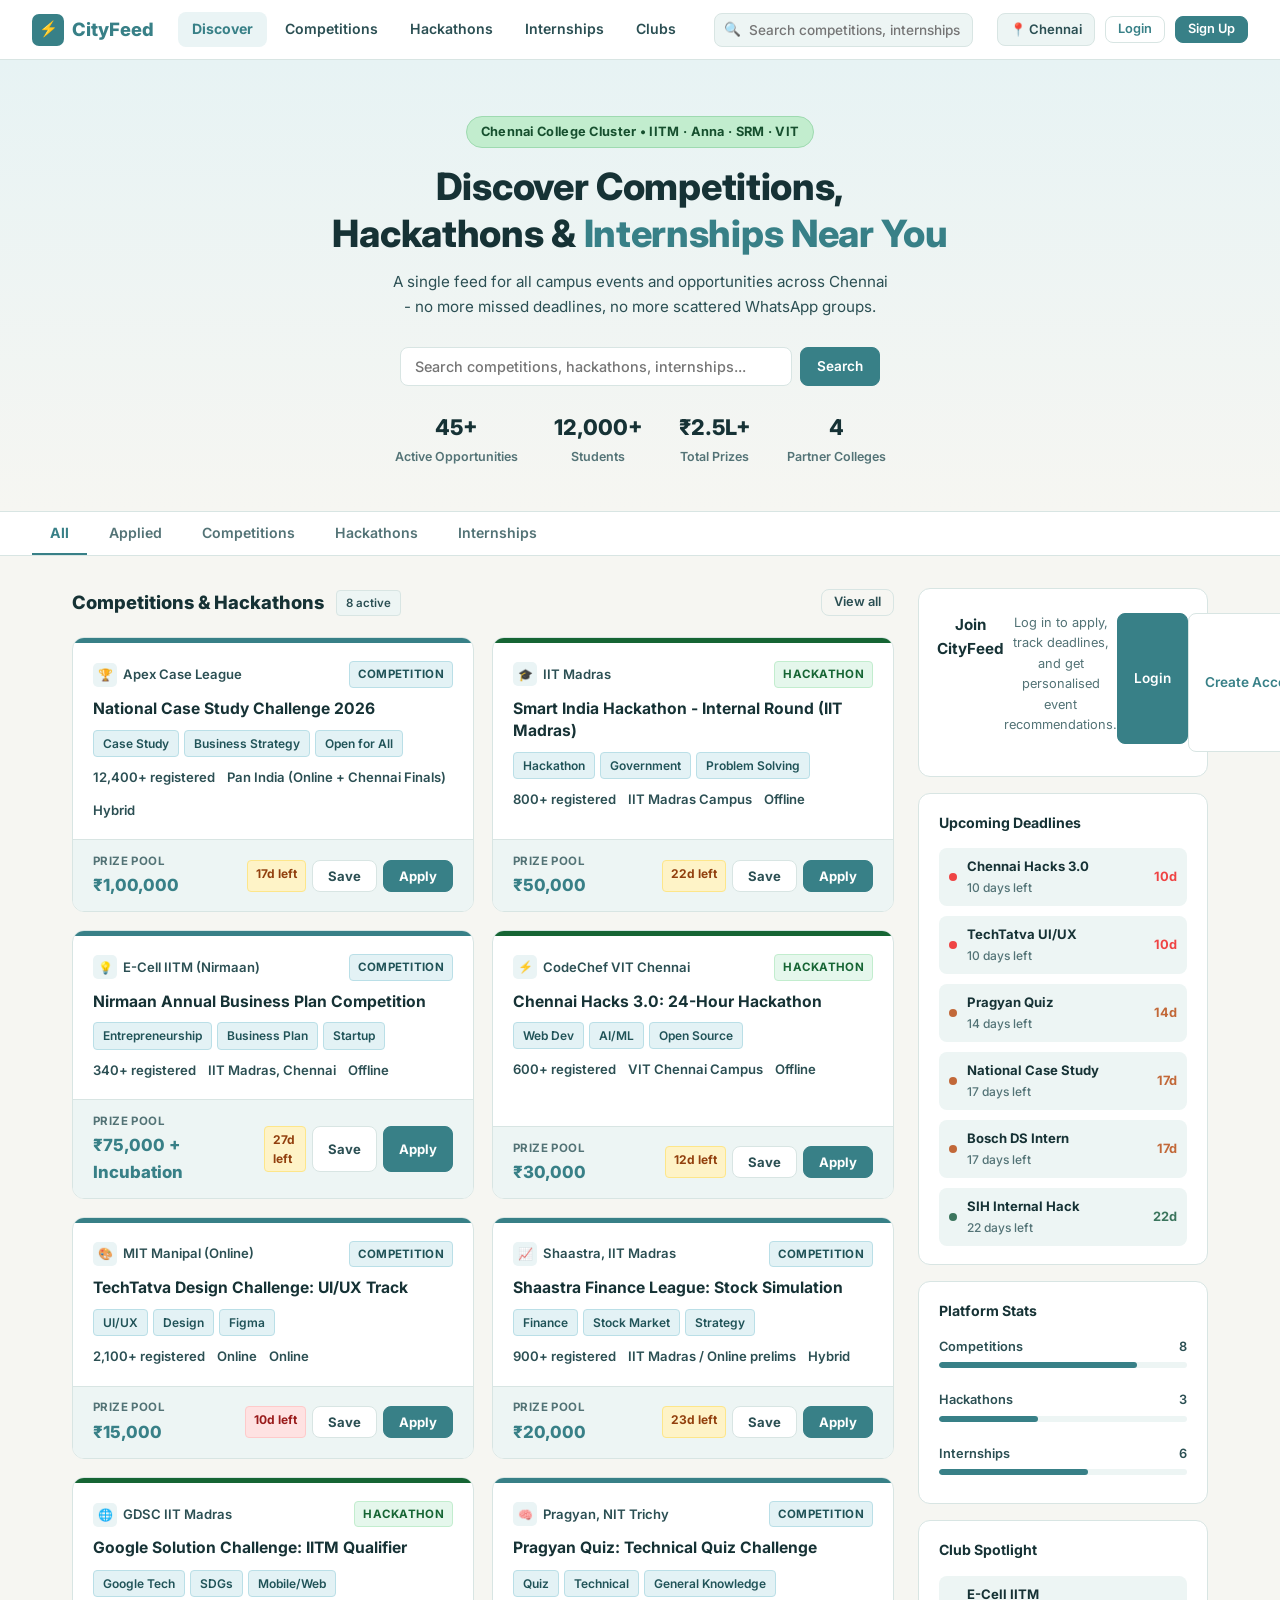
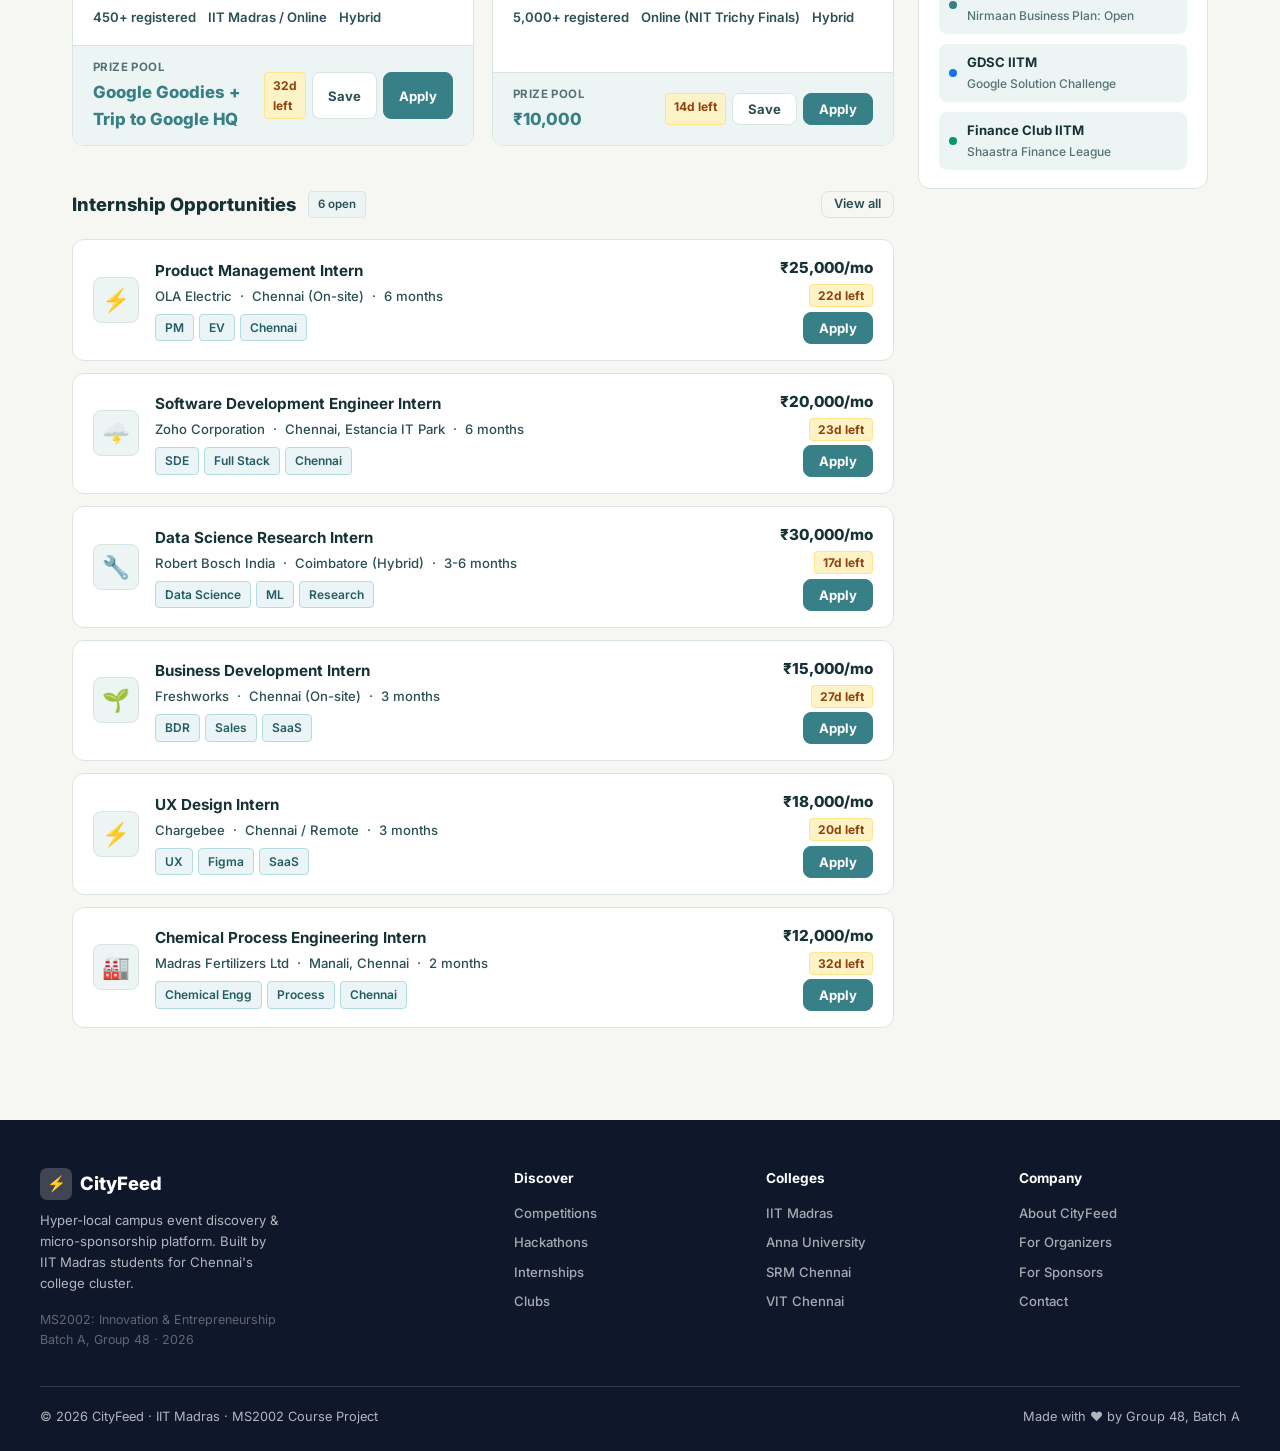
<file: index.html>
<!DOCTYPE html>
<html lang="en">

<head>
  <meta charset="UTF-8" />
  <meta name="viewport" content="width=device-width, initial-scale=1.0" />
  <title>CityFeed - IIT Madras | Discover Events, Competitions &amp; Internships in Chennai</title>
  <meta name="description"
    content="CityFeed is IIT Madras's hyper-local platform to discover competitions, hackathons, and internships across Chennai's college cluster." />
  <link rel="preconnect" href="https://fonts.googleapis.com" />
  <link href="https://fonts.googleapis.com/css2?family=Inter:wght@400;500;600;700;800;900&display=swap"
    rel="stylesheet" />
  <link rel="stylesheet" href="assets/css/main.css" />
  <link rel="icon"
    href="data:image/svg+xml,<svg xmlns='http://www.w3.org/2000/svg' viewBox='0 0 100 100'><text y='.9em' font-size='90'>⚡</text></svg>" />
</head>

<body>

  <!-- ============================================================
     NAVBAR
     ============================================================ -->
  <nav class="navbar">
    <a href="index.html" class="nav-logo">
      <div class="logo-icon">⚡</div>
      CityFeed
    </a>

    <div class="nav-links">
      <a href="index.html" class="active">Discover</a>
      <a href="pages/competitions.html">Competitions</a>
      <a href="pages/hackathons.html">Hackathons</a>
      <a href="pages/internships.html">Internships</a>
      <a href="pages/clubs.html">Clubs</a>
    </div>

    <div class="nav-search">
      <span class="search-icon">🔍</span>
      <input id="nav-search-input" type="text" placeholder="Search competitions, internships..." autocomplete="off" />
    </div>

    <div class="nav-actions">
      <div class="nav-city-badge">📍 Chennai</div>

      <!-- Logged out -->
      <div class="show-logged-out" style="display:flex; gap:10px; align-items:center">
        <button class="btn btn-outline btn-sm" onclick="openAuthModal('login')">Login</button>
        <button class="btn btn-primary btn-sm" onclick="openAuthModal('signup')">Sign Up</button>
      </div>

      <!-- Logged in -->
      <div class="show-logged-in" style="display:none; gap:10px; align-items:center">
        <a href="pages/profile.html" class="avatar user-avatar-display">PK</a>
      </div>
    </div>
  </nav>

  <!-- ============================================================
     HERO
     ============================================================ -->
  <section class="hero">
    <div class="hero-content">
      <div class="hero-badge">Chennai College Cluster &bull; IITM &middot; Anna &middot; SRM &middot; VIT</div>
      <h1>Discover Competitions, Hackathons &amp; <span>Internships Near You</span></h1>
      <p>A single feed for all campus events and opportunities across Chennai - no more missed deadlines, no more
        scattered WhatsApp groups.</p>

      <div class="hero-search">
        <input id="hero-search-input" type="text" placeholder="Search competitions, hackathons, internships..."
          autocomplete="off" />
        <button class="btn btn-primary"
          onclick="setSearch(document.getElementById('hero-search-input').value)">Search</button>
      </div>

      <div class="hero-stats">
        <div class="hero-stat"><strong>45+</strong><span>Active Opportunities</span></div>
        <div class="hero-stat"><strong>12,000+</strong><span>Students</span></div>
        <div class="hero-stat"><strong>₹2.5L+</strong><span>Total Prizes</span></div>
        <div class="hero-stat"><strong>4</strong><span>Partner Colleges</span></div>
      </div>
    </div>
  </section>

  <!-- ============================================================
     FILTER BAR
     ============================================================ -->
  <div class="filter-bar">
    <button class="filter-chip active" data-filter="all" onclick="setFilter('all')">All</button>
    <button class="filter-chip" data-filter="applied" onclick="setFilter('applied')">Applied <span
        id="filter-applied-pill" class="tag tag-green"
        style="font-size:0.7rem;padding:1px 6px;margin-left:4px;display:none">0</span></button>
    <button class="filter-chip" data-filter="competition" onclick="setFilter('competition')">Competitions</button>
    <button class="filter-chip" data-filter="hackathon" onclick="setFilter('hackathon')">Hackathons</button>
    <button class="filter-chip" data-filter="internship" onclick="setFilter('internship')">Internships</button>
  </div>

  <!-- ============================================================
     MAIN CONTENT
     ============================================================ -->
  <main>
    <div class="container">
      <div class="page-layout">

        <!-- ── Left Column ── -->
        <div class="main-col">

          <!-- Applied Opportunities Section -->
          <section id="applied-section" style="display:none;margin-bottom: 40px">
            <div class="section-header">
              <div style="display:flex;align-items:center;gap:10px">
                <h2 class="section-title">Your Applied Opportunities</h2>
                <span class="tag tag-green" id="applied-section-count" style="font-weight:700">0 applied</span>
              </div>
              <a href="pages/profile.html" class="btn btn-ghost btn-sm">Full Tracker in Profile →</a>
            </div>
            <div id="applied-content-container">
              <!-- JS rendered via renderAppliedSection -->
            </div>
          </section>

          <!-- Competitions Section -->
          <section id="competitions-section">
            <div class="section-header">
              <h2 class="section-title">Competitions &amp; Hackathons <span class="tag"
                  style="font-size:0.72rem;margin-left:4px">8 active</span></h2>
              <a href="pages/competitions.html" class="btn btn-ghost btn-sm">View all</a>
            </div>
            <div class="cards-grid" id="competitions-grid">
              <!-- JS rendered -->
            </div>
          </section>

          <!-- Internships Section -->
          <section id="internships-section" style="margin-top: 44px">
            <div class="section-header">
              <h2 class="section-title">Internship Opportunities <span class="tag"
                  style="font-size:0.72rem;margin-left:4px">6 open</span></h2>
              <a href="pages/internships.html" class="btn btn-ghost btn-sm">View all</a>
            </div>
            <div class="internship-list" id="internships-list">
              <!-- JS rendered -->
            </div>
          </section>

        </div>

        <!-- ── Sidebar ── -->
        <aside class="sidebar">

          <!-- Profile / Login Widget -->
          <div class="show-logged-in sidebar-widget profile-widget" style="display:none">
            <div class="avatar user-avatar-display">PK</div>
            <h3 class="user-name-display">Pranav Kolekar</h3>
            <p class="user-college-display">IIT Madras</p>
            <div class="stats-row">
              <div class="stat" style="cursor:pointer" onclick="setFilter('applied')"
                title="View applied opportunities"><strong class="applied-count">0</strong><small>Applied</small></div>
              <div class="stat"><strong class="saved-count">0</strong><small>Saved</small></div>
            </div>
            <a href="pages/profile.html" class="btn btn-sm">View Profile</a>
          </div>

          <div class="show-logged-out sidebar-widget" style="text-align:center;padding:24px 18px">
            <h3 style="font-weight:700;margin-bottom:6px;font-size:0.95rem">Join CityFeed</h3>
            <p style="font-size:0.8rem;color:var(--text-muted);margin-bottom:16px">Log in to apply, track deadlines, and
              get personalised event recommendations.</p>
            <button class="btn btn-primary w-full" style="justify-content:center;margin-bottom:8px"
              onclick="openAuthModal('login')">Login</button>
            <button class="btn btn-outline w-full" style="justify-content:center"
              onclick="openAuthModal('signup')">Create Account</button>
          </div>

          <!-- Upcoming Deadlines -->
          <div class="sidebar-widget">
            <div class="sidebar-widget-title">Upcoming Deadlines</div>
            <div class="deadline-list" id="deadline-list"></div>
          </div>

          <!-- Quick Stats -->
          <div class="sidebar-widget">
            <div class="sidebar-widget-title">Platform Stats</div>
            <div style="display:flex;flex-direction:column;gap:12px">
              <div class="skill-bar">
                <div class="skill-bar-label"><span>Competitions</span><span>8</span></div>
                <div class="skill-bar-track">
                  <div class="skill-bar-fill" style="width:80%"></div>
                </div>
              </div>
              <div class="skill-bar">
                <div class="skill-bar-label"><span>Hackathons</span><span>3</span></div>
                <div class="skill-bar-track">
                  <div class="skill-bar-fill" style="width:40%"></div>
                </div>
              </div>
              <div class="skill-bar">
                <div class="skill-bar-label"><span>Internships</span><span>6</span></div>
                <div class="skill-bar-track">
                  <div class="skill-bar-fill" style="width:60%"></div>
                </div>
              </div>
            </div>
          </div>

          <!-- IITM Club Spotlight -->
          <div class="sidebar-widget">
            <div class="sidebar-widget-title">Club Spotlight</div>
            <div style="display:flex;flex-direction:column;gap:10px">
              <div class="deadline-item">
                <div class="deadline-dot" style="background:var(--primary)"></div>
                <div class="info">
                  <strong>E-Cell IITM</strong>
                  <span>Nirmaan Business Plan: Open</span>
                </div>
              </div>
              <div class="deadline-item">
                <div class="deadline-dot" style="background:#1a73e8"></div>
                <div class="info">
                  <strong>GDSC IITM</strong>
                  <span>Google Solution Challenge</span>
                </div>
              </div>
              <div class="deadline-item">
                <div class="deadline-dot" style="background:#059669"></div>
                <div class="info">
                  <strong>Finance Club IITM</strong>
                  <span>Shaastra Finance League</span>
                </div>
              </div>
            </div>
          </div>

        </aside>
      </div>
    </div>
  </main>

  <!-- ============================================================
     FOOTER
     ============================================================ -->
  <footer>
    <div class="footer-grid">
      <div class="footer-brand">
        <a href="index.html" class="nav-logo">
          <div class="logo-icon">⚡</div>
          CityFeed
        </a>
        <p>Hyper-local campus event discovery &amp; micro-sponsorship platform. Built by IIT Madras students for
          Chennai's college cluster.</p>
        <div style="margin-top:16px;font-size:0.78rem;opacity:0.5">MS2002: Innovation &amp; Entrepreneurship<br />Batch
          A, Group 48 · 2026</div>
      </div>
      <div class="footer-col">
        <h4>Discover</h4>
        <ul>
          <li><a href="pages/competitions.html">Competitions</a></li>
          <li><a href="pages/hackathons.html">Hackathons</a></li>
          <li><a href="pages/internships.html">Internships</a></li>
          <li><a href="pages/clubs.html">Clubs</a></li>
        </ul>
      </div>
      <div class="footer-col">
        <h4>Colleges</h4>
        <ul>
          <li><a href="#">IIT Madras</a></li>
          <li><a href="#">Anna University</a></li>
          <li><a href="#">SRM Chennai</a></li>
          <li><a href="#">VIT Chennai</a></li>
        </ul>
      </div>
      <div class="footer-col">
        <h4>Company</h4>
        <ul>
          <li><a href="#">About CityFeed</a></li>
          <li><a href="#">For Organizers</a></li>
          <li><a href="#">For Sponsors</a></li>
          <li><a href="#">Contact</a></li>
        </ul>
      </div>
    </div>
    <div class="footer-bottom">
      <div>© 2026 CityFeed · IIT Madras · MS2002 Course Project</div>
      <div>Made with ❤️ by Group 48, Batch A</div>
    </div>
  </footer>

  <!-- ============================================================
     MODALS
     ============================================================ -->

  <!-- Auth Modal -->
  <div class="modal-overlay" id="auth-modal">
    <div class="modal">
      <div class="modal-header">
        <div>
          <div style="font-size:1.6rem;margin-bottom:4px">⚡</div>
          <h2 style="font-size:1.1rem;font-weight:800">Welcome to CityFeed</h2>
          <p style="font-size:0.82rem;color:var(--text-muted)">Your campus event feed for Chennai cluster</p>
        </div>
        <button class="modal-close" onclick="closeAuthModal()">✕</button>
      </div>
      <div class="modal-body">
        <div class="auth-tabs">
          <div class="auth-tab active" data-tab="login" onclick="switchAuthTab('login')">Login</div>
          <div class="auth-tab" data-tab="signup" onclick="switchAuthTab('signup')">Sign Up</div>
        </div>

        <!-- Login Form -->
        <div id="login-form">
          <div class="demo-hint">
            <strong>🎯 Demo Credentials</strong>
            Email: demo@iitm.ac.in &nbsp;|&nbsp; Password: cityfeed2026
          </div>
          <form id="login-form-el">
            <div id="login-error"
              style="display:none;background:#fef2f2;border:1px solid #fecaca;color:#991b1b;padding:10px 14px;border-radius:8px;font-size:0.82rem;margin-bottom:16px">
            </div>
            <div class="form-group">
              <label class="form-label">College Email</label>
              <input id="login-email" class="form-input" type="email" placeholder="demo@iitm.ac.in"
                value="demo@iitm.ac.in" required />
            </div>
            <div class="form-group">
              <label class="form-label">Password</label>
              <input id="login-pwd" class="form-input" type="password" placeholder="••••••••••" value="cityfeed2026"
                required />
            </div>
            <button type="submit" class="btn btn-primary w-full" style="justify-content:center;margin-top:4px">Login
              →</button>
          </form>
        </div>

        <!-- Signup Form -->
        <div id="signup-form" class="hidden">
          <form id="signup-form-el">
            <div class="form-row">
              <div class="form-group">
                <label class="form-label">Full Name</label>
                <input id="signup-name" class="form-input" type="text" placeholder="Pranav Kolekar" required />
              </div>
              <div class="form-group">
                <label class="form-label">Roll Number</label>
                <input class="form-input" type="text" placeholder="CH25B071" required />
              </div>
            </div>
            <div class="form-group">
              <label class="form-label">College Email</label>
              <input class="form-input" type="email" placeholder="ch25b071@smail.iitm.ac.in" required />
            </div>
            <div class="form-row">
              <div class="form-group">
                <label class="form-label">College</label>
                <select class="form-input" required>
                  <option value="">Select college</option>
                  <option>IIT Madras</option>
                  <option>Anna University</option>
                  <option>SRM Chennai</option>
                  <option>VIT Chennai</option>
                  <option>Other</option>
                </select>
              </div>
              <div class="form-group">
                <label class="form-label">Department</label>
                <input class="form-input" type="text" placeholder="Chemical Engg" required />
              </div>
            </div>
            <div class="form-group">
              <label class="form-label">Password</label>
              <input class="form-input" type="password" placeholder="Create password" required />
            </div>
            <button type="submit" class="btn btn-primary w-full" style="justify-content:center">Create Account
              →</button>
          </form>
        </div>

      </div>
    </div>
  </div>

  <!-- Apply Modal -->
  <div class="modal-overlay" id="apply-modal">
    <div class="modal" style="max-width:640px;overflow:hidden;padding:0">
      <div class="apply-modal-banner">
        <button class="modal-header-close" onclick="closeApplyModal()">✕</button>
        <div class="sub-badge">Official Application Form</div>
        <h2 id="apply-modal-title">Opportunity Title</h2>
        <p id="apply-modal-org">Organization Name</p>
      </div>
      <div class="apply-modal-body">
        <input type="hidden" id="apply-item-id" />

        <div class="step-indicator">
          <div class="step active">
            <div class="step-num">1</div> Personal
          </div>
          <div class="step-line done"></div>
          <div class="step active">
            <div class="step-num">2</div> Academics
          </div>
          <div class="step-line done"></div>
          <div class="step active">
            <div class="step-num">3</div> Team &amp; Mode
          </div>
          <div class="step-line done"></div>
          <div class="step active">
            <div class="step-num">4</div> Submit
          </div>
        </div>

        <form id="apply-form-el" onsubmit="submitApplication(event)">
          <!-- 1. Personal & Contact Details -->
          <div class="form-section-title">1. Personal &amp; Contact Details</div>
          <div class="form-row">
            <div class="form-group">
              <label class="form-label">Full Name <span class="req">*</span></label>
              <input id="app-fullname" class="form-input" type="text" placeholder="e.g. Pranav Kolekar" required />
            </div>
            <div class="form-group">
              <label class="form-label">College Email Address <span class="req">*</span></label>
              <input id="app-email" class="form-input" type="email" placeholder="e.g. ch25b071@smail.iitm.ac.in"
                required />
            </div>
          </div>

          <div class="form-row">
            <div class="form-group">
              <label class="form-label">WhatsApp / Contact Number <span class="req">*</span></label>
              <input id="app-phone" class="form-input" type="tel" placeholder="+91 98765 43210" value="+91 98765 43210"
                required />
            </div>
            <div class="form-group">
              <label class="form-label">Gender <span class="opt">(Optional)</span></label>
              <select id="app-gender" class="form-input">
                <option value="Male" selected>Male</option>
                <option value="Female">Female</option>
                <option value="Other">Other</option>
                <option value="Prefer not to say">Prefer not to say</option>
              </select>
            </div>
          </div>

          <div class="form-group">
            <label class="form-label">Current City / Campus Location <span class="opt">(Optional)</span></label>
            <input id="app-location" class="form-input" type="text" placeholder="e.g. Chennai (IIT Madras Campus)"
              value="Chennai (IIT Madras Campus)" />
          </div>

          <!-- 2. Academic & Institution Details -->
          <div class="form-section-title">2. Academic &amp; Institution Details</div>
          <div class="form-group">
            <label class="form-label">College / University Name <span class="req">*</span></label>
            <select id="app-college" class="form-input" required>
              <option value="IIT Madras" selected>IIT Madras (Indian Institute of Technology Madras)</option>
              <option value="Anna University">Anna University (CEG / ACT Tech)</option>
              <option value="SRM Chennai">SRM Institute of Science and Technology, Kattankulathur</option>
              <option value="VIT Chennai">Vellore Institute of Technology, Chennai Campus</option>
              <option value="SSN College">SSN College of Engineering, Chennai</option>
              <option value="NIT Trichy">National Institute of Technology, Tiruchirappalli</option>
              <option value="Other">Other College / University</option>
            </select>
          </div>

          <div class="form-row">
            <div class="form-group">
              <label class="form-label">Degree Program <span class="req">*</span></label>
              <select id="app-degree" class="form-input" required>
                <option value="B.Tech" selected>B.Tech (Bachelor of Technology)</option>
                <option value="Dual Degree">Dual Degree (B.Tech + M.Tech)</option>
                <option value="B.E.">B.E. (Bachelor of Engineering)</option>
                <option value="M.Tech">M.Tech / M.E.</option>
                <option value="MBA">MBA / Management</option>
                <option value="M.Sc">M.Sc / MS (by Research)</option>
                <option value="B.Sc">B.Sc / BCA</option>
                <option value="Ph.D">Ph.D. Scholar</option>
                <option value="Other">Other</option>
              </select>
            </div>
            <div class="form-group">
              <label class="form-label">Department / Stream <span class="req">*</span></label>
              <select id="app-dept" class="form-input" required>
                <option value="Chemical Engineering" selected>Chemical Engineering</option>
                <option value="Computer Science & Engineering">Computer Science &amp; Engineering</option>
                <option value="Electrical Engineering">Electrical &amp; Electronics Engineering</option>
                <option value="Mechanical Engineering">Mechanical Engineering</option>
                <option value="Aerospace Engineering">Aerospace Engineering</option>
                <option value="Civil Engineering">Civil Engineering</option>
                <option value="Engineering Design">Engineering Design / Data Science</option>
                <option value="Management Studies">Management Studies</option>
                <option value="Physics / Chemistry / Math">Sciences / Humanities</option>
                <option value="Other">Other Department</option>
              </select>
            </div>
          </div>

          <div class="form-row">
            <div class="form-group">
              <label class="form-label">Year of Study / Batch <span class="req">*</span></label>
              <select id="app-year" class="form-input" required>
                <option value="1st Year" selected>1st Year (Batch of 2029)</option>
                <option value="2nd Year">2nd Year (Batch of 2028)</option>
                <option value="3rd Year">3rd Year (Batch of 2027)</option>
                <option value="4th Year">4th Year (Batch of 2026)</option>
                <option value="5th Year">5th Year (Dual Degree)</option>
                <option value="Postgraduate">Postgraduate / Research</option>
              </select>
            </div>
            <div class="form-group">
              <label class="form-label">Roll Number / Student ID <span class="req">*</span></label>
              <input id="app-rollno" class="form-input" type="text" placeholder="e.g. CH25B071" value="CH25B071"
                required />
            </div>
          </div>

          <div class="form-group">
            <label class="form-label">Current CGPA / Percentage <span class="opt">(Optional)</span></label>
            <input id="app-cgpa" class="form-input" type="text" placeholder="e.g. 8.65 / 10" value="8.65 / 10" />
          </div>

          <!-- 3. Participation Mode -->
          <div class="form-section-title">3. Participation Mode &amp; Team Details</div>
          <div class="form-group">
            <label class="form-label">Register As <span class="req">*</span></label>
            <div class="radio-group">
              <label class="radio-label">
                <input type="radio" name="participationType" value="Individual" checked
                  onchange="toggleTeamFields(false)" />
                Individual Candidate
              </label>
              <label class="radio-label">
                <input type="radio" name="participationType" value="Team Leader" onchange="toggleTeamFields(true)" />
                Team Leader / Team Entry
              </label>
            </div>
          </div>

          <div id="team-fields-box"
            style="display:none;background:var(--surface-subtle);padding:14px;border-radius:var(--radius);margin-bottom:14px;border:1px solid var(--border)">
            <div class="form-row">
              <div class="form-group" style="margin-bottom:10px">
                <label class="form-label">Team Name <span class="req">*</span></label>
                <input id="app-team-name" class="form-input" type="text" placeholder="e.g. ByteCraft IITM" />
              </div>
              <div class="form-group" style="margin-bottom:10px">
                <label class="form-label">Total Team Size</label>
                <select id="app-team-size" class="form-input">
                  <option value="2">2 Members</option>
                  <option value="3" selected>3 Members</option>
                  <option value="4">4 Members</option>
                  <option value="5">5 Members</option>
                  <option value="6">6 Members</option>
                </select>
              </div>
            </div>
            <div class="form-group" style="margin-bottom:0">
              <label class="form-label">Teammate Names, Emails &amp; Roll Numbers</label>
              <textarea id="app-team-members" class="form-input" rows="2"
                placeholder="e.g. Anurag Kumar (NA25B013), Yash Tulshyan (CS25B095)"></textarea>
            </div>
          </div>

          <!-- 4. Experience & Portfolio -->
          <div class="form-section-title">4. Experience &amp; Profiles</div>
          <div class="form-row">
            <div class="form-group">
              <label class="form-label">LinkedIn Profile URL <span class="opt">(Optional)</span></label>
              <input id="app-linkedin" class="form-input" type="url" placeholder="https://linkedin.com/in/username" />
            </div>
            <div class="form-group">
              <label class="form-label">GitHub / Portfolio URL <span class="opt">(Optional)</span></label>
              <input id="app-portfolio" class="form-input" type="url" placeholder="https://github.com/username" />
            </div>
          </div>

          <div class="form-row">
            <div class="form-group">
              <label class="form-label">Key Technical / Domain Skills <span class="opt">(Optional)</span></label>
              <input id="app-skills" class="form-input" type="text"
                placeholder="e.g. Python, AI/ML, React, CAD, Financial Modeling"
                value="Python, Data Science, Problem Solving" />
            </div>
            <div class="form-group">
              <label class="form-label">Prior Event Experience <span class="opt">(Optional)</span></label>
              <select id="app-experience" class="form-input">
                <option value="First-time participant">First-time participant</option>
                <option value="Participated in 1-2 events" selected>Participated in 1-2 events</option>
                <option value="Winner / Finalist previously">Winner / Finalist previously</option>
              </select>
            </div>
          </div>

          <!-- 5. Motivation & Resume -->
          <div class="form-section-title">5. Motivation, Resume &amp; Submission</div>
          <div class="form-group">
            <label class="form-label">Why do you want to participate / Problem-solving approach? <span
                class="opt">(Optional)</span></label>
            <textarea id="app-motivation" class="form-input" rows="2"
              placeholder="Briefly describe your interest, background, or solution approach..."></textarea>
          </div>

          <div class="form-group">
            <label class="form-label">Resume / CV Link <span class="opt">(Google Drive, Notion, Dropbox,
                LinkedIn)</span></label>
            <input id="app-resume-link" class="form-input" type="url" placeholder="https://drive.google.com/file/d/..."
              value="https://drive.google.com/file/d/demo-resume-pranav/view" />
          </div>

          <div class="form-group">
            <label class="form-label">Or Upload Resume File <span class="opt">(PDF / DOCX, max 5MB)</span></label>
            <div id="drop-zone" onclick="document.getElementById('app-resume-file').click()"
              style="border:2px dashed var(--border);border-radius:var(--radius);padding:18px;text-align:center;cursor:pointer;background:var(--surface-subtle);transition:var(--transition)">
              <div style="font-size:1.4rem;margin-bottom:4px">📎</div>
              <div id="upload-label" style="font-size:0.85rem;font-weight:700;color:var(--text-primary)">Click to select
                or drag &amp; drop resume</div>
              <div style="font-size:0.75rem;color:var(--text-muted);margin-top:2px">PDF, DOC, DOCX up to 5MB</div>
            </div>
            <input type="file" id="app-resume-file" style="display:none"
              onchange="const f = this.files[0]; if(f) document.getElementById('upload-label').innerHTML = '✅ Selected: <strong>' + f.name + '</strong>';" />
          </div>

          <div class="form-group">
            <label class="form-label">How did you hear about this event?</label>
            <select id="app-referral" class="form-input">
              <option value="CityFeed Campus Feed" selected>CityFeed Campus Feed</option>
              <option value="Club WhatsApp Group">Club WhatsApp Group</option>
              <option value="Hostel / Department Notice Board">Hostel / Department Notice Board</option>
              <option value="Senior / Batchmate Recommendation">Senior / Batchmate Recommendation</option>
            </select>
          </div>

          <div class="form-group">
            <label class="checkbox-label">
              <input type="checkbox" required checked />
              <span style="font-size:0.82rem;line-height:1.45;color:var(--text-primary)">I confirm that all personal and
                academic details provided are accurate and I agree to abide by the event rules, plagiarism regulations,
                and code of conduct.</span>
            </label>
          </div>

          <div style="display:flex;gap:12px;margin-top:20px">
            <button type="button" class="btn btn-ghost"
              style="flex:1;justify-content:center;padding:12px;font-size:0.9rem"
              onclick="closeApplyModal()">Cancel</button>
            <button type="submit" class="btn btn-primary"
              style="flex:2;justify-content:center;padding:12px;font-size:0.92rem">🚀 Submit Application</button>
          </div>
        </form>
      </div>
    </div>
  </div>

  <!-- Detail Modal -->
  <div class="modal-overlay" id="detail-modal">
    <div class="modal" style="max-width:620px;overflow:hidden;padding:0">
      <div id="detail-modal-content"></div>
    </div>
  </div>

  <!-- Toast Container -->
  <div id="toast-container"></div>

  <script src="assets/js/app.js"></script>
</body>

</html>
</file>
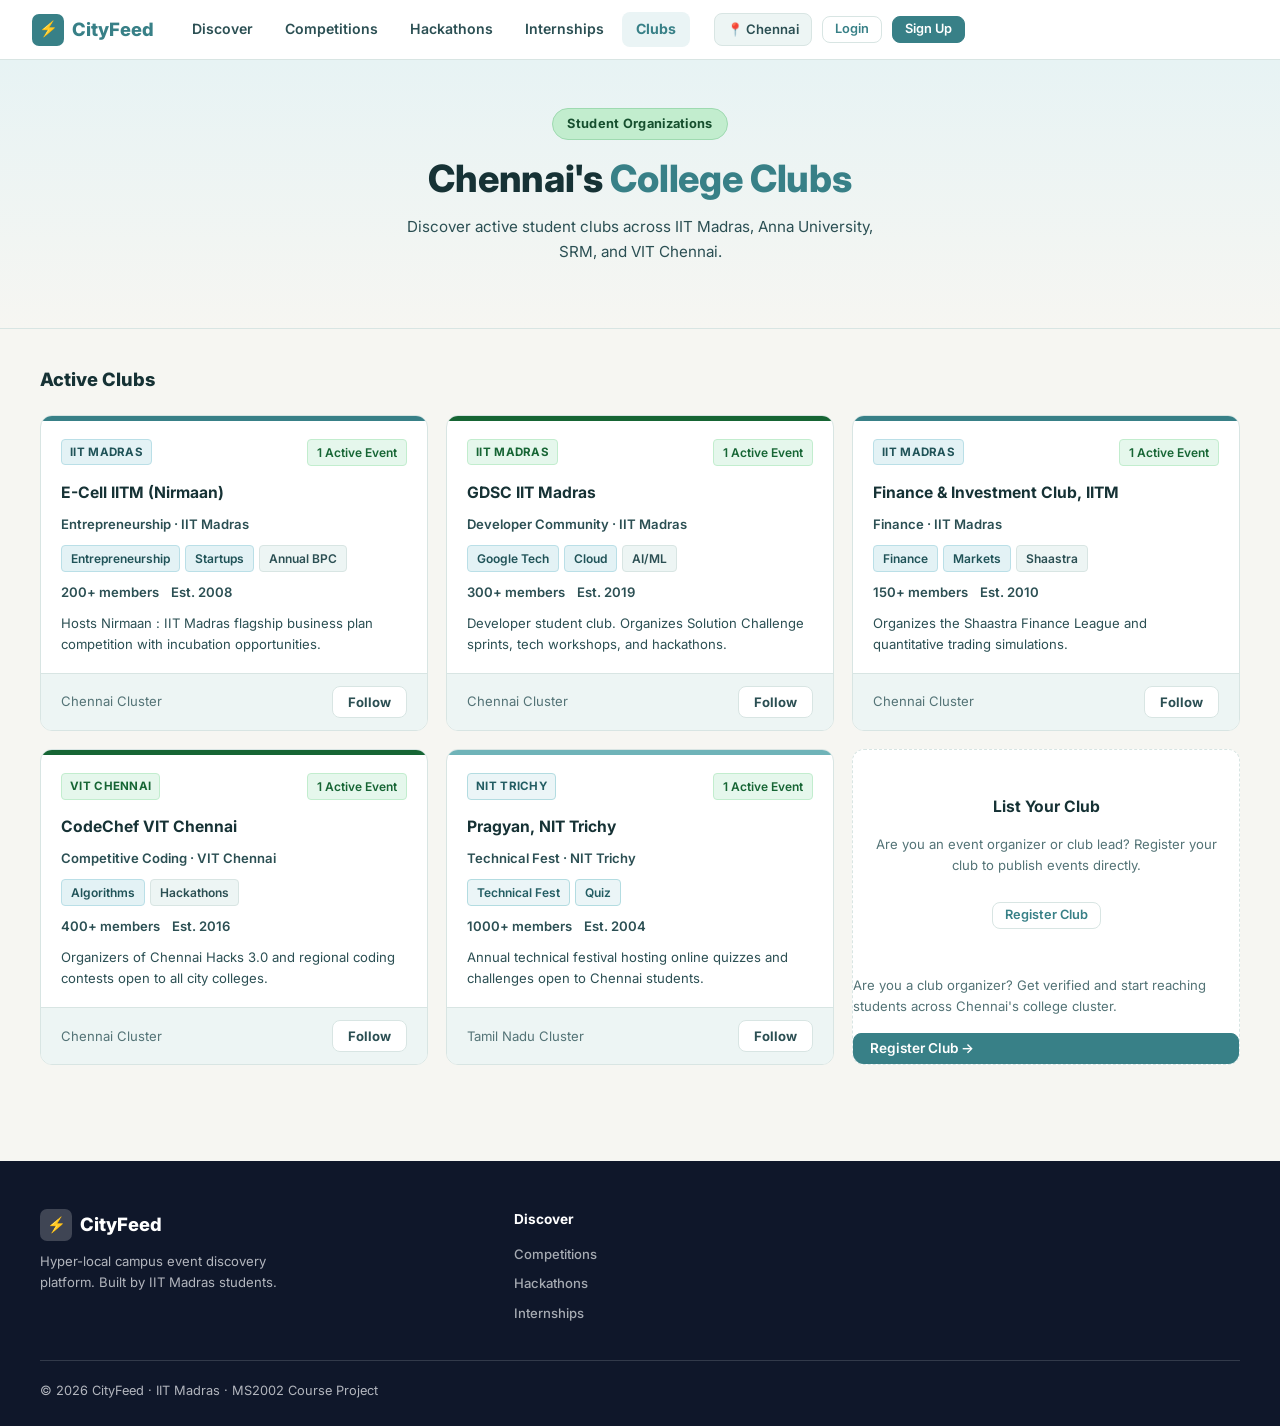
<file: pages/clubs.html>
<!DOCTYPE html>
<html lang="en">
<head>
  <meta charset="UTF-8" />
  <meta name="viewport" content="width=device-width, initial-scale=1.0" />
  <title>Clubs - CityFeed | IIT Madras</title>
  <link rel="preconnect" href="https://fonts.googleapis.com" />
  <link href="https://fonts.googleapis.com/css2?family=Inter:wght@400;500;600;700;800;900&display=swap" rel="stylesheet" />
  <link rel="stylesheet" href="../assets/css/main.css" />
  <link rel="icon" href="data:image/svg+xml,<svg xmlns='http://www.w3.org/2000/svg' viewBox='0 0 100 100'><text y='.9em' font-size='90'>⚡</text></svg>" />
</head>
<body>

<nav class="navbar">
  <a href="../index.html" class="nav-logo"><div class="logo-icon">⚡</div>CityFeed</a>
  <div class="nav-links">
    <a href="../index.html">Discover</a>
    <a href="competitions.html">Competitions</a>
    <a href="hackathons.html">Hackathons</a>
    <a href="internships.html">Internships</a>
    <a href="clubs.html" class="active">Clubs</a>
  </div>
  <div class="nav-actions">
    <div class="nav-city-badge">📍 Chennai</div>
    <div class="show-logged-out" style="display:flex;gap:10px;align-items:center">
      <button class="btn btn-outline btn-sm" onclick="openAuthModal('login')">Login</button>
      <button class="btn btn-primary btn-sm" onclick="openAuthModal('signup')">Sign Up</button>
    </div>
    <div class="show-logged-in" style="display:none;gap:10px;align-items:center">
      <a href="profile.html" class="avatar user-avatar-display">PK</a>
    </div>
  </div>
</nav>

<section class="hero" style="padding:48px 24px 36px">
  <div class="hero-content">
    <div class="hero-badge">Student Organizations</div>
    <h1>Chennai's <span>College Clubs</span></h1>
    <p>Discover active student clubs across IIT Madras, Anna University, SRM, and VIT Chennai.</p>
  </div>
</section>

<main class="container section">
  <div class="section-header">
    <h2 class="section-title">Active Clubs</h2>
  </div>
  <div class="cards-grid">

    <!-- IITM Clubs -->
    <div class="card" style="cursor:default">
      <div class="card-banner competition"></div>
      <div class="card-body">
        <div class="card-top-row">
          <span class="type-pill competition">IIT Madras</span>
          <span class="tag tag-green">1 Active Event</span>
        </div>
        <div class="card-title" style="margin-top:6px">E-Cell IITM (Nirmaan)</div>
        <div class="card-org"><span>Entrepreneurship &middot; IIT Madras</span></div>
        <div class="card-tags"><span class="tag tag-blue">Entrepreneurship</span><span class="tag tag-blue">Startups</span><span class="tag">Annual BPC</span></div>
        <div class="card-meta"><span>200+ members</span><span>Est. 2008</span></div>
        <p style="font-size:0.82rem;color:var(--text-secondary)">Hosts Nirmaan : IIT Madras flagship business plan competition with incubation opportunities.</p>
      </div>
      <div class="card-footer">
        <span class="text-muted text-sm">Chennai Cluster</span>
        <button class="apply-btn save-btn" onclick="showToast('Following E-Cell IITM!','info','✓')">Follow</button>
      </div>
    </div>

    <div class="card" style="cursor:default">
      <div class="card-banner hackathon"></div>
      <div class="card-body">
        <div class="card-top-row">
          <span class="type-pill hackathon">IIT Madras</span>
          <span class="tag tag-green">1 Active Event</span>
        </div>
        <div class="card-title" style="margin-top:6px">GDSC IIT Madras</div>
        <div class="card-org"><span>Developer Community &middot; IIT Madras</span></div>
        <div class="card-tags"><span class="tag tag-blue">Google Tech</span><span class="tag tag-blue">Cloud</span><span class="tag">AI/ML</span></div>
        <div class="card-meta"><span>300+ members</span><span>Est. 2019</span></div>
        <p style="font-size:0.82rem;color:var(--text-secondary)">Developer student club. Organizes Solution Challenge sprints, tech workshops, and hackathons.</p>
      </div>
      <div class="card-footer">
        <span class="text-muted text-sm">Chennai Cluster</span>
        <button class="apply-btn save-btn" onclick="showToast('Following GDSC IITM!','info','✓')">Follow</button>
      </div>
    </div>

    <div class="card" style="cursor:default">
      <div class="card-banner competition"></div>
      <div class="card-body">
        <div class="card-top-row">
          <span class="type-pill competition">IIT Madras</span>
          <span class="tag tag-green">1 Active Event</span>
        </div>
        <div class="card-title" style="margin-top:6px">Finance &amp; Investment Club, IITM</div>
        <div class="card-org"><span>Finance &middot; IIT Madras</span></div>
        <div class="card-tags"><span class="tag tag-blue">Finance</span><span class="tag tag-blue">Markets</span><span class="tag">Shaastra</span></div>
        <div class="card-meta"><span>150+ members</span><span>Est. 2010</span></div>
        <p style="font-size:0.82rem;color:var(--text-secondary)">Organizes the Shaastra Finance League and quantitative trading simulations.</p>
      </div>
      <div class="card-footer">
        <span class="text-muted text-sm">Chennai Cluster</span>
        <button class="apply-btn save-btn" onclick="showToast('Following Finance Club!','info','✓')">Follow</button>
      </div>
    </div>

    <!-- Other college clubs -->
    <div class="card" style="cursor:default">
      <div class="card-banner hackathon"></div>
      <div class="card-body">
        <div class="card-top-row">
          <span class="type-pill hackathon">VIT Chennai</span>
          <span class="tag tag-green">1 Active Event</span>
        </div>
        <div class="card-title" style="margin-top:6px">CodeChef VIT Chennai</div>
        <div class="card-org"><span>Competitive Coding &middot; VIT Chennai</span></div>
        <div class="card-tags"><span class="tag tag-blue">Algorithms</span><span class="tag">Hackathons</span></div>
        <div class="card-meta"><span>400+ members</span><span>Est. 2016</span></div>
        <p style="font-size:0.82rem;color:var(--text-secondary)">Organizers of Chennai Hacks 3.0 and regional coding contests open to all city colleges.</p>
      </div>
      <div class="card-footer">
        <span class="text-muted text-sm">Chennai Cluster</span>
        <button class="apply-btn save-btn" onclick="showToast('Following CodeChef VIT!','info','✓')">Follow</button>
      </div>
    </div>

    <div class="card" style="cursor:default">
      <div class="card-banner internship"></div>
      <div class="card-body">
        <div class="card-top-row">
          <span class="type-pill internship">NIT Trichy</span>
          <span class="tag tag-green">1 Active Event</span>
        </div>
        <div class="card-title" style="margin-top:6px">Pragyan, NIT Trichy</div>
        <div class="card-org"><span>Technical Fest &middot; NIT Trichy</span></div>
        <div class="card-tags"><span class="tag tag-orange">Technical Fest</span><span class="tag tag-orange">Quiz</span></div>
        <div class="card-meta"><span>1000+ members</span><span>Est. 2004</span></div>
        <p style="font-size:0.82rem;color:var(--text-secondary)">Annual technical festival hosting online quizzes and challenges open to Chennai students.</p>
      </div>
      <div class="card-footer">
        <span class="text-muted text-sm">Tamil Nadu Cluster</span>
        <button class="apply-btn save-btn" onclick="showToast('Following Pragyan!','info','✓')">Follow</button>
      </div>
    </div>

    <!-- Add Club CTA -->
    <div class="card" style="cursor:default;border:1px dashed var(--border)">
      <div class="card-body" style="justify-content:center;align-items:center;text-align:center;padding:36px 20px">
        <div class="card-title" style="margin-bottom:6px">List Your Club</div>
        <p style="font-size:0.82rem;color:var(--text-muted);margin-bottom:16px">Are you an event organizer or club lead? Register your club to publish events directly.</p>
        <button class="btn btn-outline btn-sm" onclick="showToast('Organizer onboarding coming soon!','info','✓')">Register Club</button>
      </div>
        <p style="font-size:0.82rem;color:var(--text-muted);margin-bottom:16px">Are you a club organizer? Get verified and start reaching students across Chennai's college cluster.</p>
        <button class="btn btn-primary" onclick="showToast('Organizer onboarding coming soon!','info','🚀')">Register Club →</button>
      </div>
    </div>

  </div>
</main>

<footer>
  <div class="footer-grid">
    <div class="footer-brand"><a href="../index.html" class="nav-logo"><div class="logo-icon">⚡</div>CityFeed</a><p>Hyper-local campus event discovery platform. Built by IIT Madras students.</p></div>
    <div class="footer-col"><h4>Discover</h4><ul><li><a href="competitions.html">Competitions</a></li><li><a href="hackathons.html">Hackathons</a></li><li><a href="internships.html">Internships</a></li></ul></div>
  </div>
  <div class="footer-bottom"><div>© 2026 CityFeed · IIT Madras · MS2002 Course Project</div></div>
</footer>

<div class="modal-overlay" id="auth-modal">
  <div class="modal">
    <div class="modal-header"><div><div style="font-size:1.6rem;margin-bottom:4px">⚡</div><h2 style="font-size:1.1rem;font-weight:800">Welcome to CityFeed</h2></div><button class="modal-close" onclick="closeAuthModal()">✕</button></div>
    <div class="modal-body">
      <div class="auth-tabs"><div class="auth-tab active" data-tab="login" onclick="switchAuthTab('login')">Login</div><div class="auth-tab" data-tab="signup" onclick="switchAuthTab('signup')">Sign Up</div></div>
      <div id="login-form"><div class="demo-hint"><strong>🎯 Demo</strong> demo@iitm.ac.in / cityfeed2026</div><form id="login-form-el"><div id="login-error" style="display:none;background:#fef2f2;border:1px solid #fecaca;color:#991b1b;padding:10px 14px;border-radius:8px;font-size:0.82rem;margin-bottom:16px"></div><div class="form-group"><label class="form-label">Email</label><input id="login-email" class="form-input" type="email" value="demo@iitm.ac.in" required /></div><div class="form-group"><label class="form-label">Password</label><input id="login-pwd" class="form-input" type="password" value="cityfeed2026" required /></div><button type="submit" class="btn btn-primary w-full" style="justify-content:center">Login →</button></form></div>
      <div id="signup-form" class="hidden"><form id="signup-form-el"><div class="form-group"><label class="form-label">Full Name</label><input id="signup-name" class="form-input" type="text" required /></div><div class="form-group"><label class="form-label">Email</label><input class="form-input" type="email" required /></div><div class="form-group"><label class="form-label">College</label><select class="form-input" required><option value="">Select</option><option>IIT Madras</option><option>Anna University</option><option>SRM Chennai</option><option>VIT Chennai</option></select></div><div class="form-group"><label class="form-label">Password</label><input class="form-input" type="password" required /></div><button type="submit" class="btn btn-primary w-full" style="justify-content:center">Create Account →</button></form></div>
    </div>
  </div>
</div>
<div id="toast-container"></div>
<script src="../assets/js/app.js"></script>
</body>
</html>
</file>
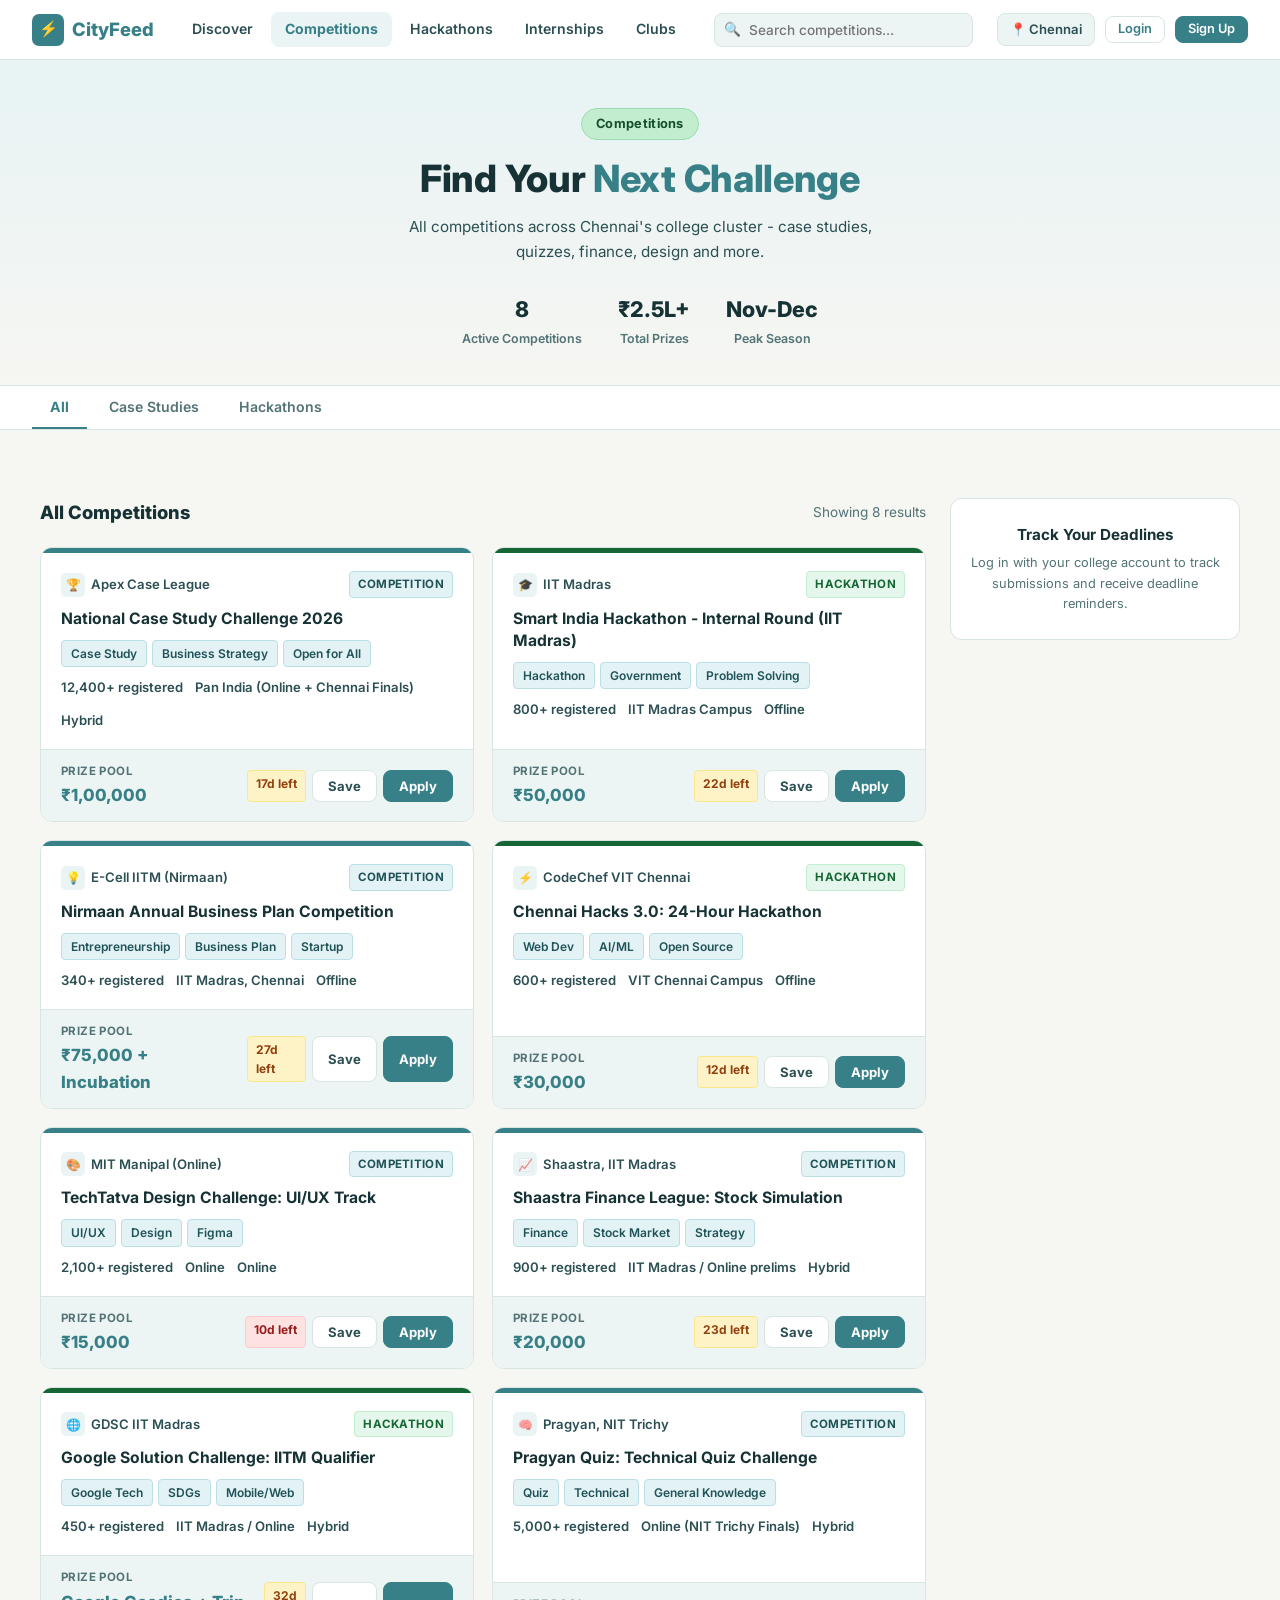
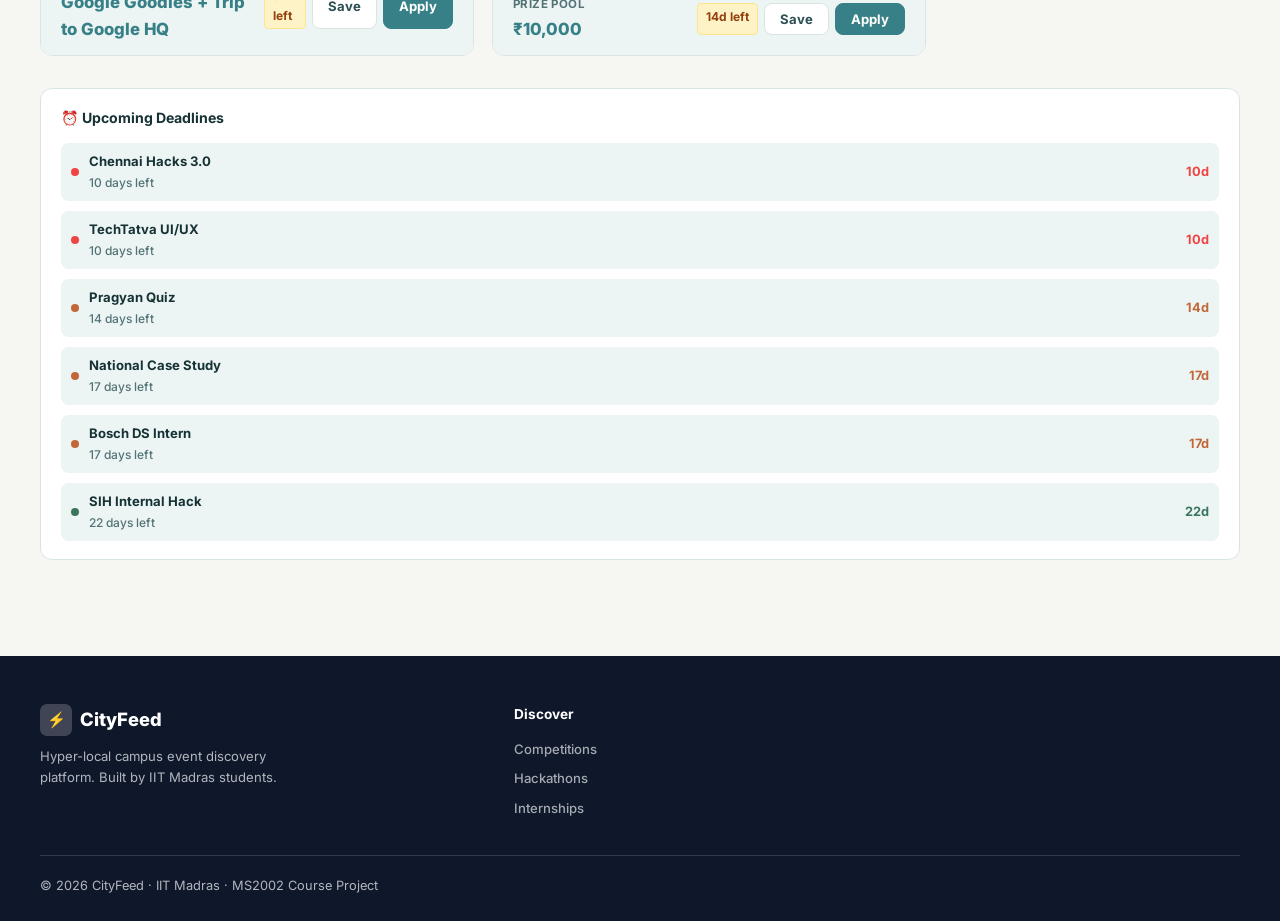
<file: pages/competitions.html>
<!DOCTYPE html>
<html lang="en">
<head>
  <meta charset="UTF-8" />
  <meta name="viewport" content="width=device-width, initial-scale=1.0" />
  <title>Competitions: CityFeed | IIT Madras</title>
  <link rel="preconnect" href="https://fonts.googleapis.com" />
  <link href="https://fonts.googleapis.com/css2?family=Inter:wght@400;500;600;700;800;900&display=swap" rel="stylesheet" />
  <link rel="stylesheet" href="../assets/css/main.css" />
  <link rel="icon" href="data:image/svg+xml,<svg xmlns='http://www.w3.org/2000/svg' viewBox='0 0 100 100'><text y='.9em' font-size='90'>⚡</text></svg>" />
</head>
<body>

<nav class="navbar">
  <a href="../index.html" class="nav-logo">
    <div class="logo-icon">⚡</div>
    CityFeed
  </a>
  <div class="nav-links">
    <a href="../index.html">Discover</a>
    <a href="competitions.html" class="active">Competitions</a>
    <a href="hackathons.html">Hackathons</a>
    <a href="internships.html">Internships</a>
    <a href="clubs.html">Clubs</a>
  </div>
  <div class="nav-search">
    <span class="search-icon">🔍</span>
    <input id="nav-search-input" type="text" placeholder="Search competitions..." autocomplete="off" />
  </div>
  <div class="nav-actions">
    <div class="nav-city-badge">📍 Chennai</div>
    <div class="show-logged-out" style="display:flex;gap:10px;align-items:center">
      <button class="btn btn-outline btn-sm" onclick="openAuthModal('login')">Login</button>
      <button class="btn btn-primary btn-sm" onclick="openAuthModal('signup')">Sign Up</button>
    </div>
    <div class="show-logged-in" style="display:none;gap:10px;align-items:center">
      <a href="profile.html" class="avatar user-avatar-display">PK</a>
    </div>
  </div>
</nav>

<section class="hero" style="padding:48px 24px 36px">
  <div class="hero-content">
    <div class="hero-badge">Competitions</div>
    <h1>Find Your <span>Next Challenge</span></h1>
    <p>All competitions across Chennai's college cluster - case studies, quizzes, finance, design and more.</p>
    <div class="hero-stats">
      <div class="hero-stat"><strong>8</strong><span>Active Competitions</span></div>
      <div class="hero-stat"><strong>₹2.5L+</strong><span>Total Prizes</span></div>
      <div class="hero-stat"><strong>Nov-Dec</strong><span>Peak Season</span></div>
    </div>
  </div>
</section>

<div class="filter-bar">
  <button class="filter-chip active" data-filter="all" onclick="setFilter('all')">All</button>
  <button class="filter-chip" data-filter="competition" onclick="setFilter('competition')">Case Studies</button>
  <button class="filter-chip" data-filter="hackathon" onclick="setFilter('hackathon')">Hackathons</button>
</div>

<main class="container section">
  <div class="page-layout">
    <div class="main-col">
      <div class="section-header">
        <h2 class="section-title">All Competitions</h2>
        <div style="font-size:0.85rem;color:var(--text-muted)">Showing <span id="comp-count">8</span> results</div>
      </div>
      <div class="cards-grid" id="competitions-grid"></div>
    </div>
    <aside class="sidebar">
      <div class="sidebar-widget" style="text-align:center;padding:24px 18px">
        <h3 style="font-weight:700;margin-bottom:6px;font-size:0.95rem">Track Your Deadlines</h3>
        <p style="font-size:0.8rem;color:var(--text-muted)">Log in with your college account to track submissions and receive deadline reminders.</p>
      </div>
      </div>
      <div class="sidebar-widget">
        <div class="sidebar-widget-title">⏰ Upcoming Deadlines</div>
        <div class="deadline-list" id="deadline-list"></div>
      </div>
      <div class="show-logged-in sidebar-widget profile-widget" style="display:none;border-radius:20px">
        <div class="avatar user-avatar-display" style="width:60px;height:60px;font-size:1.3rem;margin:0 auto 12px">PK</div>
        <h3 class="user-name-display">Pranav Kolekar</h3>
        <p class="user-college-display">IIT Madras</p>
        <div class="stats-row">
          <div class="stat"><strong class="applied-count">0</strong><small>Applied</small></div>
          <div class="stat"><strong class="saved-count">0</strong><small>Saved</small></div>
        </div>
        <a href="profile.html" class="btn btn-sm">View Profile →</a>
      </div>
    </aside>
  </div>
</main>

<footer>
  <div class="footer-grid">
    <div class="footer-brand">
      <a href="../index.html" class="nav-logo"><div class="logo-icon">⚡</div>CityFeed</a>
      <p>Hyper-local campus event discovery platform. Built by IIT Madras students.</p>
    </div>
    <div class="footer-col"><h4>Discover</h4><ul><li><a href="competitions.html">Competitions</a></li><li><a href="hackathons.html">Hackathons</a></li><li><a href="internships.html">Internships</a></li></ul></div>
  </div>
  <div class="footer-bottom"><div>© 2026 CityFeed · IIT Madras · MS2002 Course Project</div></div>
</footer>

<!-- Auth Modal -->
<div class="modal-overlay" id="auth-modal">
  <div class="modal">
    <div class="modal-header">
      <div><div style="font-size:1.6rem;margin-bottom:4px">⚡</div><h2 style="font-size:1.1rem;font-weight:800">Welcome to CityFeed</h2><p style="font-size:0.82rem;color:var(--text-muted)">Your campus event feed</p></div>
      <button class="modal-close" onclick="closeAuthModal()">✕</button>
    </div>
    <div class="modal-body">
      <div class="auth-tabs">
        <div class="auth-tab active" data-tab="login" onclick="switchAuthTab('login')">Login</div>
        <div class="auth-tab" data-tab="signup" onclick="switchAuthTab('signup')">Sign Up</div>
      </div>
      <div id="login-form">
        <div class="demo-hint"><strong>🎯 Demo Credentials</strong>Email: demo@iitm.ac.in &nbsp;|&nbsp; Password: cityfeed2026</div>
        <form id="login-form-el">
          <div id="login-error" style="display:none;background:#fef2f2;border:1px solid #fecaca;color:#991b1b;padding:10px 14px;border-radius:8px;font-size:0.82rem;margin-bottom:16px"></div>
          <div class="form-group"><label class="form-label">College Email</label><input id="login-email" class="form-input" type="email" placeholder="demo@iitm.ac.in" value="demo@iitm.ac.in" required /></div>
          <div class="form-group"><label class="form-label">Password</label><input id="login-pwd" class="form-input" type="password" placeholder="••••••••••" value="cityfeed2026" required /></div>
          <button type="submit" class="btn btn-primary w-full" style="justify-content:center">Login →</button>
        </form>
      </div>
      <div id="signup-form" class="hidden">
        <form id="signup-form-el">
          <div class="form-row">
            <div class="form-group"><label class="form-label">Full Name</label><input id="signup-name" class="form-input" type="text" placeholder="Your Name" required /></div>
            <div class="form-group"><label class="form-label">Roll No</label><input class="form-input" type="text" placeholder="XX25BXXX" required /></div>
          </div>
          <div class="form-group"><label class="form-label">College Email</label><input class="form-input" type="email" placeholder="@smail.iitm.ac.in" required /></div>
          <div class="form-group"><label class="form-label">College</label><select class="form-input" required><option value="">Select college</option><option>IIT Madras</option><option>Anna University</option><option>SRM Chennai</option><option>VIT Chennai</option><option>Other</option></select></div>
          <div class="form-group"><label class="form-label">Password</label><input class="form-input" type="password" placeholder="Create password" required /></div>
          <button type="submit" class="btn btn-primary w-full" style="justify-content:center">Create Account →</button>
        </form>
      </div>
    </div>
  </div>
</div>

<!-- Apply Modal -->
<div class="modal-overlay" id="apply-modal">
  <div class="modal" style="max-width:640px;overflow:hidden;padding:0">
    <div class="apply-modal-banner">
      <button class="modal-header-close" onclick="closeApplyModal()">✕</button>
      <div class="sub-badge">Official Application Form</div>
      <h2 id="apply-modal-title">Opportunity Title</h2>
      <p id="apply-modal-org">Organization Name</p>
    </div>
    <div class="apply-modal-body">
      <input type="hidden" id="apply-item-id" />
      
      <div class="step-indicator">
        <div class="step active"><div class="step-num">1</div> Personal</div>
        <div class="step-line done"></div>
        <div class="step active"><div class="step-num">2</div> Academics</div>
        <div class="step-line done"></div>
        <div class="step active"><div class="step-num">3</div> Team &amp; Mode</div>
        <div class="step-line done"></div>
        <div class="step active"><div class="step-num">4</div> Submit</div>
      </div>

      <form id="apply-form-el" onsubmit="submitApplication(event)">
        <!-- 1. Personal & Contact Details -->
        <div class="form-section-title">1. Personal &amp; Contact Details</div>
        <div class="form-row">
          <div class="form-group">
            <label class="form-label">Full Name <span class="req">*</span></label>
            <input id="app-fullname" class="form-input" type="text" placeholder="e.g. Pranav Kolekar" required />
          </div>
          <div class="form-group">
            <label class="form-label">College Email Address <span class="req">*</span></label>
            <input id="app-email" class="form-input" type="email" placeholder="e.g. ch25b071@smail.iitm.ac.in" required />
          </div>
        </div>

        <div class="form-row">
          <div class="form-group">
            <label class="form-label">WhatsApp / Contact Number <span class="req">*</span></label>
            <input id="app-phone" class="form-input" type="tel" placeholder="+91 98765 43210" value="+91 98765 43210" required />
          </div>
          <div class="form-group">
            <label class="form-label">Gender <span class="opt">(Optional)</span></label>
            <select id="app-gender" class="form-input">
              <option value="Male" selected>Male</option>
              <option value="Female">Female</option>
              <option value="Other">Other</option>
              <option value="Prefer not to say">Prefer not to say</option>
            </select>
          </div>
        </div>

        <div class="form-group">
          <label class="form-label">Current City / Campus Location <span class="opt">(Optional)</span></label>
          <input id="app-location" class="form-input" type="text" placeholder="e.g. Chennai (IIT Madras Campus)" value="Chennai (IIT Madras Campus)" />
        </div>

        <!-- 2. Academic & Institution Details -->
        <div class="form-section-title">2. Academic &amp; Institution Details</div>
        <div class="form-group">
          <label class="form-label">College / University Name <span class="req">*</span></label>
          <select id="app-college" class="form-input" required>
            <option value="IIT Madras" selected>IIT Madras (Indian Institute of Technology Madras)</option>
            <option value="Anna University">Anna University (CEG / ACT Tech)</option>
            <option value="SRM Chennai">SRM Institute of Science and Technology, Kattankulathur</option>
            <option value="VIT Chennai">Vellore Institute of Technology, Chennai Campus</option>
            <option value="SSN College">SSN College of Engineering, Chennai</option>
            <option value="NIT Trichy">National Institute of Technology, Tiruchirappalli</option>
            <option value="Other">Other College / University</option>
          </select>
        </div>

        <div class="form-row">
          <div class="form-group">
            <label class="form-label">Degree Program <span class="req">*</span></label>
            <select id="app-degree" class="form-input" required>
              <option value="B.Tech" selected>B.Tech (Bachelor of Technology)</option>
              <option value="Dual Degree">Dual Degree (B.Tech + M.Tech)</option>
              <option value="B.E.">B.E. (Bachelor of Engineering)</option>
              <option value="M.Tech">M.Tech / M.E.</option>
              <option value="MBA">MBA / Management</option>
              <option value="M.Sc">M.Sc / MS (by Research)</option>
              <option value="B.Sc">B.Sc / BCA</option>
              <option value="Ph.D">Ph.D. Scholar</option>
              <option value="Other">Other</option>
            </select>
          </div>
          <div class="form-group">
            <label class="form-label">Department / Stream <span class="req">*</span></label>
            <select id="app-dept" class="form-input" required>
              <option value="Chemical Engineering" selected>Chemical Engineering</option>
              <option value="Computer Science & Engineering">Computer Science &amp; Engineering</option>
              <option value="Electrical Engineering">Electrical &amp; Electronics Engineering</option>
              <option value="Mechanical Engineering">Mechanical Engineering</option>
              <option value="Aerospace Engineering">Aerospace Engineering</option>
              <option value="Civil Engineering">Civil Engineering</option>
              <option value="Engineering Design">Engineering Design / Data Science</option>
              <option value="Management Studies">Management Studies</option>
              <option value="Physics / Chemistry / Math">Sciences / Humanities</option>
              <option value="Other">Other Department</option>
            </select>
          </div>
        </div>

        <div class="form-row">
          <div class="form-group">
            <label class="form-label">Year of Study / Batch <span class="req">*</span></label>
            <select id="app-year" class="form-input" required>
              <option value="1st Year" selected>1st Year (Batch of 2029)</option>
              <option value="2nd Year">2nd Year (Batch of 2028)</option>
              <option value="3rd Year">3rd Year (Batch of 2027)</option>
              <option value="4th Year">4th Year (Batch of 2026)</option>
              <option value="5th Year">5th Year (Dual Degree)</option>
              <option value="Postgraduate">Postgraduate / Research</option>
            </select>
          </div>
          <div class="form-group">
            <label class="form-label">Roll Number / Student ID <span class="req">*</span></label>
            <input id="app-rollno" class="form-input" type="text" placeholder="e.g. CH25B071" value="CH25B071" required />
          </div>
        </div>

        <div class="form-group">
          <label class="form-label">Current CGPA / Percentage <span class="opt">(Optional)</span></label>
          <input id="app-cgpa" class="form-input" type="text" placeholder="e.g. 8.65 / 10" value="8.65 / 10" />
        </div>

        <!-- 3. Participation Mode -->
        <div class="form-section-title">3. Participation Mode &amp; Team Details</div>
        <div class="form-group">
          <label class="form-label">Register As <span class="req">*</span></label>
          <div class="radio-group">
            <label class="radio-label">
              <input type="radio" name="participationType" value="Individual" checked onchange="toggleTeamFields(false)" />
              Individual Candidate
            </label>
            <label class="radio-label">
              <input type="radio" name="participationType" value="Team Leader" onchange="toggleTeamFields(true)" />
              Team Leader / Team Entry
            </label>
          </div>
        </div>

        <div id="team-fields-box" style="display:none;background:var(--surface-subtle);padding:14px;border-radius:var(--radius);margin-bottom:14px;border:1px solid var(--border)">
          <div class="form-row">
            <div class="form-group" style="margin-bottom:10px">
              <label class="form-label">Team Name <span class="req">*</span></label>
              <input id="app-team-name" class="form-input" type="text" placeholder="e.g. ByteCraft IITM" />
            </div>
            <div class="form-group" style="margin-bottom:10px">
              <label class="form-label">Total Team Size</label>
              <select id="app-team-size" class="form-input">
                <option value="2">2 Members</option>
                <option value="3" selected>3 Members</option>
                <option value="4">4 Members</option>
                <option value="5">5 Members</option>
                <option value="6">6 Members</option>
              </select>
            </div>
          </div>
          <div class="form-group" style="margin-bottom:0">
            <label class="form-label">Teammate Names, Emails &amp; Roll Numbers</label>
            <textarea id="app-team-members" class="form-input" rows="2" placeholder="e.g. Anurag Kumar (NA25B013), Yash Tulshyan (CS25B095)"></textarea>
          </div>
        </div>

        <!-- 4. Experience & Portfolio -->
        <div class="form-section-title">4. Experience &amp; Profiles</div>
        <div class="form-row">
          <div class="form-group">
            <label class="form-label">LinkedIn Profile URL <span class="opt">(Optional)</span></label>
            <input id="app-linkedin" class="form-input" type="url" placeholder="https://linkedin.com/in/username" />
          </div>
          <div class="form-group">
            <label class="form-label">GitHub / Portfolio URL <span class="opt">(Optional)</span></label>
            <input id="app-portfolio" class="form-input" type="url" placeholder="https://github.com/username" />
          </div>
        </div>

        <div class="form-row">
          <div class="form-group">
            <label class="form-label">Key Technical / Domain Skills <span class="opt">(Optional)</span></label>
            <input id="app-skills" class="form-input" type="text" placeholder="e.g. Python, AI/ML, React, CAD, Financial Modeling" value="Python, Data Science, Problem Solving" />
          </div>
          <div class="form-group">
            <label class="form-label">Prior Event Experience <span class="opt">(Optional)</span></label>
            <select id="app-experience" class="form-input">
              <option value="First-time participant">First-time participant</option>
              <option value="Participated in 1-2 events" selected>Participated in 1-2 events</option>
              <option value="Winner / Finalist previously">Winner / Finalist previously</option>
            </select>
          </div>
        </div>

        <!-- 5. Motivation & Resume -->
        <div class="form-section-title">5. Motivation, Resume &amp; Submission</div>
        <div class="form-group">
          <label class="form-label">Why do you want to participate / Problem-solving approach? <span class="opt">(Optional)</span></label>
          <textarea id="app-motivation" class="form-input" rows="2" placeholder="Briefly describe your interest, background, or solution approach..."></textarea>
        </div>

        <div class="form-group">
          <label class="form-label">Resume / CV Link <span class="opt">(Google Drive, Notion, Dropbox, LinkedIn)</span></label>
          <input id="app-resume-link" class="form-input" type="url" placeholder="https://drive.google.com/file/d/..." value="https://drive.google.com/file/d/demo-resume-pranav/view" />
        </div>

        <div class="form-group">
          <label class="form-label">Or Upload Resume File <span class="opt">(PDF / DOCX, max 5MB)</span></label>
          <div id="drop-zone" onclick="document.getElementById('app-resume-file').click()" style="border:2px dashed var(--border);border-radius:var(--radius);padding:18px;text-align:center;cursor:pointer;background:var(--surface-subtle);transition:var(--transition)">
            <div style="font-size:1.4rem;margin-bottom:4px">📎</div>
            <div id="upload-label" style="font-size:0.85rem;font-weight:700;color:var(--text-primary)">Click to select or drag &amp; drop resume</div>
            <div style="font-size:0.75rem;color:var(--text-muted);margin-top:2px">PDF, DOC, DOCX up to 5MB</div>
          </div>
          <input type="file" id="app-resume-file" style="display:none" onchange="const f = this.files[0]; if(f) document.getElementById('upload-label').innerHTML = '✅ Selected: <strong>' + f.name + '</strong>';" />
        </div>

        <div class="form-group">
          <label class="form-label">How did you hear about this event?</label>
          <select id="app-referral" class="form-input">
            <option value="CityFeed Campus Feed" selected>CityFeed Campus Feed</option>
            <option value="Club WhatsApp Group">Club WhatsApp Group</option>
            <option value="Hostel / Department Notice Board">Hostel / Department Notice Board</option>
            <option value="Senior / Batchmate Recommendation">Senior / Batchmate Recommendation</option>
          </select>
        </div>

        <div class="form-group">
          <label class="checkbox-label">
            <input type="checkbox" required checked />
            <span style="font-size:0.82rem;line-height:1.45;color:var(--text-primary)">I confirm that all personal and academic details provided are accurate and I agree to abide by the event rules, plagiarism regulations, and code of conduct.</span>
          </label>
        </div>

        <div style="display:flex;gap:12px;margin-top:20px">
          <button type="button" class="btn btn-ghost" style="flex:1;justify-content:center;padding:12px;font-size:0.9rem" onclick="closeApplyModal()">Cancel</button>
          <button type="submit" class="btn btn-primary" style="flex:2;justify-content:center;padding:12px;font-size:0.92rem">🚀 Submit Application</button>
        </div>
      </form>
    </div>
  </div>
</div>

<!-- Detail Modal -->
<div class="modal-overlay" id="detail-modal">
  <div class="modal" style="max-width:620px;overflow:hidden;padding:0">
    <div id="detail-modal-content"></div>
  </div>
</div>

<div id="toast-container"></div>
<script src="../assets/js/app.js"></script>
<script>
  document.addEventListener('DOMContentLoaded', () => {
    // On competitions page, show all types
    setFilter('all');
    document.getElementById('comp-count').textContent = COMPETITIONS.length;
  });
</script>
</body>
</html>
</file>
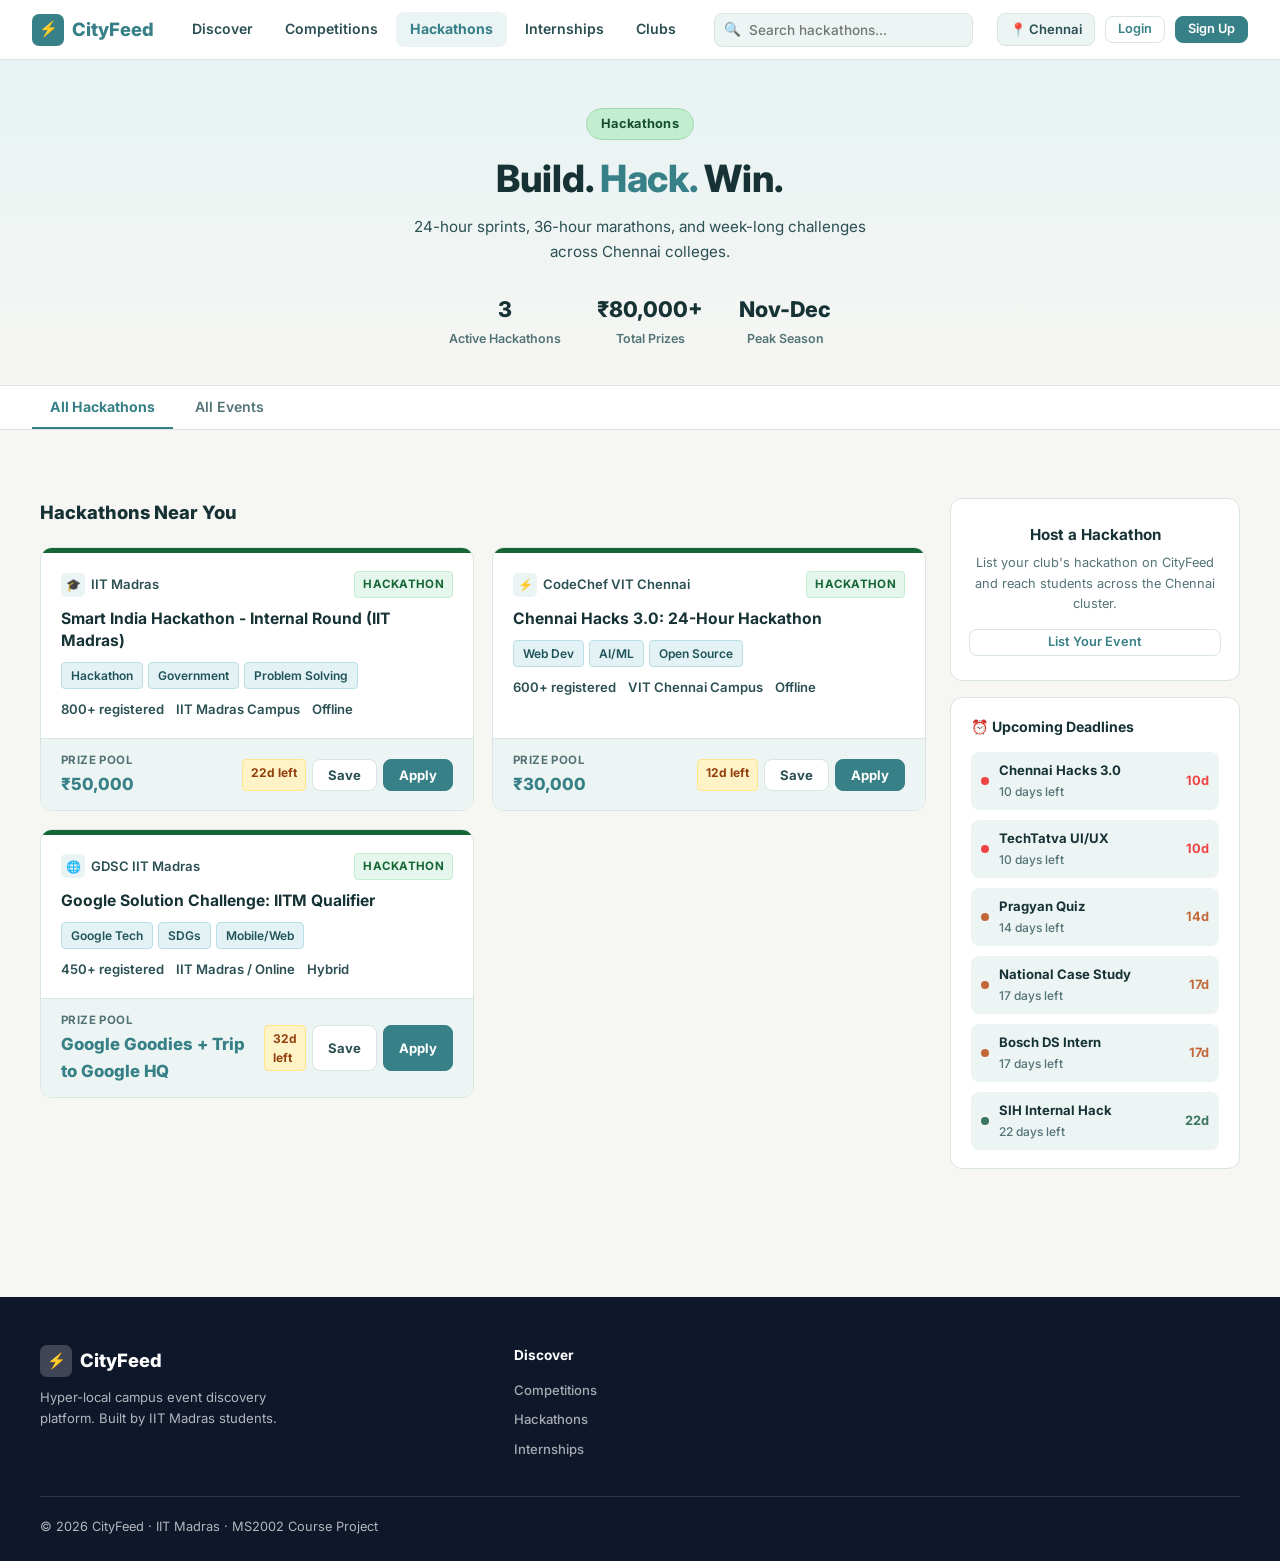
<file: pages/hackathons.html>
<!DOCTYPE html>
<html lang="en">
<head>
  <meta charset="UTF-8" />
  <meta name="viewport" content="width=device-width, initial-scale=1.0" />
  <title>Hackathons: CityFeed | IIT Madras</title>
  <link rel="preconnect" href="https://fonts.googleapis.com" />
  <link href="https://fonts.googleapis.com/css2?family=Inter:wght@400;500;600;700;800;900&display=swap" rel="stylesheet" />
  <link rel="stylesheet" href="../assets/css/main.css" />
  <link rel="icon" href="data:image/svg+xml,<svg xmlns='http://www.w3.org/2000/svg' viewBox='0 0 100 100'><text y='.9em' font-size='90'>⚡</text></svg>" />
</head>
<body>

<nav class="navbar">
  <a href="../index.html" class="nav-logo"><div class="logo-icon">⚡</div>CityFeed</a>
  <div class="nav-links">
    <a href="../index.html">Discover</a>
    <a href="competitions.html">Competitions</a>
    <a href="hackathons.html" class="active">Hackathons</a>
    <a href="internships.html">Internships</a>
    <a href="clubs.html">Clubs</a>
  </div>
  <div class="nav-search"><span class="search-icon">🔍</span><input id="nav-search-input" type="text" placeholder="Search hackathons..." autocomplete="off" /></div>
  <div class="nav-actions">
    <div class="nav-city-badge">📍 Chennai</div>
    <div class="show-logged-out" style="display:flex;gap:10px;align-items:center">
      <button class="btn btn-outline btn-sm" onclick="openAuthModal('login')">Login</button>
      <button class="btn btn-primary btn-sm" onclick="openAuthModal('signup')">Sign Up</button>
    </div>
    <div class="show-logged-in" style="display:none;gap:10px;align-items:center">
      <a href="profile.html" class="avatar user-avatar-display">PK</a>
    </div>
  </div>
</nav>

<section class="hero" style="padding:48px 24px 36px">
  <div class="hero-content">
    <div class="hero-badge">Hackathons</div>
    <h1>Build. <span>Hack.</span> Win.</h1>
    <p>24-hour sprints, 36-hour marathons, and week-long challenges across Chennai colleges.</p>
    <div class="hero-stats">
      <div class="hero-stat"><strong>3</strong><span>Active Hackathons</span></div>
      <div class="hero-stat"><strong>₹80,000+</strong><span>Total Prizes</span></div>
      <div class="hero-stat"><strong>Nov-Dec</strong><span>Peak Season</span></div>
    </div>
  </div>
</section>

<div class="filter-bar">
  <button class="filter-chip active" data-filter="hackathon" onclick="setFilter('hackathon')">All Hackathons</button>
  <button class="filter-chip" data-filter="all" onclick="setFilter('all')">All Events</button>
</div>

<main class="container section">
  <div class="page-layout">
    <div class="main-col">
      <div class="section-header">
        <h2 class="section-title">Hackathons Near You</h2>
      </div>
      <div class="cards-grid" id="competitions-grid"></div>
    </div>
    <aside class="sidebar">
      <div class="sidebar-widget" style="text-align:center;padding:24px 18px">
        <h3 style="font-weight:700;margin-bottom:6px;font-size:0.95rem">Host a Hackathon</h3>
        <p style="font-size:0.8rem;color:var(--text-muted);margin-bottom:14px">List your club's hackathon on CityFeed and reach students across the Chennai cluster.</p>
        <button class="btn btn-outline btn-sm w-full" style="justify-content:center" onclick="showToast('Organizer onboarding coming soon!','info','✓')">List Your Event</button>
      </div>
      <div class="sidebar-widget">
        <div class="sidebar-widget-title">⏰ Upcoming Deadlines</div>
        <div class="deadline-list" id="deadline-list"></div>
      </div>
      <div class="show-logged-in sidebar-widget profile-widget" style="display:none;border-radius:20px">
        <div class="avatar user-avatar-display" style="width:60px;height:60px;font-size:1.3rem;margin:0 auto 12px">PK</div>
        <h3 class="user-name-display">Pranav Kolekar</h3>
        <p class="user-college-display">IIT Madras</p>
        <div class="stats-row"><div class="stat"><strong class="applied-count">0</strong><small>Applied</small></div><div class="stat"><strong class="saved-count">0</strong><small>Saved</small></div></div>
        <a href="profile.html" class="btn btn-sm">View Profile →</a>
      </div>
    </aside>
  </div>
</main>

<footer>
  <div class="footer-grid">
    <div class="footer-brand"><a href="../index.html" class="nav-logo"><div class="logo-icon">⚡</div>CityFeed</a><p>Hyper-local campus event discovery platform. Built by IIT Madras students.</p></div>
    <div class="footer-col"><h4>Discover</h4><ul><li><a href="competitions.html">Competitions</a></li><li><a href="hackathons.html">Hackathons</a></li><li><a href="internships.html">Internships</a></li></ul></div>
  </div>
  <div class="footer-bottom"><div>© 2026 CityFeed · IIT Madras · MS2002 Course Project</div></div>
</footer>

<!-- Auth Modal (same) -->
<div class="modal-overlay" id="auth-modal">
  <div class="modal">
    <div class="modal-header"><div><div style="font-size:1.6rem;margin-bottom:4px">⚡</div><h2 style="font-size:1.1rem;font-weight:800">Welcome to CityFeed</h2><p style="font-size:0.82rem;color:var(--text-muted)">Your campus event feed</p></div><button class="modal-close" onclick="closeAuthModal()">✕</button></div>
    <div class="modal-body">
      <div class="auth-tabs"><div class="auth-tab active" data-tab="login" onclick="switchAuthTab('login')">Login</div><div class="auth-tab" data-tab="signup" onclick="switchAuthTab('signup')">Sign Up</div></div>
      <div id="login-form"><div class="demo-hint"><strong>🎯 Demo</strong> demo@iitm.ac.in / cityfeed2026</div><form id="login-form-el"><div id="login-error" style="display:none;background:#fef2f2;border:1px solid #fecaca;color:#991b1b;padding:10px 14px;border-radius:8px;font-size:0.82rem;margin-bottom:16px"></div><div class="form-group"><label class="form-label">Email</label><input id="login-email" class="form-input" type="email" value="demo@iitm.ac.in" required /></div><div class="form-group"><label class="form-label">Password</label><input id="login-pwd" class="form-input" type="password" value="cityfeed2026" required /></div><button type="submit" class="btn btn-primary w-full" style="justify-content:center">Login →</button></form></div>
      <div id="signup-form" class="hidden"><form id="signup-form-el"><div class="form-group"><label class="form-label">Full Name</label><input id="signup-name" class="form-input" type="text" required /></div><div class="form-group"><label class="form-label">Email</label><input class="form-input" type="email" required /></div><div class="form-group"><label class="form-label">College</label><select class="form-input" required><option value="">Select</option><option>IIT Madras</option><option>Anna University</option><option>SRM Chennai</option><option>VIT Chennai</option></select></div><div class="form-group"><label class="form-label">Password</label><input class="form-input" type="password" required /></div><button type="submit" class="btn btn-primary w-full" style="justify-content:center">Create Account →</button></form></div>
    </div>
  </div>
</div>
<!-- Apply Modal -->
<div class="modal-overlay" id="apply-modal">
  <div class="modal" style="max-width:640px;overflow:hidden;padding:0">
    <div class="apply-modal-banner">
      <button class="modal-header-close" onclick="closeApplyModal()">✕</button>
      <div class="sub-badge">Official Application Form</div>
      <h2 id="apply-modal-title">Opportunity Title</h2>
      <p id="apply-modal-org">Organization Name</p>
    </div>
    <div class="apply-modal-body">
      <input type="hidden" id="apply-item-id" />
      
      <div class="step-indicator">
        <div class="step active"><div class="step-num">1</div> Personal</div>
        <div class="step-line done"></div>
        <div class="step active"><div class="step-num">2</div> Academics</div>
        <div class="step-line done"></div>
        <div class="step active"><div class="step-num">3</div> Team &amp; Mode</div>
        <div class="step-line done"></div>
        <div class="step active"><div class="step-num">4</div> Submit</div>
      </div>

      <form id="apply-form-el" onsubmit="submitApplication(event)">
        <!-- 1. Personal & Contact Details -->
        <div class="form-section-title">1. Personal &amp; Contact Details</div>
        <div class="form-row">
          <div class="form-group">
            <label class="form-label">Full Name <span class="req">*</span></label>
            <input id="app-fullname" class="form-input" type="text" placeholder="e.g. Pranav Kolekar" required />
          </div>
          <div class="form-group">
            <label class="form-label">College Email Address <span class="req">*</span></label>
            <input id="app-email" class="form-input" type="email" placeholder="e.g. ch25b071@smail.iitm.ac.in" required />
          </div>
        </div>

        <div class="form-row">
          <div class="form-group">
            <label class="form-label">WhatsApp / Contact Number <span class="req">*</span></label>
            <input id="app-phone" class="form-input" type="tel" placeholder="+91 98765 43210" value="+91 98765 43210" required />
          </div>
          <div class="form-group">
            <label class="form-label">Gender <span class="opt">(Optional)</span></label>
            <select id="app-gender" class="form-input">
              <option value="Male" selected>Male</option>
              <option value="Female">Female</option>
              <option value="Other">Other</option>
              <option value="Prefer not to say">Prefer not to say</option>
            </select>
          </div>
        </div>

        <div class="form-group">
          <label class="form-label">Current City / Campus Location <span class="opt">(Optional)</span></label>
          <input id="app-location" class="form-input" type="text" placeholder="e.g. Chennai (IIT Madras Campus)" value="Chennai (IIT Madras Campus)" />
        </div>

        <!-- 2. Academic & Institution Details -->
        <div class="form-section-title">2. Academic &amp; Institution Details</div>
        <div class="form-group">
          <label class="form-label">College / University Name <span class="req">*</span></label>
          <select id="app-college" class="form-input" required>
            <option value="IIT Madras" selected>IIT Madras (Indian Institute of Technology Madras)</option>
            <option value="Anna University">Anna University (CEG / ACT Tech)</option>
            <option value="SRM Chennai">SRM Institute of Science and Technology, Kattankulathur</option>
            <option value="VIT Chennai">Vellore Institute of Technology, Chennai Campus</option>
            <option value="SSN College">SSN College of Engineering, Chennai</option>
            <option value="NIT Trichy">National Institute of Technology, Tiruchirappalli</option>
            <option value="Other">Other College / University</option>
          </select>
        </div>

        <div class="form-row">
          <div class="form-group">
            <label class="form-label">Degree Program <span class="req">*</span></label>
            <select id="app-degree" class="form-input" required>
              <option value="B.Tech" selected>B.Tech (Bachelor of Technology)</option>
              <option value="Dual Degree">Dual Degree (B.Tech + M.Tech)</option>
              <option value="B.E.">B.E. (Bachelor of Engineering)</option>
              <option value="M.Tech">M.Tech / M.E.</option>
              <option value="MBA">MBA / Management</option>
              <option value="M.Sc">M.Sc / MS (by Research)</option>
              <option value="B.Sc">B.Sc / BCA</option>
              <option value="Ph.D">Ph.D. Scholar</option>
              <option value="Other">Other</option>
            </select>
          </div>
          <div class="form-group">
            <label class="form-label">Department / Stream <span class="req">*</span></label>
            <select id="app-dept" class="form-input" required>
              <option value="Chemical Engineering" selected>Chemical Engineering</option>
              <option value="Computer Science & Engineering">Computer Science &amp; Engineering</option>
              <option value="Electrical Engineering">Electrical &amp; Electronics Engineering</option>
              <option value="Mechanical Engineering">Mechanical Engineering</option>
              <option value="Aerospace Engineering">Aerospace Engineering</option>
              <option value="Civil Engineering">Civil Engineering</option>
              <option value="Engineering Design">Engineering Design / Data Science</option>
              <option value="Management Studies">Management Studies</option>
              <option value="Physics / Chemistry / Math">Sciences / Humanities</option>
              <option value="Other">Other Department</option>
            </select>
          </div>
        </div>

        <div class="form-row">
          <div class="form-group">
            <label class="form-label">Year of Study / Batch <span class="req">*</span></label>
            <select id="app-year" class="form-input" required>
              <option value="1st Year" selected>1st Year (Batch of 2029)</option>
              <option value="2nd Year">2nd Year (Batch of 2028)</option>
              <option value="3rd Year">3rd Year (Batch of 2027)</option>
              <option value="4th Year">4th Year (Batch of 2026)</option>
              <option value="5th Year">5th Year (Dual Degree)</option>
              <option value="Postgraduate">Postgraduate / Research</option>
            </select>
          </div>
          <div class="form-group">
            <label class="form-label">Roll Number / Student ID <span class="req">*</span></label>
            <input id="app-rollno" class="form-input" type="text" placeholder="e.g. CH25B071" value="CH25B071" required />
          </div>
        </div>

        <div class="form-group">
          <label class="form-label">Current CGPA / Percentage <span class="opt">(Optional)</span></label>
          <input id="app-cgpa" class="form-input" type="text" placeholder="e.g. 8.65 / 10" value="8.65 / 10" />
        </div>

        <!-- 3. Participation Mode -->
        <div class="form-section-title">3. Participation Mode &amp; Team Details</div>
        <div class="form-group">
          <label class="form-label">Register As <span class="req">*</span></label>
          <div class="radio-group">
            <label class="radio-label">
              <input type="radio" name="participationType" value="Individual" checked onchange="toggleTeamFields(false)" />
              Individual Candidate
            </label>
            <label class="radio-label">
              <input type="radio" name="participationType" value="Team Leader" onchange="toggleTeamFields(true)" />
              Team Leader / Team Entry
            </label>
          </div>
        </div>

        <div id="team-fields-box" style="display:none;background:var(--surface-subtle);padding:14px;border-radius:var(--radius);margin-bottom:14px;border:1px solid var(--border)">
          <div class="form-row">
            <div class="form-group" style="margin-bottom:10px">
              <label class="form-label">Team Name <span class="req">*</span></label>
              <input id="app-team-name" class="form-input" type="text" placeholder="e.g. ByteCraft IITM" />
            </div>
            <div class="form-group" style="margin-bottom:10px">
              <label class="form-label">Total Team Size</label>
              <select id="app-team-size" class="form-input">
                <option value="2">2 Members</option>
                <option value="3" selected>3 Members</option>
                <option value="4">4 Members</option>
                <option value="5">5 Members</option>
                <option value="6">6 Members</option>
              </select>
            </div>
          </div>
          <div class="form-group" style="margin-bottom:0">
            <label class="form-label">Teammate Names, Emails &amp; Roll Numbers</label>
            <textarea id="app-team-members" class="form-input" rows="2" placeholder="e.g. Anurag Kumar (NA25B013), Yash Tulshyan (CS25B095)"></textarea>
          </div>
        </div>

        <!-- 4. Experience & Portfolio -->
        <div class="form-section-title">4. Experience &amp; Profiles</div>
        <div class="form-row">
          <div class="form-group">
            <label class="form-label">LinkedIn Profile URL <span class="opt">(Optional)</span></label>
            <input id="app-linkedin" class="form-input" type="url" placeholder="https://linkedin.com/in/username" />
          </div>
          <div class="form-group">
            <label class="form-label">GitHub / Portfolio URL <span class="opt">(Optional)</span></label>
            <input id="app-portfolio" class="form-input" type="url" placeholder="https://github.com/username" />
          </div>
        </div>

        <div class="form-row">
          <div class="form-group">
            <label class="form-label">Key Technical / Domain Skills <span class="opt">(Optional)</span></label>
            <input id="app-skills" class="form-input" type="text" placeholder="e.g. Python, AI/ML, React, CAD, Financial Modeling" value="Python, Data Science, Problem Solving" />
          </div>
          <div class="form-group">
            <label class="form-label">Prior Event Experience <span class="opt">(Optional)</span></label>
            <select id="app-experience" class="form-input">
              <option value="First-time participant">First-time participant</option>
              <option value="Participated in 1-2 events" selected>Participated in 1-2 events</option>
              <option value="Winner / Finalist previously">Winner / Finalist previously</option>
            </select>
          </div>
        </div>

        <!-- 5. Motivation & Resume -->
        <div class="form-section-title">5. Motivation, Resume &amp; Submission</div>
        <div class="form-group">
          <label class="form-label">Why do you want to participate / Problem-solving approach? <span class="opt">(Optional)</span></label>
          <textarea id="app-motivation" class="form-input" rows="2" placeholder="Briefly describe your interest, background, or solution approach..."></textarea>
        </div>

        <div class="form-group">
          <label class="form-label">Resume / CV Link <span class="opt">(Google Drive, Notion, Dropbox, LinkedIn)</span></label>
          <input id="app-resume-link" class="form-input" type="url" placeholder="https://drive.google.com/file/d/..." value="https://drive.google.com/file/d/demo-resume-pranav/view" />
        </div>

        <div class="form-group">
          <label class="form-label">Or Upload Resume File <span class="opt">(PDF / DOCX, max 5MB)</span></label>
          <div id="drop-zone" onclick="document.getElementById('app-resume-file').click()" style="border:2px dashed var(--border);border-radius:var(--radius);padding:18px;text-align:center;cursor:pointer;background:var(--surface-subtle);transition:var(--transition)">
            <div style="font-size:1.4rem;margin-bottom:4px">📎</div>
            <div id="upload-label" style="font-size:0.85rem;font-weight:700;color:var(--text-primary)">Click to select or drag &amp; drop resume</div>
            <div style="font-size:0.75rem;color:var(--text-muted);margin-top:2px">PDF, DOC, DOCX up to 5MB</div>
          </div>
          <input type="file" id="app-resume-file" style="display:none" onchange="const f = this.files[0]; if(f) document.getElementById('upload-label').innerHTML = '✅ Selected: <strong>' + f.name + '</strong>';" />
        </div>

        <div class="form-group">
          <label class="form-label">How did you hear about this event?</label>
          <select id="app-referral" class="form-input">
            <option value="CityFeed Campus Feed" selected>CityFeed Campus Feed</option>
            <option value="Club WhatsApp Group">Club WhatsApp Group</option>
            <option value="Hostel / Department Notice Board">Hostel / Department Notice Board</option>
            <option value="Senior / Batchmate Recommendation">Senior / Batchmate Recommendation</option>
          </select>
        </div>

        <div class="form-group">
          <label class="checkbox-label">
            <input type="checkbox" required checked />
            <span style="font-size:0.82rem;line-height:1.45;color:var(--text-primary)">I confirm that all personal and academic details provided are accurate and I agree to abide by the event rules, plagiarism regulations, and code of conduct.</span>
          </label>
        </div>

        <div style="display:flex;gap:12px;margin-top:20px">
          <button type="button" class="btn btn-ghost" style="flex:1;justify-content:center;padding:12px;font-size:0.9rem" onclick="closeApplyModal()">Cancel</button>
          <button type="submit" class="btn btn-primary" style="flex:2;justify-content:center;padding:12px;font-size:0.92rem">🚀 Submit Application</button>
        </div>
      </form>
    </div>
  </div>
</div>

<!-- Detail Modal -->
<div class="modal-overlay" id="detail-modal">
  <div class="modal" style="max-width:620px;overflow:hidden;padding:0">
    <div id="detail-modal-content"></div>
  </div>
</div>
<div id="toast-container"></div>
<script src="../assets/js/app.js"></script>
<script>
  document.addEventListener('DOMContentLoaded', () => { setFilter('hackathon'); });
</script>
</body>
</html>
</file>
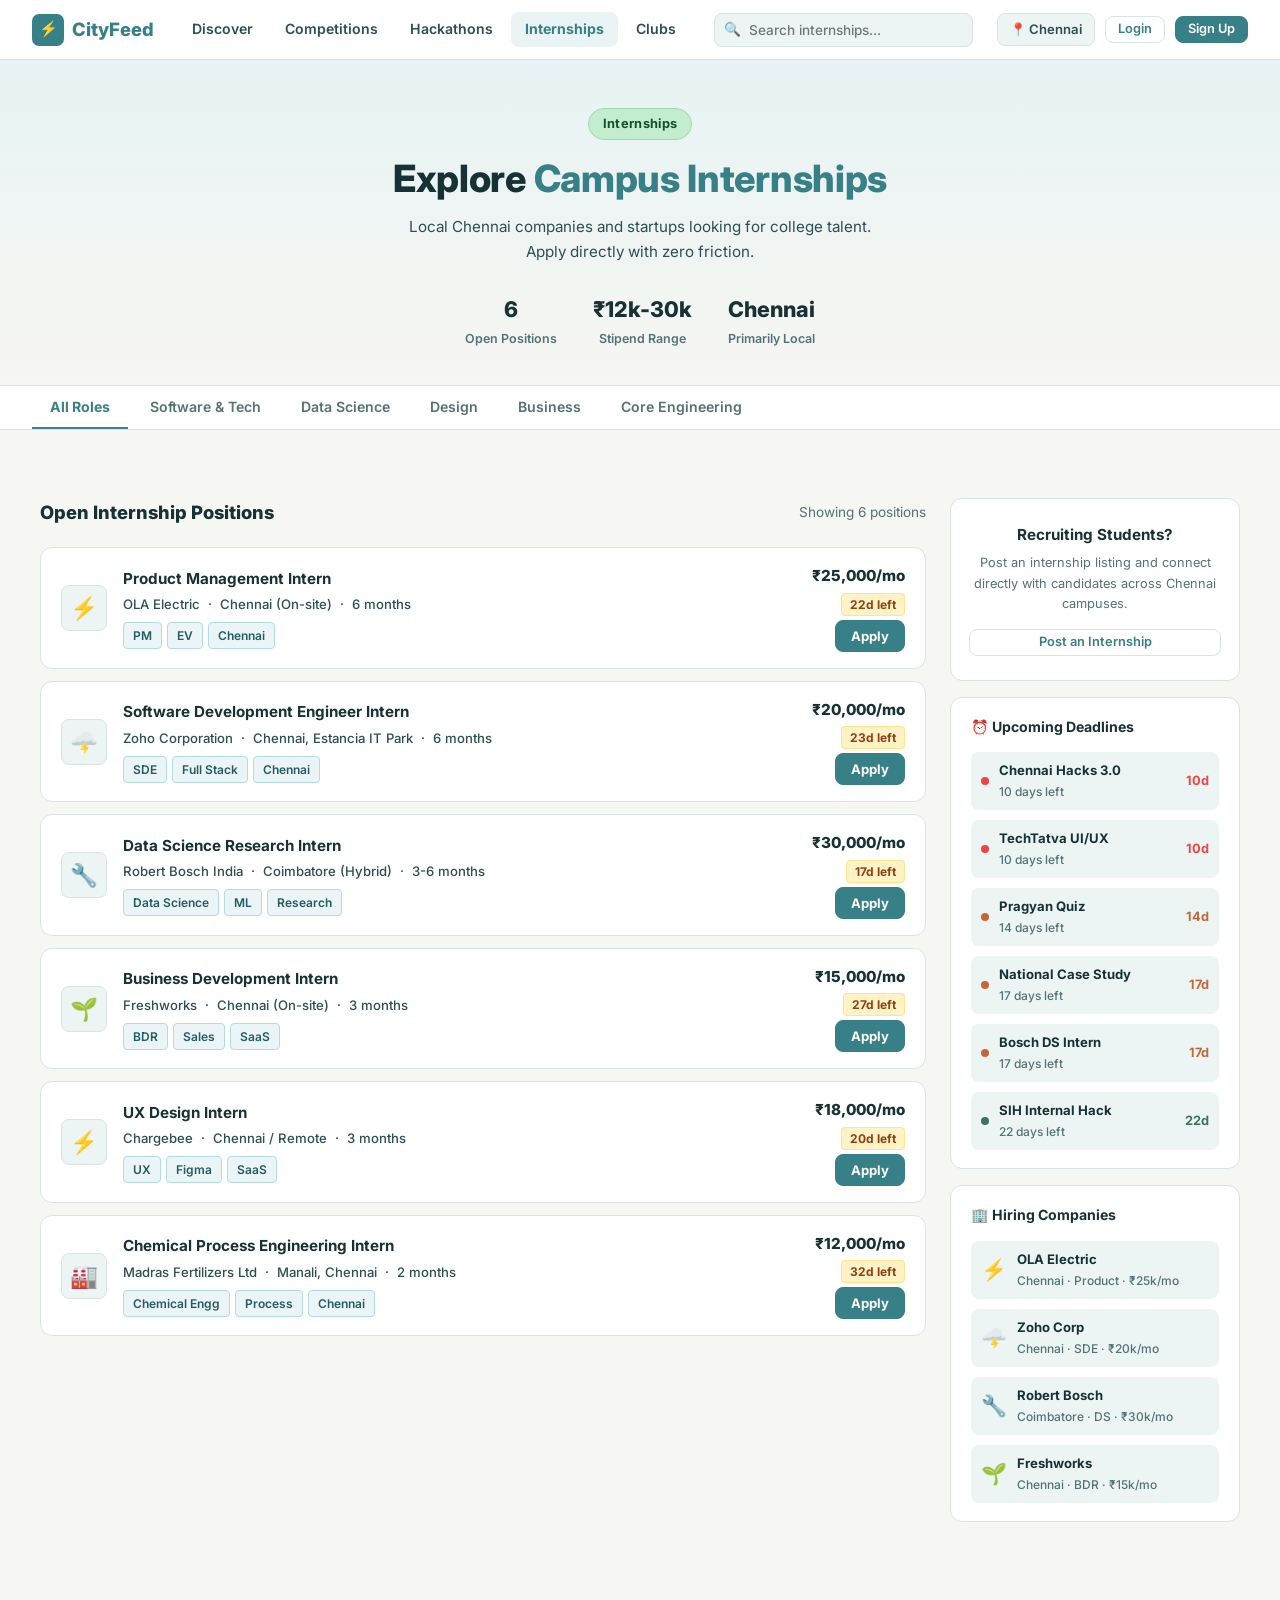
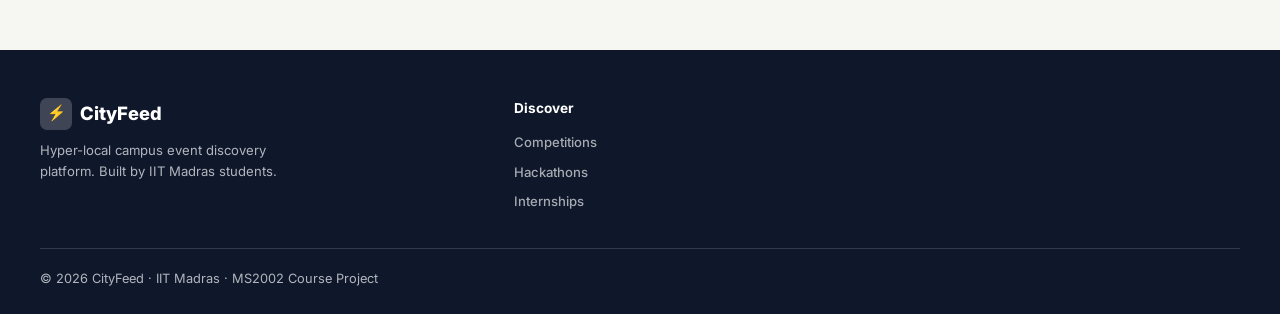
<file: pages/internships.html>
<!DOCTYPE html>
<html lang="en">
<head>
  <meta charset="UTF-8" />
  <meta name="viewport" content="width=device-width, initial-scale=1.0" />
  <title>Internships: CityFeed | IIT Madras</title>
  <link rel="preconnect" href="https://fonts.googleapis.com" />
  <link href="https://fonts.googleapis.com/css2?family=Inter:wght@400;500;600;700;800;900&display=swap" rel="stylesheet" />
  <link rel="stylesheet" href="../assets/css/main.css" />
  <link rel="icon" href="data:image/svg+xml,<svg xmlns='http://www.w3.org/2000/svg' viewBox='0 0 100 100'><text y='.9em' font-size='90'>⚡</text></svg>" />
</head>
<body>

<nav class="navbar">
  <a href="../index.html" class="nav-logo"><div class="logo-icon">⚡</div>CityFeed</a>
  <div class="nav-links">
    <a href="../index.html">Discover</a>
    <a href="competitions.html">Competitions</a>
    <a href="hackathons.html">Hackathons</a>
    <a href="internships.html" class="active">Internships</a>
    <a href="clubs.html">Clubs</a>
  </div>
  <div class="nav-search"><span class="search-icon">🔍</span><input id="nav-search-input" type="text" placeholder="Search internships..." autocomplete="off" /></div>
  <div class="nav-actions">
    <div class="nav-city-badge">📍 Chennai</div>
    <div class="show-logged-out" style="display:flex;gap:10px;align-items:center">
      <button class="btn btn-outline btn-sm" onclick="openAuthModal('login')">Login</button>
      <button class="btn btn-primary btn-sm" onclick="openAuthModal('signup')">Sign Up</button>
    </div>
    <div class="show-logged-in" style="display:none;gap:10px;align-items:center">
      <a href="profile.html" class="avatar user-avatar-display">PK</a>
    </div>
  </div>
</nav>

<section class="hero" style="padding:48px 24px 36px">
  <div class="hero-content">
    <div class="hero-badge">Internships</div>
    <h1>Explore <span>Campus Internships</span></h1>
    <p>Local Chennai companies and startups looking for college talent. Apply directly with zero friction.</p>
    <div class="hero-stats">
      <div class="hero-stat"><strong>6</strong><span>Open Positions</span></div>
      <div class="hero-stat"><strong>₹12k-30k</strong><span>Stipend Range</span></div>
      <div class="hero-stat"><strong>Chennai</strong><span>Primarily Local</span></div>
    </div>
  </div>
</section>

<div class="filter-bar">
  <button class="filter-chip active" data-filter="all-intern" onclick="filterInterns('all')">All Roles</button>
  <button class="filter-chip" data-filter="tech" onclick="filterInterns('tech')">Software &amp; Tech</button>
  <button class="filter-chip" data-filter="ds" onclick="filterInterns('ds')">Data Science</button>
  <button class="filter-chip" data-filter="design" onclick="filterInterns('design')">Design</button>
  <button class="filter-chip" data-filter="biz" onclick="filterInterns('biz')">Business</button>
  <button class="filter-chip" data-filter="core" onclick="filterInterns('core')">Core Engineering</button>
</div>

<main class="container section">
  <div class="page-layout">
    <div class="main-col">
      <div class="section-header">
        <h2 class="section-title">Open Internship Positions</h2>
        <div style="font-size:0.85rem;color:var(--text-muted)">Showing <span id="intern-count">6</span> positions</div>
      </div>
      <div class="internship-list" id="internships-list"></div>
    </div>
    <aside class="sidebar">
      <div class="sidebar-widget" style="text-align:center;padding:24px 18px">
        <h3 style="font-weight:700;margin-bottom:6px;font-size:0.95rem">Recruiting Students?</h3>
        <p style="font-size:0.8rem;color:var(--text-muted);margin-bottom:14px">Post an internship listing and connect directly with candidates across Chennai campuses.</p>
        <button class="btn btn-outline btn-sm w-full" style="justify-content:center" onclick="showToast('Recruiter portal coming soon!','info','✓')">Post an Internship</button>
      </div>
      <div class="sidebar-widget">
        <div class="sidebar-widget-title">⏰ Upcoming Deadlines</div>
        <div class="deadline-list" id="deadline-list"></div>
      </div>
      <div class="sidebar-widget">
        <div class="sidebar-widget-title">🏢 Hiring Companies</div>
        <div style="display:flex;flex-direction:column;gap:10px">
          <div class="deadline-item"><div style="font-size:1.3rem">⚡</div><div class="info"><strong>OLA Electric</strong><span>Chennai · Product · ₹25k/mo</span></div></div>
          <div class="deadline-item"><div style="font-size:1.3rem">🌩️</div><div class="info"><strong>Zoho Corp</strong><span>Chennai · SDE · ₹20k/mo</span></div></div>
          <div class="deadline-item"><div style="font-size:1.3rem">🔧</div><div class="info"><strong>Robert Bosch</strong><span>Coimbatore · DS · ₹30k/mo</span></div></div>
          <div class="deadline-item"><div style="font-size:1.3rem">🌱</div><div class="info"><strong>Freshworks</strong><span>Chennai · BDR · ₹15k/mo</span></div></div>
        </div>
      </div>
      <div class="show-logged-in sidebar-widget profile-widget" style="display:none;border-radius:20px">
        <div class="avatar user-avatar-display" style="width:60px;height:60px;font-size:1.3rem;margin:0 auto 12px">PK</div>
        <h3 class="user-name-display">Pranav Kolekar</h3>
        <p class="user-college-display">IIT Madras</p>
        <div class="stats-row"><div class="stat"><strong class="applied-count">0</strong><small>Applied</small></div><div class="stat"><strong class="saved-count">0</strong><small>Saved</small></div></div>
        <a href="profile.html" class="btn btn-sm">View Profile →</a>
      </div>
    </aside>
  </div>
</main>

<footer>
  <div class="footer-grid">
    <div class="footer-brand"><a href="../index.html" class="nav-logo"><div class="logo-icon">⚡</div>CityFeed</a><p>Hyper-local campus event discovery platform. Built by IIT Madras students.</p></div>
    <div class="footer-col"><h4>Discover</h4><ul><li><a href="competitions.html">Competitions</a></li><li><a href="hackathons.html">Hackathons</a></li><li><a href="internships.html">Internships</a></li></ul></div>
  </div>
  <div class="footer-bottom"><div>© 2026 CityFeed · IIT Madras · MS2002 Course Project</div></div>
</footer>

<div class="modal-overlay" id="auth-modal">
  <div class="modal">
    <div class="modal-header"><div><div style="font-size:1.6rem;margin-bottom:4px">⚡</div><h2 style="font-size:1.1rem;font-weight:800">Welcome to CityFeed</h2><p style="font-size:0.82rem;color:var(--text-muted)">Your campus event feed</p></div><button class="modal-close" onclick="closeAuthModal()">✕</button></div>
    <div class="modal-body">
      <div class="auth-tabs"><div class="auth-tab active" data-tab="login" onclick="switchAuthTab('login')">Login</div><div class="auth-tab" data-tab="signup" onclick="switchAuthTab('signup')">Sign Up</div></div>
      <div id="login-form"><div class="demo-hint"><strong>🎯 Demo</strong> demo@iitm.ac.in / cityfeed2026</div><form id="login-form-el"><div id="login-error" style="display:none;background:#fef2f2;border:1px solid #fecaca;color:#991b1b;padding:10px 14px;border-radius:8px;font-size:0.82rem;margin-bottom:16px"></div><div class="form-group"><label class="form-label">Email</label><input id="login-email" class="form-input" type="email" value="demo@iitm.ac.in" required /></div><div class="form-group"><label class="form-label">Password</label><input id="login-pwd" class="form-input" type="password" value="cityfeed2026" required /></div><button type="submit" class="btn btn-primary w-full" style="justify-content:center">Login →</button></form></div>
      <div id="signup-form" class="hidden"><form id="signup-form-el"><div class="form-group"><label class="form-label">Full Name</label><input id="signup-name" class="form-input" type="text" required /></div><div class="form-group"><label class="form-label">Email</label><input class="form-input" type="email" required /></div><div class="form-group"><label class="form-label">College</label><select class="form-input" required><option value="">Select</option><option>IIT Madras</option><option>Anna University</option><option>SRM Chennai</option><option>VIT Chennai</option></select></div><div class="form-group"><label class="form-label">Password</label><input class="form-input" type="password" required /></div><button type="submit" class="btn btn-primary w-full" style="justify-content:center">Create Account →</button></form></div>
    </div>
  </div>
</div>
<!-- Apply Modal -->
<div class="modal-overlay" id="apply-modal">
  <div class="modal" style="max-width:640px;overflow:hidden;padding:0">
    <div class="apply-modal-banner">
      <button class="modal-header-close" onclick="closeApplyModal()">✕</button>
      <div class="sub-badge">Official Application Form</div>
      <h2 id="apply-modal-title">Opportunity Title</h2>
      <p id="apply-modal-org">Organization Name</p>
    </div>
    <div class="apply-modal-body">
      <input type="hidden" id="apply-item-id" />
      
      <div class="step-indicator">
        <div class="step active"><div class="step-num">1</div> Personal</div>
        <div class="step-line done"></div>
        <div class="step active"><div class="step-num">2</div> Academics</div>
        <div class="step-line done"></div>
        <div class="step active"><div class="step-num">3</div> Skills &amp; Role</div>
        <div class="step-line done"></div>
        <div class="step active"><div class="step-num">4</div> Submit</div>
      </div>

      <form id="apply-form-el" onsubmit="submitApplication(event)">
        <!-- 1. Personal & Contact Details -->
        <div class="form-section-title">1. Personal &amp; Contact Details</div>
        <div class="form-row">
          <div class="form-group">
            <label class="form-label">Full Name <span class="req">*</span></label>
            <input id="app-fullname" class="form-input" type="text" placeholder="e.g. Pranav Kolekar" required />
          </div>
          <div class="form-group">
            <label class="form-label">College Email Address <span class="req">*</span></label>
            <input id="app-email" class="form-input" type="email" placeholder="e.g. ch25b071@smail.iitm.ac.in" required />
          </div>
        </div>

        <div class="form-row">
          <div class="form-group">
            <label class="form-label">WhatsApp / Contact Number <span class="req">*</span></label>
            <input id="app-phone" class="form-input" type="tel" placeholder="+91 98765 43210" value="+91 98765 43210" required />
          </div>
          <div class="form-group">
            <label class="form-label">Gender <span class="opt">(Optional)</span></label>
            <select id="app-gender" class="form-input">
              <option value="Male" selected>Male</option>
              <option value="Female">Female</option>
              <option value="Other">Other</option>
              <option value="Prefer not to say">Prefer not to say</option>
            </select>
          </div>
        </div>

        <div class="form-group">
          <label class="form-label">Current City / Campus Location <span class="opt">(Optional)</span></label>
          <input id="app-location" class="form-input" type="text" placeholder="e.g. Chennai (IIT Madras Campus)" value="Chennai (IIT Madras Campus)" />
        </div>

        <!-- 2. Academic & Institution Details -->
        <div class="form-section-title">2. Academic &amp; Institution Details</div>
        <div class="form-group">
          <label class="form-label">College / University Name <span class="req">*</span></label>
          <select id="app-college" class="form-input" required>
            <option value="IIT Madras" selected>IIT Madras (Indian Institute of Technology Madras)</option>
            <option value="Anna University">Anna University (CEG / ACT Tech)</option>
            <option value="SRM Chennai">SRM Institute of Science and Technology, Kattankulathur</option>
            <option value="VIT Chennai">Vellore Institute of Technology, Chennai Campus</option>
            <option value="SSN College">SSN College of Engineering, Chennai</option>
            <option value="NIT Trichy">National Institute of Technology, Tiruchirappalli</option>
            <option value="Other">Other College / University</option>
          </select>
        </div>

        <div class="form-row">
          <div class="form-group">
            <label class="form-label">Degree Program <span class="req">*</span></label>
            <select id="app-degree" class="form-input" required>
              <option value="B.Tech" selected>B.Tech (Bachelor of Technology)</option>
              <option value="Dual Degree">Dual Degree (B.Tech + M.Tech)</option>
              <option value="B.E.">B.E. (Bachelor of Engineering)</option>
              <option value="M.Tech">M.Tech / M.E.</option>
              <option value="MBA">MBA / Management</option>
              <option value="M.Sc">M.Sc / MS (by Research)</option>
              <option value="B.Sc">B.Sc / BCA</option>
              <option value="Ph.D">Ph.D. Scholar</option>
              <option value="Other">Other</option>
            </select>
          </div>
          <div class="form-group">
            <label class="form-label">Department / Stream <span class="req">*</span></label>
            <select id="app-dept" class="form-input" required>
              <option value="Chemical Engineering" selected>Chemical Engineering</option>
              <option value="Computer Science & Engineering">Computer Science &amp; Engineering</option>
              <option value="Electrical Engineering">Electrical &amp; Electronics Engineering</option>
              <option value="Mechanical Engineering">Mechanical Engineering</option>
              <option value="Aerospace Engineering">Aerospace Engineering</option>
              <option value="Civil Engineering">Civil Engineering</option>
              <option value="Engineering Design">Engineering Design / Data Science</option>
              <option value="Management Studies">Management Studies</option>
              <option value="Physics / Chemistry / Math">Sciences / Humanities</option>
              <option value="Other">Other Department</option>
            </select>
          </div>
        </div>

        <div class="form-row">
          <div class="form-group">
            <label class="form-label">Year of Study / Batch <span class="req">*</span></label>
            <select id="app-year" class="form-input" required>
              <option value="1st Year" selected>1st Year (Batch of 2029)</option>
              <option value="2nd Year">2nd Year (Batch of 2028)</option>
              <option value="3rd Year">3rd Year (Batch of 2027)</option>
              <option value="4th Year">4th Year (Batch of 2026)</option>
              <option value="5th Year">5th Year (Dual Degree)</option>
              <option value="Postgraduate">Postgraduate / Research</option>
            </select>
          </div>
          <div class="form-group">
            <label class="form-label">Roll Number / Student ID <span class="req">*</span></label>
            <input id="app-rollno" class="form-input" type="text" placeholder="e.g. CH25B071" value="CH25B071" required />
          </div>
        </div>

        <div class="form-group">
          <label class="form-label">Current CGPA / Percentage <span class="opt">(Optional)</span></label>
          <input id="app-cgpa" class="form-input" type="text" placeholder="e.g. 8.65 / 10" value="8.65 / 10" />
        </div>

        <!-- 3. Application Type -->
        <div class="form-section-title">3. Application Type</div>
        <div class="form-group">
          <label class="form-label">Applying As <span class="req">*</span></label>
          <div class="radio-group">
            <label class="radio-label">
              <input type="radio" name="participationType" value="Individual Candidate" checked />
              Individual Candidate
            </label>
          </div>
        </div>

        <!-- 4. Experience & Portfolio -->
        <div class="form-section-title">4. Experience &amp; Profiles</div>
        <div class="form-row">
          <div class="form-group">
            <label class="form-label">LinkedIn Profile URL <span class="opt">(Optional)</span></label>
            <input id="app-linkedin" class="form-input" type="url" placeholder="https://linkedin.com/in/username" />
          </div>
          <div class="form-group">
            <label class="form-label">GitHub / Portfolio URL <span class="opt">(Optional)</span></label>
            <input id="app-portfolio" class="form-input" type="url" placeholder="https://github.com/username" />
          </div>
        </div>

        <div class="form-row">
          <div class="form-group">
            <label class="form-label">Key Technical / Domain Skills <span class="opt">(Optional)</span></label>
            <input id="app-skills" class="form-input" type="text" placeholder="e.g. Python, AI/ML, React, CAD, Financial Modeling" value="Python, Data Science, Problem Solving" />
          </div>
          <div class="form-group">
            <label class="form-label">Prior Internship / Project Experience <span class="opt">(Optional)</span></label>
            <select id="app-experience" class="form-input">
              <option value="First-time applicant">First-time applicant</option>
              <option value="Completed 1 prior internship" selected>Completed 1 prior internship</option>
              <option value="Completed 2+ internships">Completed 2+ internships</option>
            </select>
          </div>
        </div>

        <!-- 5. Motivation & Resume -->
        <div class="form-section-title">5. Motivation, Resume &amp; Submission</div>
        <div class="form-group">
          <label class="form-label">Why are you interested in this internship role? <span class="opt">(Optional)</span></label>
          <textarea id="app-motivation" class="form-input" rows="2" placeholder="Briefly describe your interest, projects, or relevant coursework..."></textarea>
        </div>

        <div class="form-group">
          <label class="form-label">Resume / CV Link <span class="opt">(Google Drive, Notion, Dropbox, LinkedIn)</span></label>
          <input id="app-resume-link" class="form-input" type="url" placeholder="https://drive.google.com/file/d/..." value="https://drive.google.com/file/d/demo-resume-pranav/view" />
        </div>

        <div class="form-group">
          <label class="form-label">Or Upload Resume File <span class="opt">(PDF / DOCX, max 5MB)</span></label>
          <div id="drop-zone" onclick="document.getElementById('app-resume-file').click()" style="border:2px dashed var(--border);border-radius:var(--radius);padding:18px;text-align:center;cursor:pointer;background:var(--surface-subtle);transition:var(--transition)">
            <div style="font-size:1.4rem;margin-bottom:4px">📎</div>
            <div id="upload-label" style="font-size:0.85rem;font-weight:700;color:var(--text-primary)">Click to select or drag &amp; drop resume</div>
            <div style="font-size:0.75rem;color:var(--text-muted);margin-top:2px">PDF, DOC, DOCX up to 5MB</div>
          </div>
          <input type="file" id="app-resume-file" style="display:none" onchange="const f = this.files[0]; if(f) document.getElementById('upload-label').innerHTML = '✅ Selected: <strong>' + f.name + '</strong>';" />
        </div>

        <div class="form-group">
          <label class="form-label">How did you hear about this internship?</label>
          <select id="app-referral" class="form-input">
            <option value="CityFeed Campus Feed" selected>CityFeed Campus Feed</option>
            <option value="College Placement / Internship Cell">College Placement / Internship Cell</option>
            <option value="Hostel / Department Notice Board">Hostel / Department Notice Board</option>
            <option value="Senior / Alumni Recommendation">Senior / Alumni Recommendation</option>
          </select>
        </div>

        <div class="form-group">
          <label class="checkbox-label">
            <input type="checkbox" required checked />
            <span style="font-size:0.82rem;line-height:1.45;color:var(--text-primary)">I confirm that all personal and academic details provided are accurate and I am available for the duration of the internship.</span>
          </label>
        </div>

        <div style="display:flex;gap:12px;margin-top:20px">
          <button type="button" class="btn btn-ghost" style="flex:1;justify-content:center;padding:12px;font-size:0.9rem" onclick="closeApplyModal()">Cancel</button>
          <button type="submit" class="btn btn-primary" style="flex:2;justify-content:center;padding:12px;font-size:0.92rem">🚀 Submit Application</button>
        </div>
      </form>
    </div>
  </div>
</div>

<!-- Detail Modal -->
<div class="modal-overlay" id="detail-modal">
  <div class="modal" style="max-width:620px;overflow:hidden;padding:0">
    <div id="detail-modal-content"></div>
  </div>
</div>
<div id="toast-container"></div>
<script src="../assets/js/app.js"></script>
<script>
  const internFilterMap = {
    all: null,
    tech: ['SDE', 'Full Stack', 'Mobile'],
    ds: ['Data Science', 'ML', 'AI'],
    design: ['UX', 'UI', 'Figma', 'Design'],
    biz: ['BDR', 'Sales', 'PM', 'Business'],
    core: ['Chemical Engg', 'Process', 'Mechanical']
  };

  function filterInterns(key) {
    document.querySelectorAll('.filter-chip').forEach(c => c.classList.remove('active'));
    document.querySelector(`[data-filter="${key === 'all' ? 'all-intern' : key}"]`)?.classList.add('active');

    const tags = internFilterMap[key];
    const list = document.getElementById('internships-list');
    const filtered = tags ? INTERNSHIPS.filter(i => i.tags.some(t => tags.some(ft => t.includes(ft)))) : INTERNSHIPS;
    document.getElementById('intern-count').textContent = filtered.length;
    list.innerHTML = filtered.length ? filtered.map(renderInternshipCard).join('') :
      `<div class="empty-state"><div class="icon">💼</div><h3>No results</h3><p>Try a different filter</p></div>`;
  }

  document.addEventListener('DOMContentLoaded', () => {
    filterInterns('all');
  });
</script>
</body>
</html>
</file>
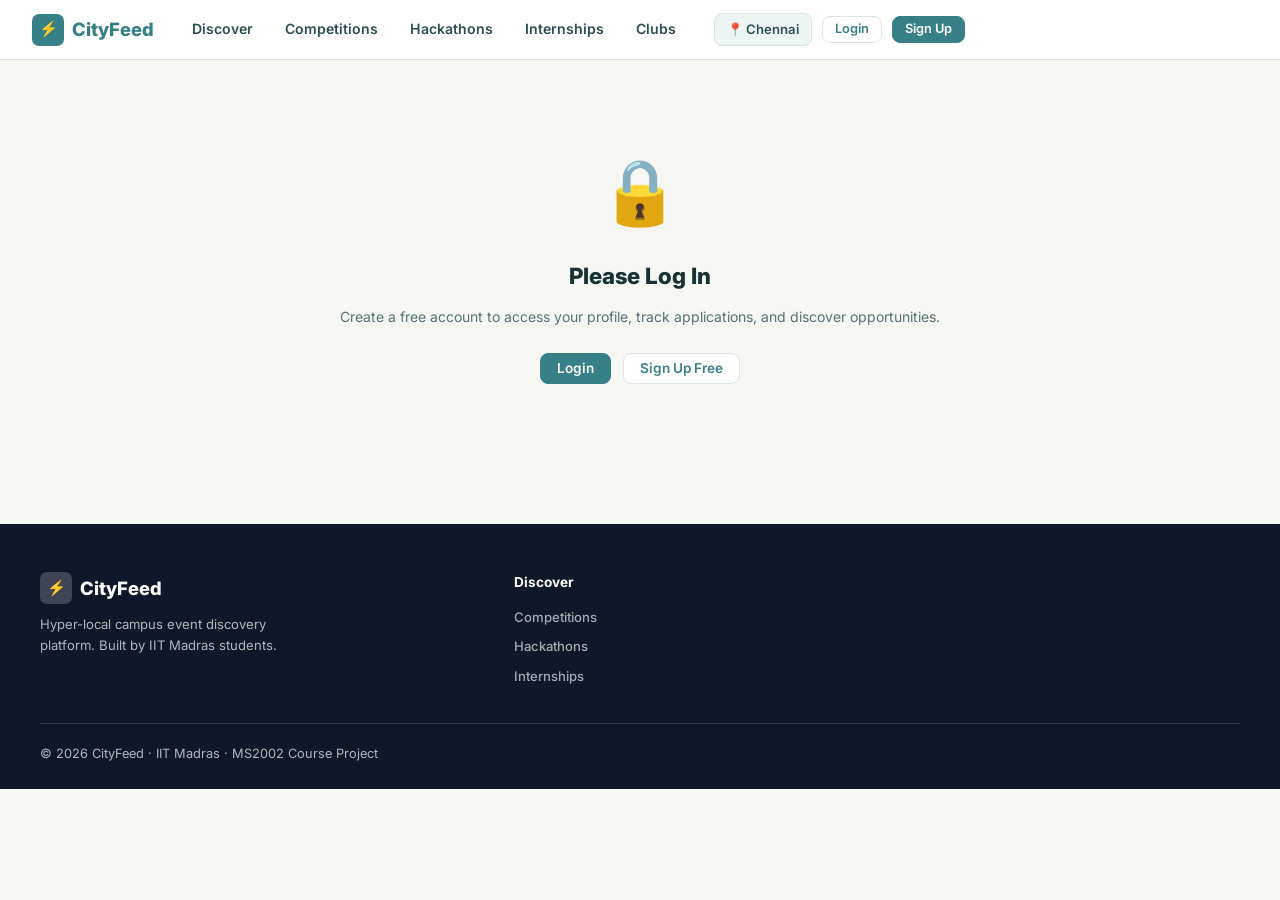
<file: pages/profile.html>
<!DOCTYPE html>
<html lang="en">
<head>
  <meta charset="UTF-8" />
  <meta name="viewport" content="width=device-width, initial-scale=1.0" />
  <title>My Profile - CityFeed | IIT Madras</title>
  <link rel="preconnect" href="https://fonts.googleapis.com" />
  <link href="https://fonts.googleapis.com/css2?family=Inter:wght@400;500;600;700;800;900&display=swap" rel="stylesheet" />
  <link rel="stylesheet" href="../assets/css/main.css" />
  <link rel="icon" href="data:image/svg+xml,<svg xmlns='http://www.w3.org/2000/svg' viewBox='0 0 100 100'><text y='.9em' font-size='90'>⚡</text></svg>" />
</head>
<body>

<nav class="navbar">
  <a href="../index.html" class="nav-logo"><div class="logo-icon">⚡</div>CityFeed</a>
  <div class="nav-links">
    <a href="../index.html">Discover</a>
    <a href="competitions.html">Competitions</a>
    <a href="hackathons.html">Hackathons</a>
    <a href="internships.html">Internships</a>
    <a href="clubs.html">Clubs</a>
  </div>
  <div class="nav-actions">
    <div class="nav-city-badge">📍 Chennai</div>
    <div class="show-logged-out" style="display:flex;gap:10px;align-items:center">
      <button class="btn btn-outline btn-sm" onclick="openAuthModal('login')">Login</button>
      <button class="btn btn-primary btn-sm" onclick="openAuthModal('signup')">Sign Up</button>
    </div>
    <div class="show-logged-in" style="display:none;gap:10px;align-items:center">
      <a href="profile.html" class="avatar user-avatar-display">PK</a>
      <button class="btn btn-ghost btn-sm" onclick="logout()">Logout</button>
    </div>
  </div>
</nav>

<!-- Not logged in state -->
<div id="not-logged-in" class="show-logged-out" style="display:flex">
  <div class="container section" style="text-align:center;padding:80px 24px">
    <div style="font-size:4rem;margin-bottom:16px">🔒</div>
    <h2 style="font-size:1.4rem;font-weight:800;margin-bottom:12px">Please Log In</h2>
    <p style="color:var(--text-muted);margin-bottom:24px">Create a free account to access your profile, track applications, and discover opportunities.</p>
    <div style="display:flex;gap:12px;justify-content:center">
      <button class="btn btn-primary" onclick="openAuthModal('login')">Login</button>
      <button class="btn btn-outline" onclick="openAuthModal('signup')">Sign Up Free</button>
    </div>
  </div>
</div>

<!-- Logged in state -->
<div id="logged-in-view" class="show-logged-in" style="display:none">

  <div class="profile-page-header">
    <div class="container">
      <div class="profile-info">
        <div class="avatar user-avatar-display" style="width:80px;height:80px;font-size:1.8rem;flex-shrink:0">PK</div>
        <div>
          <h1 class="user-name-display">Pranav Kolekar</h1>
          <p>🎓 <span class="user-college-display">IIT Madras</span> &nbsp;•&nbsp; <span class="user-year-display">1st Year B.Tech</span> &nbsp;•&nbsp; <span class="user-dept-display">Chemical Engineering</span></p>
          <div style="display:flex;gap:8px;flex-wrap:wrap">
            <span class="tag" style="background:rgba(255,255,255,0.15);color:white;border-color:transparent">📧 CH25B071</span>
            <span class="tag" style="background:rgba(255,255,255,0.15);color:white;border-color:transparent">📍 Chennai</span>
            <span class="tag" style="background:rgba(0,201,167,0.2);color:#00C9A7;border-color:transparent">✓ Verified Student</span>
          </div>
        </div>
        <div style="margin-left:auto;display:flex;gap:12px;flex-wrap:wrap">
          <div style="text-align:center;background:rgba(255,255,255,0.1);padding:12px 20px;border-radius:12px">
            <div style="font-size:1.6rem;font-weight:800;color:#00C9A7" class="applied-count">0</div>
            <div style="font-size:0.75rem;opacity:0.7">Applied</div>
          </div>
          <div style="text-align:center;background:rgba(255,255,255,0.1);padding:12px 20px;border-radius:12px">
            <div style="font-size:1.6rem;font-weight:800;color:#FF6B35" class="saved-count">0</div>
            <div style="font-size:0.75rem;opacity:0.7">Saved</div>
          </div>
        </div>
      </div>
    </div>
  </div>

  <div class="profile-tabs">
    <div class="profile-tab active" onclick="showProfileTab('applications')">📋 My Applications</div>
    <div class="profile-tab" onclick="showProfileTab('saved')">🔖 Saved</div>
    <div class="profile-tab" onclick="showProfileTab('passport')">🎓 Club Passport</div>
    <div class="profile-tab" onclick="showProfileTab('settings')">⚙️ Settings</div>
  </div>

  <main class="container section">
    <div class="page-layout">
      <div class="main-col">

        <!-- Applications Tab -->
        <div id="tab-applications">
          <div class="section-header">
            <h2 class="section-title"><span class="icon">📋</span> My Applications</h2>
          </div>
          <div id="applications-content">
            <div class="empty-state">
              <div class="icon">📋</div>
              <h3>No applications yet</h3>
              <p>Start applying to competitions, hackathons, and internships to track them here.</p>
              <a href="../index.html" class="btn btn-primary" style="margin-top:16px;display:inline-flex">Discover Opportunities →</a>
            </div>
          </div>
        </div>

        <!-- Saved Tab -->
        <div id="tab-saved" class="hidden">
          <div class="section-header">
            <h2 class="section-title"><span class="icon">🔖</span> Saved Items</h2>
          </div>
          <div id="saved-content">
            <div class="empty-state">
              <div class="icon">🔖</div>
              <h3>Nothing saved yet</h3>
              <p>Save competitions and internships to come back to them later.</p>
              <a href="../index.html" class="btn btn-primary" style="margin-top:16px;display:inline-flex">Browse Events →</a>
            </div>
          </div>
        </div>

        <!-- Club Passport Tab -->
        <div id="tab-passport" class="hidden">
          <div class="section-header">
            <h2 class="section-title">Club Passport</h2>
          </div>
          <div style="background:var(--primary);border-radius:var(--radius-lg);padding:28px;color:#f6f8fa;margin-bottom:24px">
            <div style="display:flex;align-items:center;justify-content:space-between;flex-wrap:wrap;gap:12px">
              <div>
                <div style="font-size:0.75rem;opacity:0.7;margin-bottom:4px;letter-spacing:0.5px">CITYFEED CLUB PASSPORT</div>
                <div style="font-size:1.15rem;font-weight:700;margin-bottom:2px;color:#f6f8fa" class="user-name-display">Pranav Kolekar</div>
                <div style="font-size:0.82rem;opacity:0.8;color:#f6f8fa" class="user-college-display">IIT Madras</div>
              </div>
            </div>
            <div style="margin-top:20px;padding-top:16px;border-top:1px solid rgba(246,248,250,0.18);display:flex;gap:24px;flex-wrap:wrap">
              <div><div style="font-size:1.2rem;font-weight:700;color:#f6f8fa" class="applied-count">0</div><div style="font-size:0.75rem;opacity:0.75">Events Applied</div></div>
              <div><div style="font-size:1.2rem;font-weight:700;color:#f6f8fa">0</div><div style="font-size:0.75rem;opacity:0.75">Events Attended</div></div>
              <div><div style="font-size:1.2rem;font-weight:700;color:#f6f8fa">0</div><div style="font-size:0.75rem;opacity:0.75">Awards Won</div></div>
            </div>
          </div>
          <div class="empty-state">
            <h3>Verified Campus Record</h3>
            <p>Participate in campus events to record verified attendance and awards in your Club Passport.</p>
            <a href="../index.html" class="btn btn-primary" style="margin-top:16px;display:inline-flex">Browse Events</a>
          </div>
        </div>

        <!-- Settings Tab -->
        <div id="tab-settings" class="hidden">
          <div class="section-header">
            <h2 class="section-title"><span class="icon">⚙️</span> Account Settings</h2>
          </div>
          <div class="sidebar-widget" style="border-radius:16px;margin-bottom:16px">
            <div class="sidebar-widget-title">Profile Information</div>
            <form onsubmit="event.preventDefault();showToast('Profile updated!','success','✓')">
              <div class="form-row">
                <div class="form-group"><label class="form-label">Full Name</label><input class="form-input user-name-display" type="text" value="Pranav Kolekar" /></div>
                <div class="form-group"><label class="form-label">Roll Number</label><input class="form-input" type="text" value="CH25B071" /></div>
              </div>
              <div class="form-row">
                <div class="form-group"><label class="form-label">College</label><input class="form-input" type="text" value="IIT Madras" /></div>
                <div class="form-group"><label class="form-label">Department</label><input class="form-input" type="text" value="Chemical Engineering" /></div>
              </div>
              <div class="form-group"><label class="form-label">Year of Study</label><select class="form-input"><option>1st Year B.Tech</option><option>2nd Year B.Tech</option><option>3rd Year B.Tech</option><option>4th Year B.Tech</option><option>M.Tech / MS</option><option>PhD</option></select></div>
              <button type="submit" class="btn btn-primary">Save Changes</button>
            </form>
          </div>
          <div class="sidebar-widget" style="border-radius:16px">
            <div class="sidebar-widget-title">🔔 Notification Preferences</div>
            <div style="display:flex;flex-direction:column;gap:14px">
              <label style="display:flex;align-items:center;justify-content:space-between;cursor:pointer">
                <span style="font-size:0.9rem">Deadline reminders</span>
                <input type="checkbox" checked style="width:18px;height:18px;accent-color:var(--primary)" />
              </label>
              <label style="display:flex;align-items:center;justify-content:space-between;cursor:pointer">
                <span style="font-size:0.9rem">New events near me</span>
                <input type="checkbox" checked style="width:18px;height:18px;accent-color:var(--primary)" />
              </label>
              <label style="display:flex;align-items:center;justify-content:space-between;cursor:pointer">
                <span style="font-size:0.9rem">Application updates</span>
                <input type="checkbox" checked style="width:18px;height:18px;accent-color:var(--primary)" />
              </label>
              <label style="display:flex;align-items:center;justify-content:space-between;cursor:pointer">
                <span style="font-size:0.9rem">Sponsor deals</span>
                <input type="checkbox" style="width:18px;height:18px;accent-color:var(--primary)" />
              </label>
            </div>
          </div>
          <div style="margin-top:16px">
            <button class="btn btn-ghost" style="color:#ef4444;border-color:#fecaca" onclick="logout();window.location.href='../index.html'">🚪 Logout</button>
          </div>
        </div>

      </div>

      <!-- Sidebar -->
      <aside class="sidebar">
        <div class="sidebar-widget profile-widget" style="border-radius:20px">
          <div class="avatar user-avatar-display" style="width:60px;height:60px;font-size:1.3rem;margin:0 auto 12px">PK</div>
          <h3 class="user-name-display">Pranav Kolekar</h3>
          <p class="user-college-display">IIT Madras</p>
          <div class="stats-row">
            <div class="stat"><strong class="applied-count">0</strong><small>Applied</small></div>
            <div class="stat"><strong class="saved-count">0</strong><small>Saved</small></div>
          </div>
          <button class="btn btn-sm" onclick="showProfileTab('settings')">Edit Profile →</button>
        </div>
        <div class="sidebar-widget">
          <div class="sidebar-widget-title">🎯 Interests</div>
          <div class="card-tags">
            <span class="tag tag-purple">Chemical Engg</span>
            <span class="tag tag-purple">Entrepreneurship</span>
            <span class="tag tag-green">Data Science</span>
            <span class="tag tag-orange">Finance</span>
            <span class="tag">Hackathons</span>
          </div>
        </div>
        <div class="sidebar-widget">
          <div class="sidebar-widget-title">⏰ Upcoming Deadlines</div>
          <div class="deadline-list" id="deadline-list"></div>
        </div>
      </aside>
    </div>
  </main>
</div>

<footer>
  <div class="footer-grid">
    <div class="footer-brand"><a href="../index.html" class="nav-logo"><div class="logo-icon">⚡</div>CityFeed</a><p>Hyper-local campus event discovery platform. Built by IIT Madras students.</p></div>
    <div class="footer-col"><h4>Discover</h4><ul><li><a href="competitions.html">Competitions</a></li><li><a href="hackathons.html">Hackathons</a></li><li><a href="internships.html">Internships</a></li></ul></div>
  </div>
  <div class="footer-bottom"><div>© 2026 CityFeed · IIT Madras · MS2002 Course Project</div></div>
</footer>

<div class="modal-overlay" id="auth-modal">
  <div class="modal">
    <div class="modal-header"><div><div style="font-size:1.6rem;margin-bottom:4px">⚡</div><h2 style="font-size:1.1rem;font-weight:800">Welcome to CityFeed</h2><p style="font-size:0.82rem;color:var(--text-muted)">Your campus event feed</p></div><button class="modal-close" onclick="closeAuthModal()">✕</button></div>
    <div class="modal-body">
      <div class="auth-tabs"><div class="auth-tab active" data-tab="login" onclick="switchAuthTab('login')">Login</div><div class="auth-tab" data-tab="signup" onclick="switchAuthTab('signup')">Sign Up</div></div>
      <div id="login-form"><div class="demo-hint"><strong>🎯 Demo</strong> demo@iitm.ac.in / cityfeed2026</div><form id="login-form-el"><div id="login-error" style="display:none;background:#fef2f2;border:1px solid #fecaca;color:#991b1b;padding:10px 14px;border-radius:8px;font-size:0.82rem;margin-bottom:16px"></div><div class="form-group"><label class="form-label">Email</label><input id="login-email" class="form-input" type="email" value="demo@iitm.ac.in" required /></div><div class="form-group"><label class="form-label">Password</label><input id="login-pwd" class="form-input" type="password" value="cityfeed2026" required /></div><button type="submit" class="btn btn-primary w-full" style="justify-content:center">Login →</button></form></div>
      <div id="signup-form" class="hidden"><form id="signup-form-el"><div class="form-group"><label class="form-label">Full Name</label><input id="signup-name" class="form-input" type="text" required /></div><div class="form-group"><label class="form-label">Email</label><input class="form-input" type="email" required /></div><div class="form-group"><label class="form-label">College</label><select class="form-input" required><option value="">Select</option><option>IIT Madras</option><option>Anna University</option><option>SRM Chennai</option><option>VIT Chennai</option></select></div><div class="form-group"><label class="form-label">Password</label><input class="form-input" type="password" required /></div><button type="submit" class="btn btn-primary w-full" style="justify-content:center">Create Account →</button></form></div>
    </div>
  </div>
</div>

<!-- Apply Modal -->
<div class="modal-overlay" id="apply-modal">
  <div class="modal" style="max-width:640px;overflow:hidden;padding:0">
    <div class="apply-modal-banner">
      <button class="modal-header-close" onclick="closeApplyModal()">✕</button>
      <div class="sub-badge">Official Application Form</div>
      <h2 id="apply-modal-title">Opportunity Title</h2>
      <p id="apply-modal-org">Organization Name</p>
    </div>
    <div class="apply-modal-body">
      <input type="hidden" id="apply-item-id" />
      
      <div class="step-indicator">
        <div class="step active"><div class="step-num">1</div> Personal</div>
        <div class="step-line done"></div>
        <div class="step active"><div class="step-num">2</div> Academics</div>
        <div class="step-line done"></div>
        <div class="step active"><div class="step-num">3</div> Team &amp; Mode</div>
        <div class="step-line done"></div>
        <div class="step active"><div class="step-num">4</div> Submit</div>
      </div>

      <form id="apply-form-el" onsubmit="submitApplication(event)">
        <!-- 1. Personal & Contact Details -->
        <div class="form-section-title">1. Personal &amp; Contact Details</div>
        <div class="form-row">
          <div class="form-group">
            <label class="form-label">Full Name <span class="req">*</span></label>
            <input id="app-fullname" class="form-input" type="text" placeholder="e.g. Pranav Kolekar" required />
          </div>
          <div class="form-group">
            <label class="form-label">College Email Address <span class="req">*</span></label>
            <input id="app-email" class="form-input" type="email" placeholder="e.g. ch25b071@smail.iitm.ac.in" required />
          </div>
        </div>

        <div class="form-row">
          <div class="form-group">
            <label class="form-label">WhatsApp / Contact Number <span class="req">*</span></label>
            <input id="app-phone" class="form-input" type="tel" placeholder="+91 98765 43210" value="+91 98765 43210" required />
          </div>
          <div class="form-group">
            <label class="form-label">Gender <span class="opt">(Optional)</span></label>
            <select id="app-gender" class="form-input">
              <option value="Male" selected>Male</option>
              <option value="Female">Female</option>
              <option value="Other">Other</option>
              <option value="Prefer not to say">Prefer not to say</option>
            </select>
          </div>
        </div>

        <div class="form-group">
          <label class="form-label">Current City / Campus Location <span class="opt">(Optional)</span></label>
          <input id="app-location" class="form-input" type="text" placeholder="e.g. Chennai (IIT Madras Campus)" value="Chennai (IIT Madras Campus)" />
        </div>

        <!-- 2. Academic & Institution Details -->
        <div class="form-section-title">2. Academic &amp; Institution Details</div>
        <div class="form-group">
          <label class="form-label">College / University Name <span class="req">*</span></label>
          <select id="app-college" class="form-input" required>
            <option value="IIT Madras" selected>IIT Madras (Indian Institute of Technology Madras)</option>
            <option value="Anna University">Anna University (CEG / ACT Tech)</option>
            <option value="SRM Chennai">SRM Institute of Science and Technology, Kattankulathur</option>
            <option value="VIT Chennai">Vellore Institute of Technology, Chennai Campus</option>
            <option value="SSN College">SSN College of Engineering, Chennai</option>
            <option value="NIT Trichy">National Institute of Technology, Tiruchirappalli</option>
            <option value="Other">Other College / University</option>
          </select>
        </div>

        <div class="form-row">
          <div class="form-group">
            <label class="form-label">Degree Program <span class="req">*</span></label>
            <select id="app-degree" class="form-input" required>
              <option value="B.Tech" selected>B.Tech (Bachelor of Technology)</option>
              <option value="Dual Degree">Dual Degree (B.Tech + M.Tech)</option>
              <option value="B.E.">B.E. (Bachelor of Engineering)</option>
              <option value="M.Tech">M.Tech / M.E.</option>
              <option value="MBA">MBA / Management</option>
              <option value="M.Sc">M.Sc / MS (by Research)</option>
              <option value="B.Sc">B.Sc / BCA</option>
              <option value="Ph.D">Ph.D. Scholar</option>
              <option value="Other">Other</option>
            </select>
          </div>
          <div class="form-group">
            <label class="form-label">Department / Stream <span class="req">*</span></label>
            <select id="app-dept" class="form-input" required>
              <option value="Chemical Engineering" selected>Chemical Engineering</option>
              <option value="Computer Science & Engineering">Computer Science &amp; Engineering</option>
              <option value="Electrical Engineering">Electrical &amp; Electronics Engineering</option>
              <option value="Mechanical Engineering">Mechanical Engineering</option>
              <option value="Aerospace Engineering">Aerospace Engineering</option>
              <option value="Civil Engineering">Civil Engineering</option>
              <option value="Engineering Design">Engineering Design / Data Science</option>
              <option value="Management Studies">Management Studies</option>
              <option value="Physics / Chemistry / Math">Sciences / Humanities</option>
              <option value="Other">Other Department</option>
            </select>
          </div>
        </div>

        <div class="form-row">
          <div class="form-group">
            <label class="form-label">Year of Study / Batch <span class="req">*</span></label>
            <select id="app-year" class="form-input" required>
              <option value="1st Year" selected>1st Year (Batch of 2029)</option>
              <option value="2nd Year">2nd Year (Batch of 2028)</option>
              <option value="3rd Year">3rd Year (Batch of 2027)</option>
              <option value="4th Year">4th Year (Batch of 2026)</option>
              <option value="5th Year">5th Year (Dual Degree)</option>
              <option value="Postgraduate">Postgraduate / Research</option>
            </select>
          </div>
          <div class="form-group">
            <label class="form-label">Roll Number / Student ID <span class="req">*</span></label>
            <input id="app-rollno" class="form-input" type="text" placeholder="e.g. CH25B071" value="CH25B071" required />
          </div>
        </div>

        <div class="form-group">
          <label class="form-label">Current CGPA / Percentage <span class="opt">(Optional)</span></label>
          <input id="app-cgpa" class="form-input" type="text" placeholder="e.g. 8.65 / 10" value="8.65 / 10" />
        </div>

        <!-- 3. Participation Mode -->
        <div class="form-section-title">3. Participation Mode &amp; Team Details</div>
        <div class="form-group">
          <label class="form-label">Register As <span class="req">*</span></label>
          <div class="radio-group">
            <label class="radio-label">
              <input type="radio" name="participationType" value="Individual" checked onchange="toggleTeamFields(false)" />
              Individual Candidate
            </label>
            <label class="radio-label">
              <input type="radio" name="participationType" value="Team Leader" onchange="toggleTeamFields(true)" />
              Team Leader / Team Entry
            </label>
          </div>
        </div>

        <div id="team-fields-box" style="display:none;background:var(--surface-subtle);padding:14px;border-radius:var(--radius);margin-bottom:14px;border:1px solid var(--border)">
          <div class="form-row">
            <div class="form-group" style="margin-bottom:10px">
              <label class="form-label">Team Name <span class="req">*</span></label>
              <input id="app-team-name" class="form-input" type="text" placeholder="e.g. ByteCraft IITM" />
            </div>
            <div class="form-group" style="margin-bottom:10px">
              <label class="form-label">Total Team Size</label>
              <select id="app-team-size" class="form-input">
                <option value="2">2 Members</option>
                <option value="3" selected>3 Members</option>
                <option value="4">4 Members</option>
                <option value="5">5 Members</option>
                <option value="6">6 Members</option>
              </select>
            </div>
          </div>
          <div class="form-group" style="margin-bottom:0">
            <label class="form-label">Teammate Names, Emails &amp; Roll Numbers</label>
            <textarea id="app-team-members" class="form-input" rows="2" placeholder="e.g. Anurag Kumar (NA25B013), Yash Tulshyan (CS25B095)"></textarea>
          </div>
        </div>

        <!-- 4. Experience & Portfolio -->
        <div class="form-section-title">4. Experience &amp; Profiles</div>
        <div class="form-row">
          <div class="form-group">
            <label class="form-label">LinkedIn Profile URL <span class="opt">(Optional)</span></label>
            <input id="app-linkedin" class="form-input" type="url" placeholder="https://linkedin.com/in/username" />
          </div>
          <div class="form-group">
            <label class="form-label">GitHub / Portfolio URL <span class="opt">(Optional)</span></label>
            <input id="app-portfolio" class="form-input" type="url" placeholder="https://github.com/username" />
          </div>
        </div>

        <div class="form-row">
          <div class="form-group">
            <label class="form-label">Key Technical / Domain Skills <span class="opt">(Optional)</span></label>
            <input id="app-skills" class="form-input" type="text" placeholder="e.g. Python, AI/ML, React, CAD, Financial Modeling" value="Python, Data Science, Problem Solving" />
          </div>
          <div class="form-group">
            <label class="form-label">Prior Event Experience <span class="opt">(Optional)</span></label>
            <select id="app-experience" class="form-input">
              <option value="First-time participant">First-time participant</option>
              <option value="Participated in 1-2 events" selected>Participated in 1-2 events</option>
              <option value="Winner / Finalist previously">Winner / Finalist previously</option>
            </select>
          </div>
        </div>

        <!-- 5. Motivation & Resume -->
        <div class="form-section-title">5. Motivation, Resume &amp; Submission</div>
        <div class="form-group">
          <label class="form-label">Why do you want to participate / Problem-solving approach? <span class="opt">(Optional)</span></label>
          <textarea id="app-motivation" class="form-input" rows="2" placeholder="Briefly describe your interest, background, or solution approach..."></textarea>
        </div>

        <div class="form-group">
          <label class="form-label">Resume / CV Link <span class="opt">(Google Drive, Notion, Dropbox, LinkedIn)</span></label>
          <input id="app-resume-link" class="form-input" type="url" placeholder="https://drive.google.com/file/d/..." value="https://drive.google.com/file/d/demo-resume-pranav/view" />
        </div>

        <div class="form-group">
          <label class="form-label">Or Upload Resume File <span class="opt">(PDF / DOCX, max 5MB)</span></label>
          <div id="drop-zone" onclick="document.getElementById('app-resume-file').click()" style="border:2px dashed var(--border);border-radius:var(--radius);padding:18px;text-align:center;cursor:pointer;background:var(--surface-subtle);transition:var(--transition)">
            <div style="font-size:1.4rem;margin-bottom:4px">📎</div>
            <div id="upload-label" style="font-size:0.85rem;font-weight:700;color:var(--text-primary)">Click to select or drag &amp; drop resume</div>
            <div style="font-size:0.75rem;color:var(--text-muted);margin-top:2px">PDF, DOC, DOCX up to 5MB</div>
          </div>
          <input type="file" id="app-resume-file" style="display:none" onchange="const f = this.files[0]; if(f) document.getElementById('upload-label').innerHTML = '✅ Selected: <strong>' + f.name + '</strong>';" />
        </div>

        <div class="form-group">
          <label class="form-label">How did you hear about this event?</label>
          <select id="app-referral" class="form-input">
            <option value="CityFeed Campus Feed" selected>CityFeed Campus Feed</option>
            <option value="Club WhatsApp Group">Club WhatsApp Group</option>
            <option value="Hostel / Department Notice Board">Hostel / Department Notice Board</option>
            <option value="Senior / Batchmate Recommendation">Senior / Batchmate Recommendation</option>
          </select>
        </div>

        <div class="form-group">
          <label class="checkbox-label">
            <input type="checkbox" required checked />
            <span style="font-size:0.82rem;line-height:1.45;color:var(--text-primary)">I confirm that all personal and academic details provided are accurate and I agree to abide by the event rules, plagiarism regulations, and code of conduct.</span>
          </label>
        </div>

        <div style="display:flex;gap:12px;margin-top:20px">
          <button type="button" class="btn btn-ghost" style="flex:1;justify-content:center;padding:12px;font-size:0.9rem" onclick="closeApplyModal()">Cancel</button>
          <button type="submit" class="btn btn-primary" style="flex:2;justify-content:center;padding:12px;font-size:0.92rem">🚀 Submit Application</button>
        </div>
      </form>
    </div>
  </div>
</div>

<!-- Detail Modal -->
<div class="modal-overlay" id="detail-modal">
  <div class="modal" style="max-width:620px;overflow:hidden;padding:0">
    <div id="detail-modal-content"></div>
  </div>
</div>
<div id="toast-container"></div>

<script src="../assets/js/app.js"></script>
<script>
  function showProfileTab(tab) {
    ['applications','saved','passport','settings'].forEach(t => {
      document.getElementById(`tab-${t}`)?.classList.toggle('hidden', t !== tab);
    });
    document.querySelectorAll('.profile-tab').forEach((el, i) => {
      const tabs = ['applications','saved','passport','settings'];
      el.classList.toggle('active', tabs[i] === tab);
    });
    if (tab === 'applications') renderApplicationsList();
    if (tab === 'saved') renderSavedList();
  }

  function renderApplicationsList() {
    const container = document.getElementById('applications-content');
    if (!AUTH.user || AUTH.user.applied.length === 0) {
      container.innerHTML = `<div class="empty-state"><div class="icon">📋</div><h3>No applications yet</h3><p>Start applying to competitions, hackathons, and internships to track them here.</p><a href="../index.html" class="btn btn-primary" style="margin-top:16px;display:inline-flex">Discover Opportunities →</a></div>`;
      return;
    }
    const items = [...COMPETITIONS, ...INTERNSHIPS].filter(x => AUTH.user.applied.includes(x.id));
    container.innerHTML = `<div class="internship-list">${items.map(item => {
      const data = (AUTH.user.applicationsData && AUTH.user.applicationsData[item.id]) || {};
      const teamText = data.teamName ? `Team: ${data.teamName} (${data.participationType})` : (data.participationType || 'Individual');
      return `
      <div class="internship-card" style="align-items:flex-start">
        <div class="internship-logo">${item.orgLogo}</div>
        <div class="internship-info" style="flex:1">
          <div class="internship-role">${item.title || item.role}</div>
          <div class="internship-org">🏢 ${item.org} &bull; ${item.location || 'Chennai'}</div>
          <div style="font-size:0.82rem;color:var(--text-secondary);margin:6px 0 8px;background:var(--surface-subtle);padding:8px 12px;border-radius:6px;border:1px solid var(--border)">
            <div><strong>Applied As:</strong> ${teamText} &bull; <strong>Department:</strong> ${data.department || 'Chemical Engineering'}</div>
            <div><strong>Roll No:</strong> ${data.rollNo || 'CH25B071'} &bull; <strong>Institution:</strong> ${data.college || 'IIT Madras'}</div>
          </div>
          <div class="internship-tags">
            <span class="tag tag-green">✓ Application Submitted</span>
            <span class="tag tag-blue">Under Review (Round 1)</span>
          </div>
        </div>
        <div class="internship-actions" style="min-width:140px;text-align:right">
          <div style="font-size:0.82rem;color:var(--text-muted);margin-bottom:6px">⏰ ${item.daysLeft}d left</div>
          <button class="btn btn-sm btn-outline" onclick="openDetailModal('${item.id}')">View Details</button>
        </div>
      </div>`;
    }).join('')}</div>`;
  }

  function renderSavedList() {
    const container = document.getElementById('saved-content');
    if (!AUTH.user || AUTH.user.saved.length === 0) {
      container.innerHTML = `<div class="empty-state"><div class="icon">🔖</div><h3>Nothing saved yet</h3><p>Save competitions and internships to come back to them later.</p><a href="../index.html" class="btn btn-primary" style="margin-top:16px;display:inline-flex">Browse Events →</a></div>`;
      return;
    }
    const items = [...COMPETITIONS, ...INTERNSHIPS].filter(x => AUTH.user.saved.includes(x.id));
    container.innerHTML = `<div class="internship-list">${items.map(item => `
      <div class="internship-card">
        <div class="internship-logo">${item.orgLogo}</div>
        <div class="internship-info">
          <div class="internship-role">${item.title || item.role}</div>
          <div class="internship-org">🏢 ${item.org}</div>
          <div class="internship-tags">${item.tags.map(t => `<span class="tag">${t}</span>`).join('')}</div>
        </div>
        <div class="internship-actions">
          <div style="font-size:0.8rem;color:var(--text-muted)">⏰ ${item.daysLeft}d left</div>
          <button class="apply-btn btn-sm" onclick="openApplyModal('${item.id}')">Apply</button>
        </div>
      </div>`).join('')}</div>`;
  }

  window.onAuthChange = () => {
    if (AUTH.isLoggedIn) {
      renderApplicationsList();
      renderSavedList();
    }
  };

  document.addEventListener('DOMContentLoaded', () => {
    if (AUTH.isLoggedIn) {
      renderApplicationsList();
      renderSavedList();
    }
  });
</script>
</body>
</html>
</file>
<file: assets/css/main.css>
/* ============================================================
   CityFeed: Stylesheet
   IIT Madras | MS2002 Course Project
   ============================================================ */

:root {
  /* Squilla Soft Teal & Mint Palette Theme */
  --primary:          #388087;   /* Deep Sea Teal */
  --primary-dark:     #2b6369;   /* Deeper Teal for active/pressed states */
  --primary-light:    #eaf4f5;   /* Soft Pastel Teal Tint */
  --primary-hover:    #479ca4;   /* Sea Teal Hover */
  --secondary:        #6FB3B8;   /* Sky Turquoise Accent */
  --secondary-light:  #ebf5f7;   /* Soft Sky Aqua Tint */
  --secondary-hover:  #5aa3a8;   /* Sky Turquoise Hover */
  --accent-mint:      #C2EDCE;   /* Mint Sage Green */
  --accent-aqua:      #BADFE7;   /* Pastel Ice Aqua */
  --accent-green:     #166534;   /* Applied & Success Badge Green */
  --accent-green-bg:  #e5f7ec;   /* Soft Mint Green Background */
  
  /* Crisp, Dark Slate-Teal High-Contrast Typography */
  --text-primary:     #163235;   /* Deep charcoal teal (exceptional AAA contrast > 11:1) */
  --text-secondary:   #2b4f53;   /* Readable slate teal */
  --text-muted:       #537376;   /* Legible muted tone */
  
  /* Light, Airy, Calming Canvas */
  --bg:               #F6F6F2;   /* Warm Alabaster Off-White */
  --surface:          #ffffff;   /* Pure White for crisp elevated cards */
  --surface-subtle:   #edf5f4;   /* Soft Mint/Teal Tint for inputs, panels & chips */
  --border:           #d8e5e3;   /* Clean subtle border tone */
  --border-focus:     #388087;
  
  --radius:           8px;
  --radius-lg:        12px;
  --shadow-sm:        0 1px 3px rgba(35,82,87,0.06), 0 1px 2px rgba(35,82,87,0.03);
  --shadow-md:        0 4px 14px rgba(35,82,87,0.08), 0 2px 4px rgba(35,82,87,0.04);
  --transition:       0.18s ease;
  --font:             'Inter', -apple-system, BlinkMacSystemFont, 'Segoe UI', Roboto, sans-serif;
}

* { box-sizing: border-box; margin: 0; padding: 0; }
html { scroll-behavior: smooth; }

body {
  font-family: var(--font);
  color: var(--text-primary);
  background: var(--bg);
  min-height: 100vh;
  font-size: 14px;
  line-height: 1.6;
}

a { color: var(--primary); text-decoration: none; font-weight: 500; }
a:hover { text-decoration: underline; }
img { max-width: 100%; display: block; }

/* ============================================================
   NAVBAR
   ============================================================ */
.navbar {
  position: sticky;
  top: 0;
  z-index: 999;
  background: var(--surface);
  border-bottom: 1px solid var(--border);
  padding: 0 32px;
  display: flex;
  align-items: center;
  gap: 24px;
  height: 60px;
}

.nav-logo {
  display: flex;
  align-items: center;
  gap: 8px;
  font-weight: 800;
  font-size: 1.15rem;
  color: var(--primary);
  text-decoration: none;
  flex-shrink: 0;
}
.nav-logo .logo-icon {
  width: 32px; height: 32px;
  background: var(--primary);
  border-radius: 7px;
  display: flex; align-items: center; justify-content: center;
  color: #ffffff;
  font-size: 0.95rem;
  font-style: normal;
}

.nav-links {
  display: flex;
  align-items: center;
  gap: 4px;
}
.nav-links a {
  padding: 6px 14px;
  border-radius: var(--radius);
  color: var(--text-secondary);
  font-weight: 600;
  font-size: 0.88rem;
  transition: var(--transition);
  text-decoration: none;
  white-space: nowrap;
}
.nav-links a:hover { background: var(--surface-subtle); color: var(--primary); }
.nav-links a.active { color: var(--primary); font-weight: 700; background: var(--primary-light); }

.nav-search {
  flex: 1;
  max-width: 280px;
  position: relative;
  margin-left: auto;
}
.nav-search input {
  width: 100%;
  padding: 8px 12px 8px 34px;
  border: 1px solid var(--border);
  border-radius: var(--radius);
  font-size: 0.85rem;
  background: var(--surface-subtle);
  outline: none;
  transition: var(--transition);
  color: var(--text-primary);
  font-family: var(--font);
  font-weight: 500;
}
.nav-search input:focus {
  border-color: var(--primary);
  background: var(--surface);
  box-shadow: 0 0 0 3px rgba(15,43,72,0.15);
}
.nav-search .search-icon {
  position: absolute;
  left: 10px; top: 50%;
  transform: translateY(-50%);
  color: var(--text-muted);
  font-size: 0.85rem;
  pointer-events: none;
}

.nav-actions {
  display: flex;
  align-items: center;
  gap: 10px;
}

.nav-city-badge {
  display: flex;
  align-items: center;
  gap: 4px;
  padding: 5px 12px;
  background: var(--surface-subtle);
  border: 1px solid var(--border);
  color: var(--text-secondary);
  border-radius: var(--radius);
  font-size: 0.82rem;
  font-weight: 600;
}

/* ============================================================
   BUTTONS
   ============================================================ */
.btn {
  display: inline-flex;
  align-items: center;
  gap: 6px;
  padding: 8px 16px;
  border-radius: var(--radius);
  font-weight: 600;
  font-size: 0.85rem;
  cursor: pointer;
  border: 1px solid transparent;
  transition: var(--transition);
  text-decoration: none;
  white-space: nowrap;
  font-family: var(--font);
  line-height: 1;
}

.btn-primary {
  background: var(--primary);
  color: #ffffff;
  border-color: var(--primary);
}
.btn-primary:hover {
  background: var(--primary-dark);
  border-color: var(--primary-dark);
  color: #ffffff;
  text-decoration: none;
}

.btn-outline {
  background: var(--surface);
  color: var(--primary);
  border-color: var(--border);
  font-weight: 600;
}
.btn-outline:hover {
  border-color: var(--primary);
  background: var(--primary-light);
  color: var(--primary-dark);
  text-decoration: none;
}

.btn-ghost {
  background: transparent;
  color: var(--text-secondary);
  border-color: var(--border);
  font-weight: 600;
}
.btn-ghost:hover {
  background: var(--surface-subtle);
  color: var(--text-primary);
  text-decoration: none;
}

.btn-sm {
  padding: 6px 12px;
  font-size: 0.8rem;
}

.btn-secondary {
  background: var(--secondary);
  color: #ffffff;
  border-color: var(--secondary);
}
.btn-secondary:hover {
  background: var(--secondary-hover);
  border-color: var(--secondary-hover);
  color: #ffffff;
  text-decoration: none;
}

.avatar {
  width: 34px; height: 34px;
  border-radius: 50%;
  background: var(--primary);
  color: #ffffff;
  display: flex; align-items: center; justify-content: center;
  font-weight: 700;
  font-size: 0.8rem;
  cursor: pointer;
  flex-shrink: 0;
  text-decoration: none;
}

/* ============================================================
   HERO (LIGHT & AIRY - NO DARK BLOCKS)
   ============================================================ */
.hero {
  background: linear-gradient(180deg, #e7f3f4 0%, var(--bg) 100%);
  color: var(--text-primary);
  padding: 56px 32px 44px;
  text-align: center;
  border-bottom: 1px solid var(--border);
}

.hero-content {
  max-width: 620px;
  margin: 0 auto;
}

.hero-badge {
  display: inline-block;
  background: var(--accent-mint);
  border: 1px solid #9edab0;
  padding: 5px 14px;
  border-radius: 20px;
  font-size: 0.8rem;
  font-weight: 700;
  letter-spacing: 0.3px;
  margin-bottom: 16px;
  color: #164f2e;
}

.hero h1 {
  font-size: clamp(1.65rem, 4vw, 2.35rem);
  font-weight: 800;
  line-height: 1.25;
  margin-bottom: 12px;
  letter-spacing: -0.3px;
  color: var(--text-primary);
}

.hero h1 span {
  color: var(--primary);
}

.hero p {
  color: var(--text-secondary);
  font-size: 0.95rem;
  margin-bottom: 28px;
  max-width: 500px;
  margin-left: auto;
  margin-right: auto;
}

.hero-search {
  display: flex;
  gap: 8px;
  max-width: 480px;
  margin: 0 auto 24px;
}
.hero-search input {
  flex: 1;
  padding: 10px 14px;
  border-radius: var(--radius);
  border: 1.5px solid var(--border);
  font-size: 0.9rem;
  outline: none;
  color: var(--text-primary);
  background: var(--surface);
  font-family: var(--font);
  font-weight: 500;
}
.hero-search input:focus {
  border-color: var(--primary);
  box-shadow: 0 0 0 3px rgba(56, 128, 135, 0.15);
}

.hero-stats {
  display: flex;
  justify-content: center;
  gap: 36px;
  flex-wrap: wrap;
}
.hero-stat { text-align: center; }
.hero-stat strong {
  display: block;
  font-size: 1.35rem;
  font-weight: 800;
  color: var(--text-primary);
}
.hero-stat span {
  font-size: 0.78rem;
  color: var(--text-muted);
  font-weight: 600;
}

/* ============================================================
   FILTER BAR / TABS
   ============================================================ */
.filter-bar {
  background: var(--surface);
  border-bottom: 1px solid var(--border);
  padding: 0 32px;
  display: flex;
  align-items: center;
  gap: 4px;
  overflow-x: auto;
  scrollbar-width: none;
}
.filter-bar::-webkit-scrollbar { display: none; }

.filter-chip {
  display: inline-flex;
  align-items: center;
  gap: 5px;
  padding: 12px 18px;
  font-size: 0.88rem;
  font-weight: 600;
  color: var(--text-muted);
  cursor: pointer;
  border-bottom: 2.5px solid transparent;
  white-space: nowrap;
  transition: var(--transition);
  background: none;
  border-left: none;
  border-right: none;
  border-top: none;
  font-family: var(--font);
}
.filter-chip:hover { color: var(--text-primary); }
.filter-chip.active {
  color: var(--primary);
  border-bottom-color: var(--primary);
  font-weight: 700;
}

/* ============================================================
   LAYOUT
   ============================================================ */
.container {
  max-width: 1200px;
  margin: 0 auto;
  padding: 0 32px;
}

.section { padding: 36px 0; }

.section-header {
  display: flex;
  align-items: center;
  justify-content: space-between;
  margin-bottom: 20px;
  flex-wrap: wrap;
  gap: 10px;
}

.section-title {
  font-size: 1.15rem;
  font-weight: 800;
  color: var(--text-primary);
  display: flex;
  align-items: center;
  gap: 8px;
}

/* ============================================================
   CARDS GRID
   ============================================================ */
.cards-grid {
  display: grid;
  grid-template-columns: repeat(auto-fill, minmax(300px, 1fr));
  gap: 18px;
}

.card {
  background: var(--surface);
  border-radius: var(--radius-lg);
  border: 1px solid var(--border);
  overflow: hidden;
  transition: var(--transition);
  cursor: pointer;
  display: flex;
  flex-direction: column;
}
.card:hover {
  transform: translateY(-2px);
  box-shadow: var(--shadow-md);
  border-color: var(--primary);
}

/* Card top color strip */
.card-banner {
  height: 5px;
  background: var(--primary);
  position: relative;
}
.card-banner.hackathon   { background: var(--accent-green); }
.card-banner.competition { background: var(--primary); }
.card-banner.internship  { background: var(--secondary); }

.card-body {
  padding: 18px 20px;
  flex: 1;
  display: flex;
  flex-direction: column;
  gap: 10px;
}

.card-top-row {
  display: flex;
  align-items: center;
  justify-content: space-between;
  gap: 8px;
}

.card-org {
  display: flex;
  align-items: center;
  gap: 6px;
  font-size: 0.82rem;
  color: var(--text-secondary);
  font-weight: 600;
}

.org-logo {
  width: 24px; height: 24px;
  border-radius: 5px;
  background: var(--primary-light);
  display: flex; align-items: center; justify-content: center;
  font-size: 0.75rem;
  font-weight: 700;
  color: var(--primary);
  flex-shrink: 0;
}

.type-pill {
  font-size: 0.72rem;
  font-weight: 700;
  padding: 3px 8px;
  border-radius: 4px;
  text-transform: uppercase;
  letter-spacing: 0.3px;
  flex-shrink: 0;
}
.type-pill.competition { background: #e3f2f5; color: #205358; border: 1px solid #BADFE7; }
.type-pill.hackathon   { background: #e5f7ec; color: #166534; border: 1px solid #C2EDCE; }
.type-pill.internship  { background: #ebf5f7; color: #235d63; border: 1px solid #b3dce1; }

.card-title {
  font-size: 0.98rem;
  font-weight: 700;
  color: var(--text-primary);
  line-height: 1.4;
}

.card-tags {
  display: flex;
  flex-wrap: wrap;
  gap: 5px;
}

.tag {
  padding: 3px 9px;
  border-radius: 4px;
  font-size: 0.75rem;
  font-weight: 600;
  background: var(--surface-subtle);
  color: var(--text-secondary);
  border: 1px solid var(--border);
}
.tag-blue   { background: #e3f2f5; color: #205358; border-color: #BADFE7; }
.tag-green  { background: #e5f7ec; color: #166534; border-color: #C2EDCE; }
.tag-orange { background: #ebf5f7; color: #235d63; border-color: #b3dce1; }

.card-meta {
  display: flex;
  align-items: center;
  gap: 12px;
  font-size: 0.82rem;
  color: var(--text-secondary);
  font-weight: 600;
  flex-wrap: wrap;
}
.card-meta span { display: flex; align-items: center; gap: 3px; }

.card-footer {
  padding: 12px 20px;
  border-top: 1px solid var(--border);
  display: flex;
  align-items: center;
  justify-content: space-between;
  gap: 8px;
  background: var(--surface-subtle);
}

.prize-label {
  font-size: 0.72rem;
  color: var(--text-muted);
  font-weight: 700;
  text-transform: uppercase;
  letter-spacing: 0.4px;
  margin-bottom: 2px;
}
.prize-value {
  font-size: 1.05rem;
  font-weight: 800;
  color: var(--primary);
}

.deadline-badge {
  font-size: 0.75rem;
  font-weight: 700;
  padding: 3px 8px;
  border-radius: 4px;
  background: #fef3c7;
  color: #92400e;
  border: 1px solid #fde68a;
}
.deadline-badge.urgent { background: #fee2e2; color: #991b1b; border-color: #fecaca; }

.card-actions { display: flex; gap: 6px; }

.apply-btn {
  padding: 7px 15px;
  border-radius: var(--radius);
  font-size: 0.82rem;
  font-weight: 700;
  cursor: pointer;
  border: 1px solid var(--primary);
  background: var(--primary);
  color: #ffffff;
  transition: var(--transition);
  font-family: var(--font);
}
.apply-btn:hover { background: var(--primary-dark); border-color: var(--primary-dark); }
.apply-btn.applied {
  background: var(--accent-green-bg);
  color: var(--accent-green);
  border-color: #86efac;
}
.apply-btn.save-btn {
  background: var(--surface);
  color: var(--text-secondary);
  border-color: var(--border);
}
.apply-btn.save-btn:hover { background: var(--surface-subtle); }

/* ============================================================
   FEATURED BANNER
   ============================================================ */
.featured-banner {
  background: var(--primary);
  border-radius: var(--radius-lg);
  padding: 28px 32px;
  color: #ffffff;
  margin-bottom: 28px;
  display: flex;
  align-items: center;
  gap: 24px;
}

.featured-badge {
  display: inline-block;
  background: rgba(255,255,255,0.18);
  color: #ffffff;
  padding: 3px 10px;
  border-radius: 4px;
  font-size: 0.75rem;
  font-weight: 800;
  letter-spacing: 0.5px;
  text-transform: uppercase;
  margin-bottom: 8px;
}

.featured-banner h2 { font-size: 1.25rem; font-weight: 800; margin-bottom: 6px; color: #ffffff; }
.featured-banner p { color: #e2e8f0; font-size: 0.92rem; margin-bottom: 14px; max-width: 520px; line-height: 1.55; }

.featured-meta {
  display: flex;
  gap: 20px;
  margin-bottom: 16px;
  flex-wrap: wrap;
}
.featured-meta-item { font-size: 0.8rem; color: #cbd5e1; font-weight: 500; }
.featured-meta-item strong { color: #ffffff; display: block; font-size: 1rem; font-weight: 800; margin-bottom: 1px; }

/* ============================================================
   INTERNSHIP LIST
   ============================================================ */
.internship-list { display: flex; flex-direction: column; gap: 12px; }

.internship-card {
  background: var(--surface);
  border: 1px solid var(--border);
  border-radius: var(--radius-lg);
  padding: 16px 20px;
  display: flex;
  align-items: center;
  gap: 16px;
  transition: var(--transition);
  cursor: pointer;
}
.internship-card:hover {
  box-shadow: var(--shadow-sm);
  border-color: var(--primary);
}

.internship-logo {
  width: 46px; height: 46px;
  border-radius: var(--radius);
  background: var(--surface-subtle);
  border: 1px solid var(--border);
  display: flex; align-items: center; justify-content: center;
  font-size: 1.4rem;
  flex-shrink: 0;
}

.internship-info { flex: 1; min-width: 0; }
.internship-role {
  font-weight: 700;
  font-size: 0.95rem;
  color: var(--text-primary);
  margin-bottom: 3px;
  white-space: nowrap;
  overflow: hidden;
  text-overflow: ellipsis;
}
.internship-org {
  font-size: 0.82rem;
  color: var(--text-secondary);
  font-weight: 500;
  margin-bottom: 7px;
}
.internship-tags { display: flex; flex-wrap: wrap; gap: 5px; }

.internship-actions {
  display: flex;
  flex-direction: column;
  align-items: flex-end;
  gap: 6px;
  flex-shrink: 0;
}
.internship-stipend {
  font-size: 0.95rem;
  font-weight: 800;
  color: var(--text-primary);
  white-space: nowrap;
}
.internship-deadline {
  font-size: 0.75rem;
  color: var(--text-muted);
}

/* ============================================================
   PAGE LAYOUT (2-col)
   ============================================================ */
.page-layout {
  display: grid;
  grid-template-columns: 1fr 290px;
  gap: 24px;
  padding: 32px 0;
}

@media (max-width: 900px) {
  .page-layout { grid-template-columns: 1fr; }
  .sidebar { display: none; }
}

.sidebar { display: flex; flex-direction: column; gap: 16px; }

.sidebar-widget {
  background: var(--surface);
  border: 1px solid var(--border);
  border-radius: var(--radius-lg);
  padding: 18px 20px;
}
.sidebar-widget-title {
  font-weight: 700;
  font-size: 0.88rem;
  color: var(--text-primary);
  margin-bottom: 14px;
}

/* Profile widget in sidebar */
.profile-widget {
  background: var(--primary);
  color: #ffffff;
  text-align: center;
  padding: 24px 18px;
  border-color: var(--primary);
}
.profile-widget .avatar {
  width: 54px; height: 54px;
  font-size: 1.15rem;
  margin: 0 auto 10px;
  background: rgba(255,255,255,0.2);
}
.profile-widget h3 { font-size: 1rem; font-weight: 800; margin-bottom: 2px; color: #ffffff; }
.profile-widget p { font-size: 0.82rem; opacity: 0.85; margin-bottom: 14px; color: #ffffff; }
.profile-widget .stats-row { display: flex; justify-content: center; gap: 20px; margin-bottom: 14px; }
.profile-widget .stat { text-align: center; }
.profile-widget .stat strong { display: block; font-size: 1.15rem; font-weight: 800; color: #ffffff; }
.profile-widget .stat small { font-size: 0.72rem; opacity: 0.8; color: #ffffff; }
.profile-widget .btn {
  background: rgba(255,255,255,0.15);
  color: #ffffff;
  border-color: rgba(255,255,255,0.3);
  width: 100%;
  justify-content: center;
  font-size: 0.82rem;
  font-weight: 700;
}
.profile-widget .btn:hover { background: rgba(255,255,255,0.25); color: #ffffff; text-decoration: none; }

.skill-bar { margin-bottom: 10px; }
.skill-bar-label { display: flex; justify-content: space-between; font-size: 0.8rem; color: var(--text-secondary); font-weight: 600; margin-bottom: 5px; }
.skill-bar-track { height: 6px; background: var(--surface-subtle); border-radius: 3px; overflow: hidden; }
.skill-bar-fill { height: 100%; background: var(--primary); border-radius: 3px; }

.deadline-list { display: flex; flex-direction: column; gap: 10px; }
.deadline-item {
  display: flex;
  align-items: center;
  gap: 10px;
  padding: 8px 10px;
  border-radius: var(--radius);
  background: var(--surface-subtle);
  font-size: 0.82rem;
}
.deadline-dot {
  width: 8px; height: 8px;
  border-radius: 50%;
  flex-shrink: 0;
}
.deadline-item .info { flex: 1; }
.deadline-item .info strong { display: block; color: var(--text-primary); font-weight: 700; font-size: 0.82rem; }
.deadline-item .info span { color: var(--text-muted); font-size: 0.75rem; font-weight: 500; }
.deadline-item .days { font-weight: 700; font-size: 0.8rem; }

/* ============================================================
   MODALS
   ============================================================ */
.modal-overlay {
  position: fixed;
  inset: 0;
  background: rgba(15,23,42,0.65);
  z-index: 10000;
  display: flex;
  align-items: center;
  justify-content: center;
  padding: 20px;
  opacity: 0;
  pointer-events: none;
  transition: opacity 0.2s;
}
.modal-overlay.open { opacity: 1; pointer-events: all; }

.modal {
  background: var(--surface);
  border-radius: var(--radius-lg);
  max-width: 540px;
  width: 100%;
  max-height: 90vh;
  overflow-y: auto;
  transform: translateY(12px);
  transition: transform 0.2s;
  box-shadow: 0 20px 50px rgba(15,23,42,0.25);
  border: 1px solid var(--border);
  position: relative;
}
.modal-overlay.open .modal { transform: translateY(0); }

.modal-header {
  padding: 20px 24px 0;
  display: flex;
  align-items: flex-start;
  justify-content: space-between;
  gap: 12px;
}
.modal-close {
  width: 30px; height: 30px;
  border-radius: var(--radius);
  border: 1px solid var(--border);
  background: var(--surface-subtle);
  cursor: pointer;
  display: flex; align-items: center; justify-content: center;
  font-size: 0.95rem;
  color: var(--text-primary);
  font-weight: 700;
  flex-shrink: 0;
  line-height: 1;
  z-index: 2;
}
.modal-close:hover { background: #cbd5e1; }

.modal-body { padding: 18px 24px 24px; }

/* Dedicated Detail Modal Header (LIGHT & CLEAN) */
.detail-modal-header {
  background: linear-gradient(135deg, #eaf4f5 0%, #edf7f2 100%) !important;
  color: var(--text-primary) !important;
  border-bottom: 1px solid var(--border) !important;
  padding: 24px 28px !important;
  border-radius: var(--radius-lg) var(--radius-lg) 0 0 !important;
  position: relative;
}
.detail-modal-header .detail-badge {
  font-size: 0.72rem;
  font-weight: 800;
  letter-spacing: 0.8px;
  text-transform: uppercase;
  color: #164f2e !important;
  margin-bottom: 6px;
  display: inline-block;
  background: var(--accent-mint) !important;
  border: 1px solid #a3dcaf;
  padding: 3px 8px;
  border-radius: 4px;
}
.detail-modal-header h2 {
  font-size: 1.25rem !important;
  font-weight: 800 !important;
  color: var(--text-primary) !important;
  line-height: 1.35;
  margin-bottom: 6px;
  padding-right: 32px;
}
.detail-modal-header .detail-meta {
  font-size: 0.88rem;
  color: var(--text-muted) !important;
  font-weight: 500;
}
.modal-header-close {
  position: absolute;
  top: 18px;
  right: 20px;
  width: 32px;
  height: 32px;
  border-radius: 8px;
  background: rgba(56, 128, 135, 0.1);
  border: 1px solid rgba(56, 128, 135, 0.2);
  color: var(--primary) !important;
  display: flex;
  align-items: center;
  justify-content: center;
  font-size: 1rem;
  font-weight: 700;
  cursor: pointer;
  transition: var(--transition);
  z-index: 5;
  line-height: 1;
}
.modal-header-close:hover {
  background: rgba(56, 128, 135, 0.2);
  color: var(--text-primary) !important;
}

.detail-modal-body {
  padding: 24px 28px;
  background: var(--surface);
}
.detail-stat-card {
  flex: 1;
  min-width: 130px;
  padding: 12px 16px;
  border: 1px solid var(--border);
  border-radius: var(--radius);
  background: var(--surface-subtle);
}
.detail-stat-label {
  font-size: 0.75rem;
  font-weight: 700;
  color: var(--text-muted) !important;
  text-transform: uppercase;
  letter-spacing: 0.5px;
  margin-bottom: 4px;
}
.detail-stat-val {
  font-size: 1.12rem;
  font-weight: 800;
  color: var(--primary) !important;
}
.detail-section-title {
  font-size: 0.92rem;
  font-weight: 800;
  color: var(--primary) !important;
  text-transform: uppercase;
  letter-spacing: 0.5px;
  margin: 18px 0 6px;
}
.detail-section-desc {
  font-size: 0.92rem;
  color: var(--text-secondary) !important;
  line-height: 1.65;
  font-weight: 500;
}

/* Dedicated Apply Modal Styles (LIGHT & CLEAN) */
.apply-modal-banner {
  background: linear-gradient(135deg, #eaf4f5 0%, #edf7f2 100%) !important;
  padding: 22px 28px !important;
  color: var(--text-primary) !important;
  border-bottom: 1px solid var(--border) !important;
  border-radius: var(--radius-lg) var(--radius-lg) 0 0 !important;
  position: relative;
}
.apply-modal-banner .sub-badge {
  font-size: 0.72rem;
  font-weight: 800;
  letter-spacing: 0.8px;
  text-transform: uppercase;
  color: #164f2e;
  background: var(--accent-mint);
  border: 1px solid #a3dcaf;
  padding: 3px 8px;
  border-radius: 4px;
  margin-bottom: 4px;
  display: inline-block;
}
.apply-modal-banner h2 {
  font-size: 1.2rem !important;
  font-weight: 800 !important;
  color: var(--text-primary) !important;
  margin-bottom: 4px;
  line-height: 1.3;
  padding-right: 32px;
}
.apply-modal-banner p {
  font-size: 0.85rem;
  color: var(--text-muted) !important;
  font-weight: 500;
}

.apply-modal-body {
  padding: 22px 28px 28px;
  max-height: 74vh;
  overflow-y: auto;
}

/* Step Indicator Horizontal Flow */
.step-indicator {
  display: flex !important;
  flex-direction: row !important;
  align-items: center !important;
  justify-content: space-between !important;
  gap: 8px;
  margin-bottom: 22px;
  padding: 10px 14px;
  background: var(--surface-subtle);
  border-radius: var(--radius);
  border: 1px solid var(--border);
}
.step {
  display: inline-flex !important;
  align-items: center !important;
  gap: 6px;
  font-size: 0.8rem;
  font-weight: 700;
  color: var(--text-muted);
  white-space: nowrap;
}
.step.active {
  color: var(--primary);
}
.step.done {
  color: var(--accent-green);
}
.step-num {
  width: 22px; height: 22px;
  border-radius: 50%;
  background: #ffffff;
  border: 1.5px solid var(--border);
  display: flex; align-items: center; justify-content: center;
  font-size: 0.72rem;
  font-weight: 800;
  color: var(--text-muted);
  flex-shrink: 0;
}
.step.active .step-num {
  background: var(--primary);
  color: #ffffff;
  border-color: var(--primary);
}
.step.done .step-num {
  background: var(--accent-green);
  color: #ffffff;
  border-color: var(--accent-green);
}
.step-line {
  flex: 1;
  height: 2px;
  background: var(--border);
  min-width: 12px;
}
.step-line.done {
  background: var(--accent-green);
}

.form-section-title {
  font-size: 0.82rem;
  font-weight: 800;
  color: var(--primary);
  text-transform: uppercase;
  letter-spacing: 0.6px;
  padding-bottom: 6px;
  border-bottom: 1.5px solid var(--border);
  margin: 18px 0 12px;
}
.form-section-title:first-of-type {
  margin-top: 0;
}

/* Auth Tabs */
.auth-tabs {
  display: flex;
  border-bottom: 1px solid var(--border);
  margin-bottom: 20px;
}
.auth-tab {
  flex: 1;
  padding: 10px;
  text-align: center;
  font-weight: 700;
  font-size: 0.88rem;
  cursor: pointer;
  border-bottom: 2.5px solid transparent;
  color: var(--text-muted);
  transition: var(--transition);
  margin-bottom: -1px;
}
.auth-tab.active { color: var(--primary); border-bottom-color: var(--primary); }

/* Forms */
.form-group { margin-bottom: 14px; }
.form-label {
  display: block;
  font-size: 0.82rem;
  font-weight: 700;
  color: var(--text-primary);
  margin-bottom: 5px;
}
.form-label .req {
  color: #dc2626;
  margin-left: 2px;
}
.form-label .opt {
  font-size: 0.75rem;
  color: var(--text-muted);
  font-weight: 500;
  margin-left: 4px;
}

.form-input {
  width: 100%;
  padding: 9px 12px;
  border: 1px solid var(--border);
  border-radius: var(--radius);
  font-size: 0.88rem;
  outline: none;
  transition: var(--transition);
  color: var(--text-primary);
  background: #ffffff;
  font-family: var(--font);
  font-weight: 500;
}
.form-input:focus {
  border-color: var(--primary);
  box-shadow: 0 0 0 3px rgba(15,43,72,0.15);
}
select.form-input { cursor: pointer; }
textarea.form-input { resize: vertical; }

.form-row { display: grid; grid-template-columns: 1fr 1fr; gap: 12px; }

.radio-group {
  display: flex;
  gap: 16px;
  align-items: center;
  margin-top: 6px;
}
.radio-label {
  display: flex;
  align-items: center;
  gap: 6px;
  font-size: 0.85rem;
  font-weight: 600;
  color: var(--text-secondary);
  cursor: pointer;
}

.checkbox-label {
  display: flex;
  align-items: flex-start;
  gap: 8px;
  font-size: 0.82rem;
  color: var(--text-secondary);
  font-weight: 500;
  cursor: pointer;
  line-height: 1.5;
}
.checkbox-label input {
  margin-top: 3px;
  cursor: pointer;
}

.demo-hint {
  background: #eef8f4;
  border: 1px solid #b7e8c6;
  border-radius: var(--radius);
  padding: 10px 14px;
  margin-bottom: 16px;
  font-size: 0.82rem;
  color: #17482d;
  font-weight: 500;
}
.demo-hint strong { display: block; margin-bottom: 2px; font-weight: 800; color: #103822; }

.upload-area {
  border: 1.5px dashed var(--border);
  border-radius: var(--radius);
  padding: 18px;
  text-align: center;
  cursor: pointer;
  transition: var(--transition);
  color: var(--text-muted);
  font-size: 0.82rem;
  background: var(--surface-subtle);
  font-weight: 500;
}
.upload-area:hover { border-color: var(--primary); background: var(--primary-light); color: var(--primary); }
.upload-icon { font-size: 1.5rem; margin-bottom: 4px; }

/* ============================================================
   TOAST
   ============================================================ */
#toast-container {
  position: fixed;
  bottom: 20px;
  right: 20px;
  z-index: 99999;
  display: flex;
  flex-direction: column;
  gap: 8px;
}
.toast {
  background: #0f172a;
  color: #ffffff;
  padding: 12px 18px;
  border-radius: var(--radius);
  font-size: 0.88rem;
  font-weight: 600;
  display: flex;
  align-items: center;
  gap: 8px;
  box-shadow: var(--shadow-md);
  transform: translateX(120%);
  transition: transform 0.25s ease;
  min-width: 240px;
  max-width: 360px;
}
.toast.show { transform: translateX(0); }
.toast.success { background: #15803d; }
.toast.error   { background: #b91c1c; }
.toast.info    { background: var(--primary); }

/* ============================================================
   FOOTER
   ============================================================ */
footer {
  background: #0f172a;
  color: rgba(248,250,252,0.7);
  padding: 48px 32px 24px;
  margin-top: 60px;
}
.footer-grid {
  max-width: 1200px;
  margin: 0 auto;
  display: grid;
  grid-template-columns: 2fr 1fr 1fr 1fr;
  gap: 32px;
  margin-bottom: 36px;
}
@media (max-width: 768px) { .footer-grid { grid-template-columns: 1fr 1fr; } }

.footer-brand .nav-logo { color: #ffffff; margin-bottom: 10px; }
.footer-brand .nav-logo .logo-icon { background: rgba(255,255,255,0.2); }
.footer-brand p { font-size: 0.82rem; line-height: 1.6; max-width: 240px; }

.footer-col h4 { color: #ffffff; font-size: 0.85rem; font-weight: 700; margin-bottom: 12px; }
.footer-col ul { list-style: none; display: flex; flex-direction: column; gap: 7px; }
.footer-col ul li a { color: rgba(248,250,252,0.65); font-size: 0.82rem; transition: var(--transition); font-weight: 500; }
.footer-col ul li a:hover { color: #ffffff; text-decoration: none; }

.footer-bottom {
  max-width: 1200px;
  margin: 0 auto;
  padding-top: 20px;
  border-top: 1px solid rgba(248,250,252,0.15);
  display: flex;
  align-items: center;
  justify-content: space-between;
  font-size: 0.8rem;
  flex-wrap: wrap;
  gap: 10px;
}

/* ============================================================
   PROFILE PAGE
   ============================================================ */
.profile-page-header {
  background: var(--primary);
  color: #ffffff;
  padding: 40px 32px;
}
.profile-info { display: flex; align-items: center; gap: 20px; flex-wrap: wrap; }
.profile-info .avatar { width: 68px; height: 68px; font-size: 1.5rem; flex-shrink: 0; background: rgba(255,255,255,0.2); }
.profile-info h1 { font-size: 1.35rem; font-weight: 800; margin-bottom: 4px; color: #ffffff; }
.profile-info p { opacity: 0.9; font-size: 0.88rem; margin-bottom: 10px; color: #ffffff; font-weight: 500; }

.profile-tabs {
  background: var(--surface);
  border-bottom: 1px solid var(--border);
  display: flex;
  overflow-x: auto;
  scrollbar-width: none;
  padding: 0 32px;
}
.profile-tab {
  padding: 14px 22px;
  font-size: 0.88rem;
  font-weight: 700;
  color: var(--text-muted);
  cursor: pointer;
  border-bottom: 2.5px solid transparent;
  white-space: nowrap;
  transition: var(--transition);
  margin-bottom: -1px;
}
.profile-tab.active { color: var(--primary); border-bottom-color: var(--primary); }
.profile-tab:hover { color: var(--text-primary); }

/* ============================================================
   RESPONSIVE
   ============================================================ */
@media (max-width: 768px) {
  .navbar { padding: 0 16px; gap: 10px; }
  .nav-search { display: none; }
  .hero { padding: 40px 16px 32px; }
  .hero-search { flex-direction: column; }
  .hero-stats { gap: 20px; }
  .container { padding: 0 16px; }
  .cards-grid { grid-template-columns: 1fr; }
  .featured-banner { padding: 20px; }
  .internship-card { flex-wrap: wrap; }
  .internship-actions { flex-direction: row; align-items: center; width: 100%; justify-content: space-between; }
  .filter-bar { padding: 0 16px; }
  .footer-grid { grid-template-columns: 1fr 1fr; }
  .form-row { grid-template-columns: 1fr; }
}

/* ============================================================
   UTILITY
   ============================================================ */
.flex { display: flex; }
.items-center { align-items: center; }
.gap-2 { gap: 8px; }
.gap-3 { gap: 12px; }
.text-muted { color: var(--text-muted); }
.text-sm { font-size: 0.82rem; }
.font-bold { font-weight: 700; }
.w-full { width: 100%; }
.mt-4 { margin-top: 16px; }
.mb-4 { margin-bottom: 16px; }
.hidden { display: none !important; }

.empty-state {
  text-align: center;
  padding: 48px 20px;
  color: var(--text-muted);
}
.empty-state .icon { font-size: 2.5rem; margin-bottom: 12px; }
.empty-state h3 { font-size: 1.05rem; font-weight: 700; color: var(--text-primary); margin-bottom: 6px; }
.empty-state p { font-size: 0.88rem; }

@keyframes fadeInUp {
  from { opacity: 0; transform: translateY(10px); }
  to   { opacity: 1; transform: translateY(0); }
}
.animate-in { animation: fadeInUp 0.3s ease both; }
</file>
